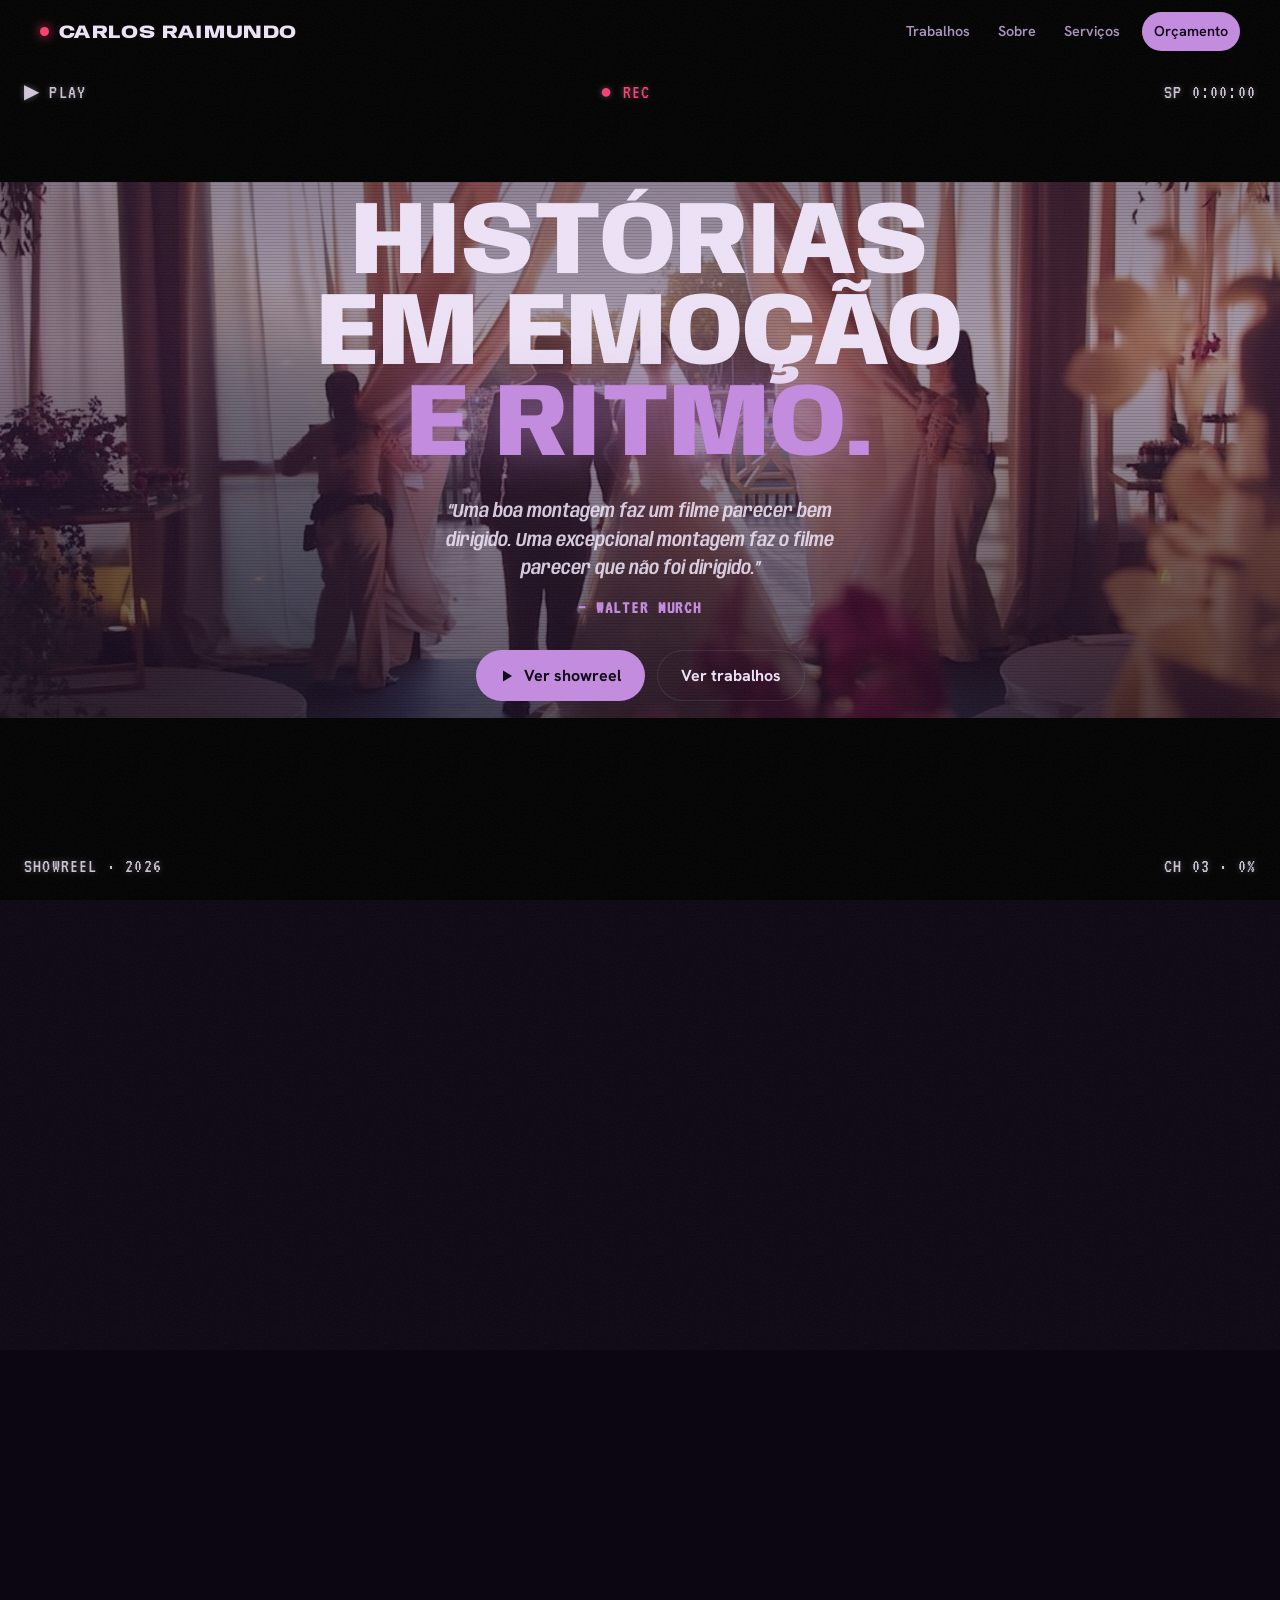
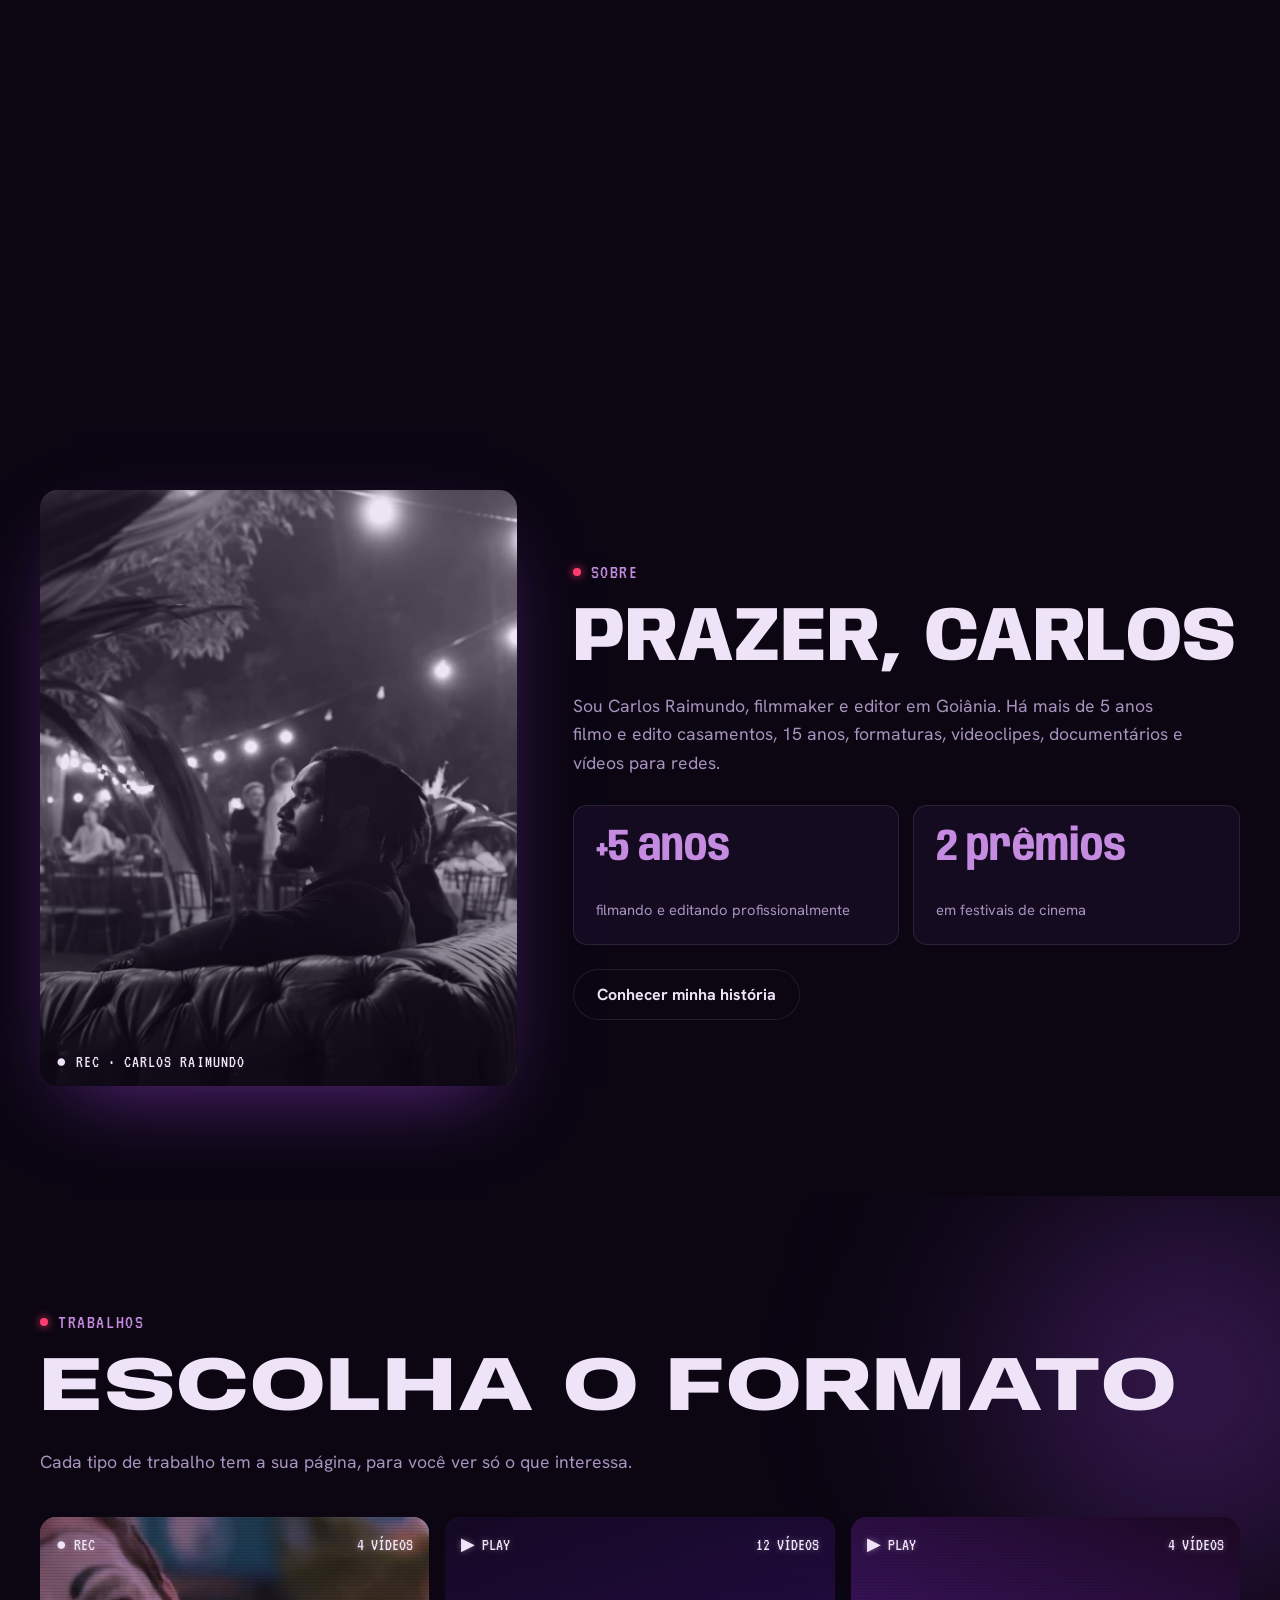
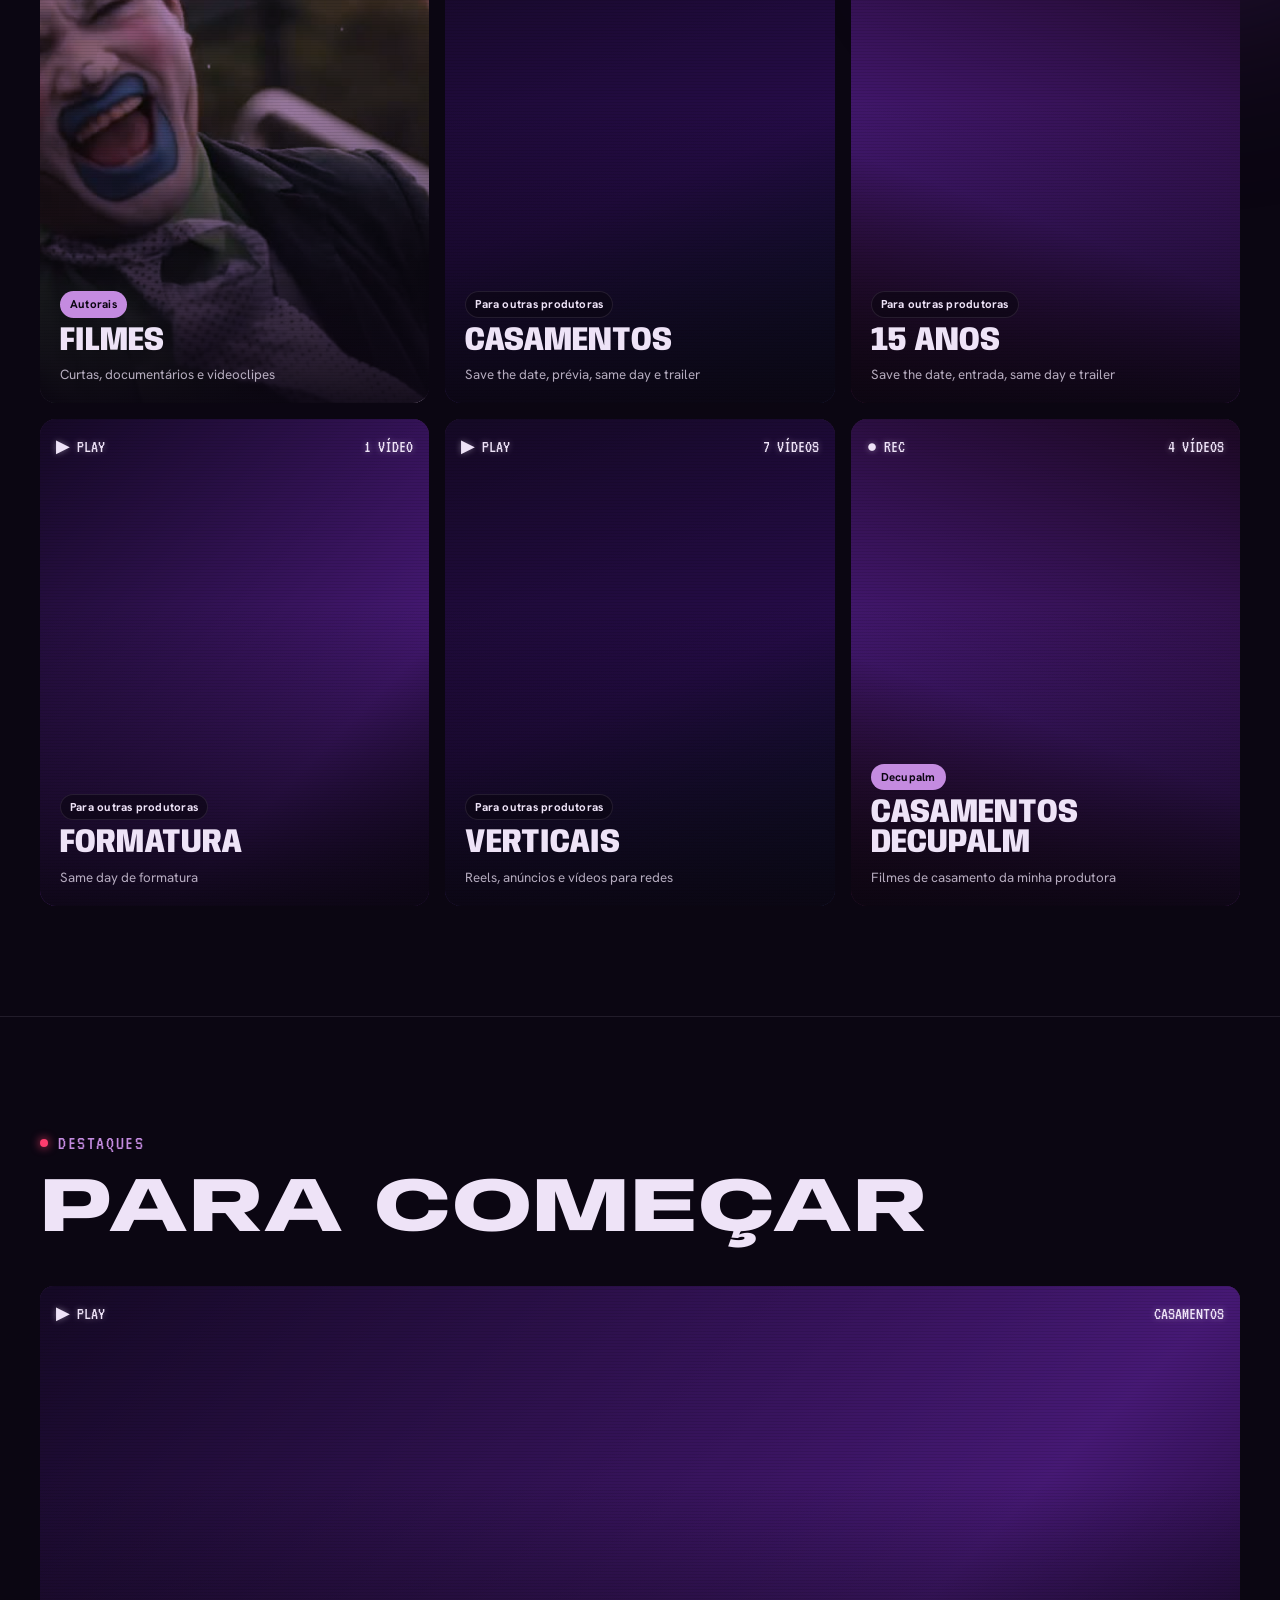
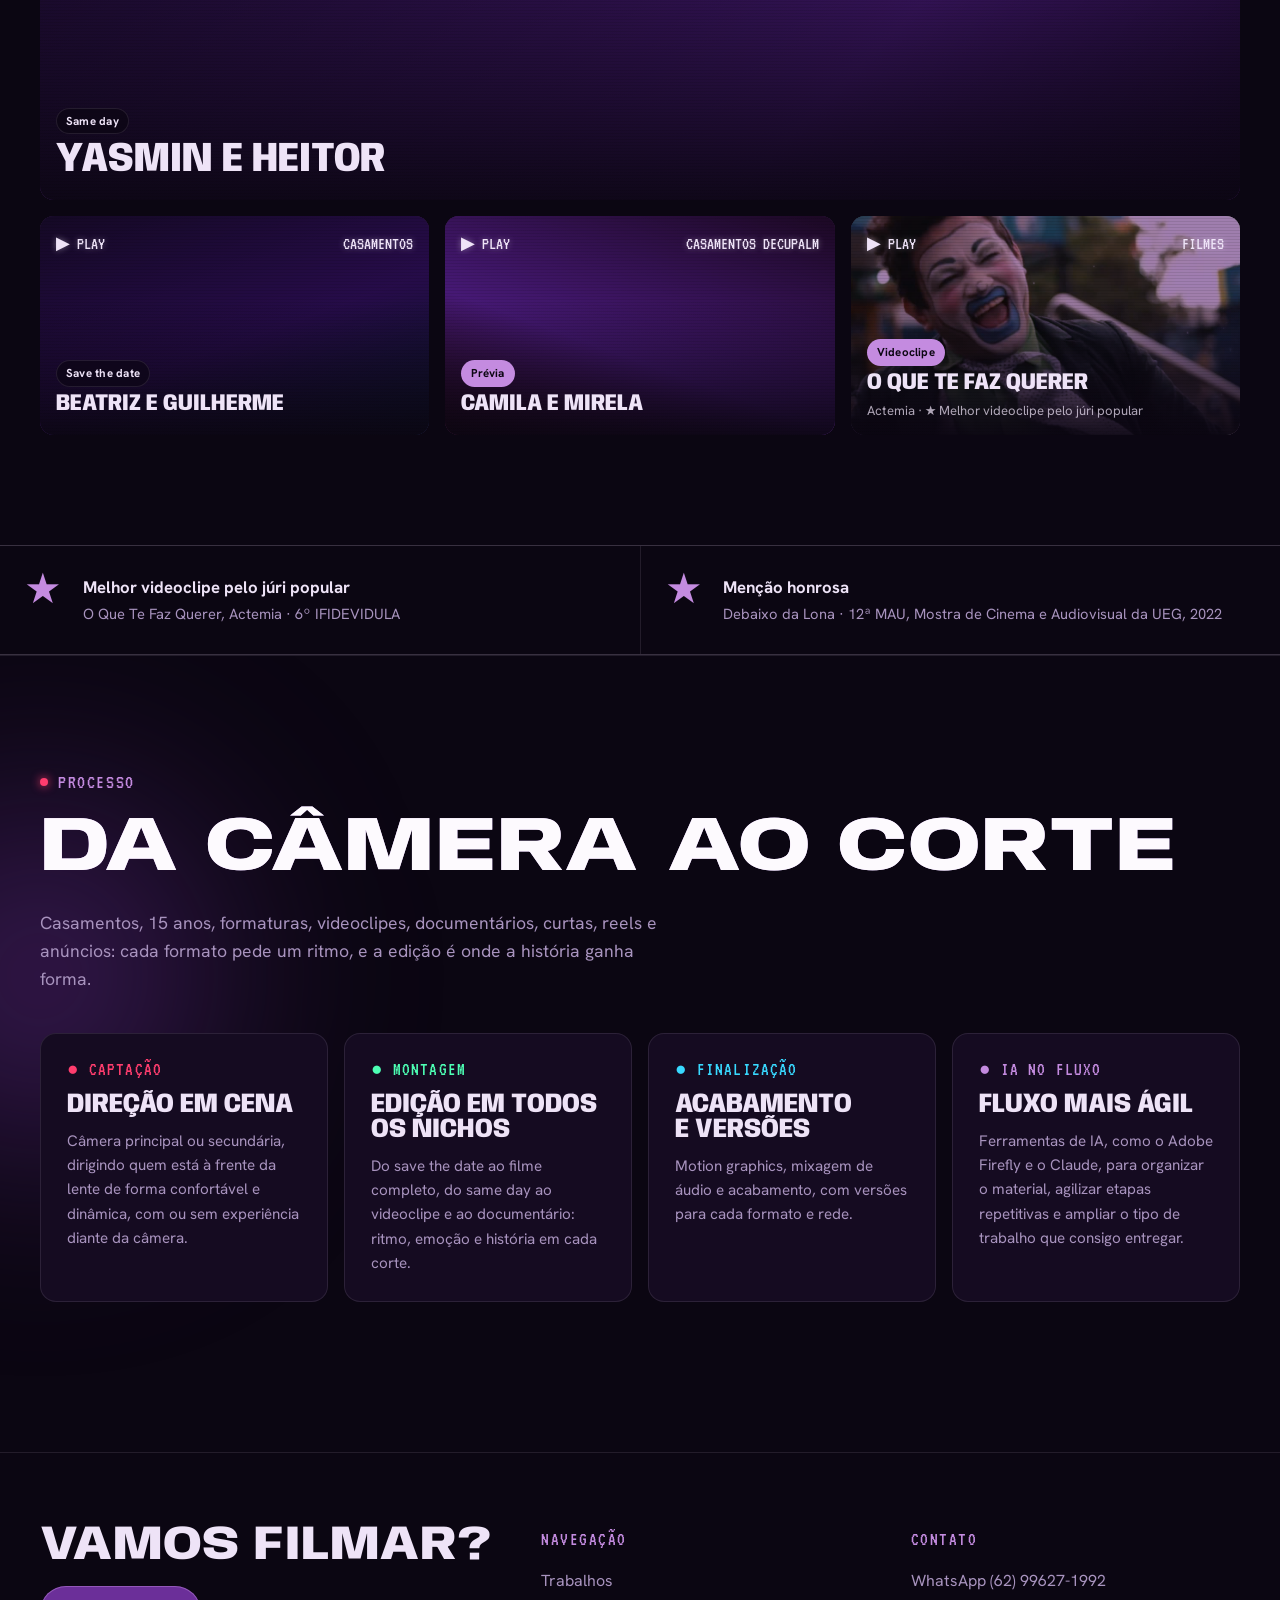
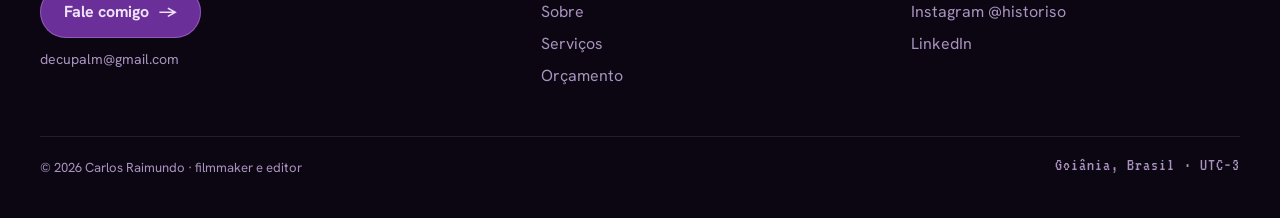
<file: index.html>
<!DOCTYPE html>
<html lang="pt-BR">
<head>
<meta charset="utf-8">
<meta name="viewport" content="width=device-width, initial-scale=1">
<title>Carlos Raimundo · Filmmaker e Editor de Vídeo em Goiânia</title>
<meta name="description" content="Filmmaker e editor de vídeo em Goiânia. Filmagem e edição de casamentos, 15 anos, formaturas, videoclipes, documentários e reels. Veja o showreel e peça seu orçamento.">
<link rel="canonical" href="https://historiso.github.io/">
<meta name="author" content="Carlos Raimundo">
<meta property="og:title" content="Carlos Raimundo · Filmmaker e Editor de Vídeo em Goiânia">
<meta property="og:description" content="Filmmaker e editor de vídeo em Goiânia. Filmagem e edição de casamentos, 15 anos, formaturas, videoclipes, documentários e reels. Veja o showreel e peça seu orçamento.">
<meta property="og:type" content="website">
<meta property="og:url" content="https://historiso.github.io/">
<meta property="og:site_name" content="Carlos Raimundo · Filmmaker e editor">
<meta property="og:locale" content="pt_BR">
<meta property="og:image" content="https://historiso.github.io/assets/img/og.jpg">
<meta property="og:image:width" content="1200">
<meta property="og:image:height" content="630">
<meta name="twitter:card" content="summary_large_image">
<meta name="theme-color" content="#0B0612">
<script type="application/ld+json">{"@context": "https://schema.org", "@graph": [{"@type": "Person", "@id": "https://historiso.github.io/#carlos", "name": "Carlos Raimundo", "alternateName": "Carlos Raimundo Macedo", "jobTitle": "Filmmaker e editor de vídeo", "url": "https://historiso.github.io/", "image": "https://historiso.github.io/assets/img/carlos.jpg", "email": "mailto:decupalm@gmail.com", "telephone": "+55-62-99627-1992", "address": {"@type": "PostalAddress", "addressLocality": "Goiânia", "addressRegion": "GO", "addressCountry": "BR"}, "alumniOf": {"@type": "CollegeOrUniversity", "name": "Universidade Estadual de Goiás (UEG)"}, "award": ["Melhor videoclipe pelo júri popular · 6º IFIDEVIDULA (O Que Te Faz Querer)", "Menção honrosa · 12ª MAU, Mostra de Cinema e Audiovisual da UEG (Debaixo da Lona)"], "knowsAbout": ["Filmagem de casamento", "Edição de vídeo", "Videoclipe", "Documentário", "Reels", "Adobe Premiere Pro"], "sameAs": ["https://www.instagram.com/historiso/", "https://www.linkedin.com/in/carlos-raimundo-b557141a5/", "https://www.youtube.com/@farpanation4559"]}, {"@type": "ProfessionalService", "@id": "https://historiso.github.io/#servico", "name": "Carlos Raimundo · Filmmaker e editor de vídeo", "url": "https://historiso.github.io/", "image": "https://historiso.github.io/assets/img/og.jpg", "telephone": "+55-62-99627-1992", "email": "decupalm@gmail.com", "founder": {"@id": "https://historiso.github.io/#carlos"}, "address": {"@type": "PostalAddress", "addressLocality": "Goiânia", "addressRegion": "GO", "addressCountry": "BR"}, "areaServed": [{"@type": "City", "name": "Goiânia"}, {"@type": "City", "name": "Aparecida de Goiânia"}, {"@type": "State", "name": "Goiás"}], "serviceType": ["Filmagem de casamento", "Filmagem de 15 anos", "Filmagem de formatura", "Videoclipe", "Documentário", "Edição de vídeo", "Reels e anúncios"], "sameAs": ["https://www.instagram.com/historiso/", "https://www.linkedin.com/in/carlos-raimundo-b557141a5/"]}, {"@type": "WebSite", "@id": "https://historiso.github.io/#site", "url": "https://historiso.github.io/", "name": "Carlos Raimundo · Filmmaker e editor", "inLanguage": "pt-BR", "publisher": {"@id": "https://historiso.github.io/#carlos"}}]}</script>
<link rel="icon" href="assets/img/favicon.png">
<link rel="preconnect" href="https://fonts.googleapis.com">
<link rel="preconnect" href="https://fonts.gstatic.com" crossorigin>
<link href="https://fonts.googleapis.com/css2?family=Anybody:wdth,wght@50..150,300..900&family=Hanken+Grotesk:wght@400;500;600;700&family=VT323&display=swap" rel="stylesheet">
<link rel="stylesheet" href="assets/css/site.css?v=5724699f">
</head>
<body>
<a class="skip" href="#conteudo">Pular para o conteúdo</a>
<header class="nav"><div class="wrap">
  <a class="brand" href="index.html" aria-label="Carlos Raimundo, início"><i aria-hidden="true"></i>Carlos Raimundo</a>
  <button class="menu-btn" aria-label="Abrir menu" aria-expanded="false"><span></span></button>
  <nav class="links" aria-label="Principal"><a href="trabalhos.html">Trabalhos</a><a href="sobre.html">Sobre</a><a href="servicos.html">Serviços</a><a class="cta" href="orcamento.html">Orçamento</a></nav>
</div></header>
<main id="conteudo">

<div class="hero-wrap">
  <section class="hero" aria-label="Apresentação">
    <div class="bg"></div><span class="scan"></span>
    <div class="bar t"></div><div class="bar b"></div>
    <div class="hud t"><span>▶ PLAY</span><span class="rec hide-sm">REC</span><span data-tc>SP 0:00:00</span></div>
    <div class="hero-copy">
      <h1><span class="sr-only">Carlos Raimundo, filmmaker e editor de vídeo em Goiânia: </span><span class="line glitch" data-text="Histórias">Histórias</span> <span class="line glitch" data-text="em emoção">em emoção</span> <span class="line acc glitch" data-text="e ritmo.">e ritmo.</span></h1>
      <blockquote class="hero-quote">“Uma boa montagem faz um filme parecer bem dirigido. Uma excepcional montagem faz o filme parecer que não foi dirigido.”<footer>— WALTER MURCH</footer></blockquote>
      <div class="actions"><button class="btn" type="button" data-reel-open><svg viewBox="0 0 14 14" width="14" height="14" aria-hidden="true"><path d="M3 1.5v11l9-5.5z" fill="currentColor"/></svg>Ver showreel</button><a class="btn ghost" href="trabalhos.html">Ver trabalhos</a></div>
    </div>
    <div class="hud b"><span class="hide-sm">SHOWREEL · 2026</span><span data-pct>CH 03 · 0%</span></div>
  </section>
</div>

<section class="sec bio-sec" aria-label="Sobre mim">
  <div class="wrap bio" data-reveal>
    <figure class="bio-photo"><img src="assets/img/carlos.jpg" alt="Carlos Raimundo, sentado num sofá de couro durante uma festa à noite, em preto e branco" loading="lazy" decoding="async" width="1000" height="1268"><figcaption class="osd">● REC · CARLOS RAIMUNDO</figcaption></figure>
    <div class="bio-text">
      <p class="eyebrow">Sobre</p>
      <h2 data-stretch><span class="glitch" data-text="Prazer, Carlos">Prazer, Carlos</span></h2>
      <p class="lede">Sou Carlos Raimundo, filmmaker e editor em Goiânia. Há mais de 5 anos filmo e edito casamentos, 15 anos, formaturas, videoclipes, documentários e vídeos para redes.</p>
      <div class="stats" data-reveal>
        <div class="stat"><b>+5 anos</b><span>filmando e editando profissionalmente</span></div>
        <div class="stat"><b>2 prêmios</b><span>em festivais de cinema</span></div>
      </div>
      <p style="margin-top:24px"><a class="btn ghost" href="sobre.html">Conhecer minha história</a></p>
    </div>
  </div>
</section>

<section class="sec">
  <div class="glow" style="width:620px;height:620px;right:-220px;top:-120px"></div>
  <div class="wrap" style="position:relative">
    <div class="head"><div><p class="eyebrow">Trabalhos</p><h2 data-stretch><span class="glitch" data-text="Escolha o formato">Escolha o formato</span></h2></div>
      <p class="lede" style="margin:0">Cada tipo de trabalho tem a sua página, para você ver só o que interessa.</p></div>
    <div class="cats" data-cats="" data-reveal></div>
  </div>
</section>

<section class="sec line">
  <div class="wrap">
    <div class="head"><div><p class="eyebrow">Destaques</p><h2 data-stretch><span class="glitch" data-text="Para começar">Para começar</span></h2></div></div>
    <div class="feature" data-featured data-reveal></div>
  </div>
</section>

<section class="awards" aria-label="Prêmios" data-reveal>
  <div class="award"><span class="osd">★</span><div><b>Melhor videoclipe pelo júri popular</b><span>O Que Te Faz Querer, Actemia · 6º IFIDEVIDULA</span></div></div>
  <div class="award"><span class="osd">★</span><div><b>Menção honrosa</b><span>Debaixo da Lona · 12ª MAU, Mostra de Cinema e Audiovisual da UEG, 2022</span></div></div>
</section>

<section class="sec line" id="processo">
  <div class="glow" style="width:560px;height:560px;left:-240px;top:40px"></div>
  <div class="wrap" style="position:relative">
    <div class="head"><div><p class="eyebrow">Processo</p><h2 data-stretch><span class="glitch" data-text="Da câmera ao corte">Da câmera ao corte</span></h2></div>
      <p class="lede" style="margin:0">Casamentos, 15 anos, formaturas, videoclipes, documentários, curtas, reels e anúncios: cada formato pede um ritmo, e a edição é onde a história ganha forma.</p></div>
    <div class="ai-grid four" data-reveal>
      <article class="ai"><span class="osd r">● CAPTAÇÃO</span><h3>Direção em cena</h3><p>Câmera principal ou secundária, dirigindo quem está à frente da lente de forma confortável e dinâmica, com ou sem experiência diante da câmera.</p></article>
      <article class="ai"><span class="osd g">● MONTAGEM</span><h3>Edição em todos os nichos</h3><p>Do save the date ao filme completo, do same day ao videoclipe e ao documentário: ritmo, emoção e história em cada corte.</p></article>
      <article class="ai"><span class="osd b">● FINALIZAÇÃO</span><h3>Acabamento e versões</h3><p>Motion graphics, mixagem de áudio e acabamento, com versões para cada formato e rede.</p></article>
      <article class="ai"><span class="osd o">● IA NO FLUXO</span><h3>Fluxo mais ágil</h3><p>Ferramentas de IA, como o Adobe Firefly e o Claude, para organizar o material, agilizar etapas repetitivas e ampliar o tipo de trabalho que consigo entregar.</p></article>
    </div>
  </div>
</section>

</main>
<footer class="site"><div class="wrap">
  <div class="foot">
    <div><p class="big">Vamos filmar?</p><p style="margin-top:18px"><a class="btn foot-cta" href="mailto:decupalm@gmail.com">Fale comigo <span aria-hidden="true">→</span></a></p><p class="foot-mail">decupalm@gmail.com</p></div>
    <div><h4>NAVEGAÇÃO</h4><ul><li><a href="trabalhos.html">Trabalhos</a></li><li><a href="sobre.html">Sobre</a></li><li><a href="servicos.html">Serviços</a></li><li><a href="orcamento.html">Orçamento</a></li></ul></div>
    <div><h4>CONTATO</h4><ul>
      <li><a href="https://wa.me/5562996271992" target="_blank" rel="noopener">WhatsApp (62) 99627-1992</a></li>
      <li><a href="https://www.instagram.com/historiso/" target="_blank" rel="noopener">Instagram @historiso</a></li>
      <li><a href="https://www.linkedin.com/in/carlos-raimundo-b557141a5/" target="_blank" rel="noopener">LinkedIn</a></li>
    </ul></div>
  </div>
  <div class="foot-bottom"><span>© 2026 Carlos Raimundo · filmmaker e editor</span><span class="osd" style="font-size:1.1rem">Goiânia, Brasil · UTC−3</span></div>
</div></footer>
<div class="reel" id="reel" role="dialog" aria-modal="true" aria-label="Showreel" hidden>
  <video muted playsinline loop preload="none"></video>
  <button class="reel-close" type="button" aria-label="Fechar">×</button>
</div>
<div class="modal" id="player" role="dialog" aria-modal="true" aria-label="Player">
  <button class="close" aria-label="Fechar">×</button>
  <div class="modal-box"><div class="player"></div><div class="modal-body"></div></div>
</div>
<script src="assets/js/data.js?v=7777b1a3"></script>
<script src="assets/js/site.js?v=b3adea27"></script>
</body>
</html>
</file>
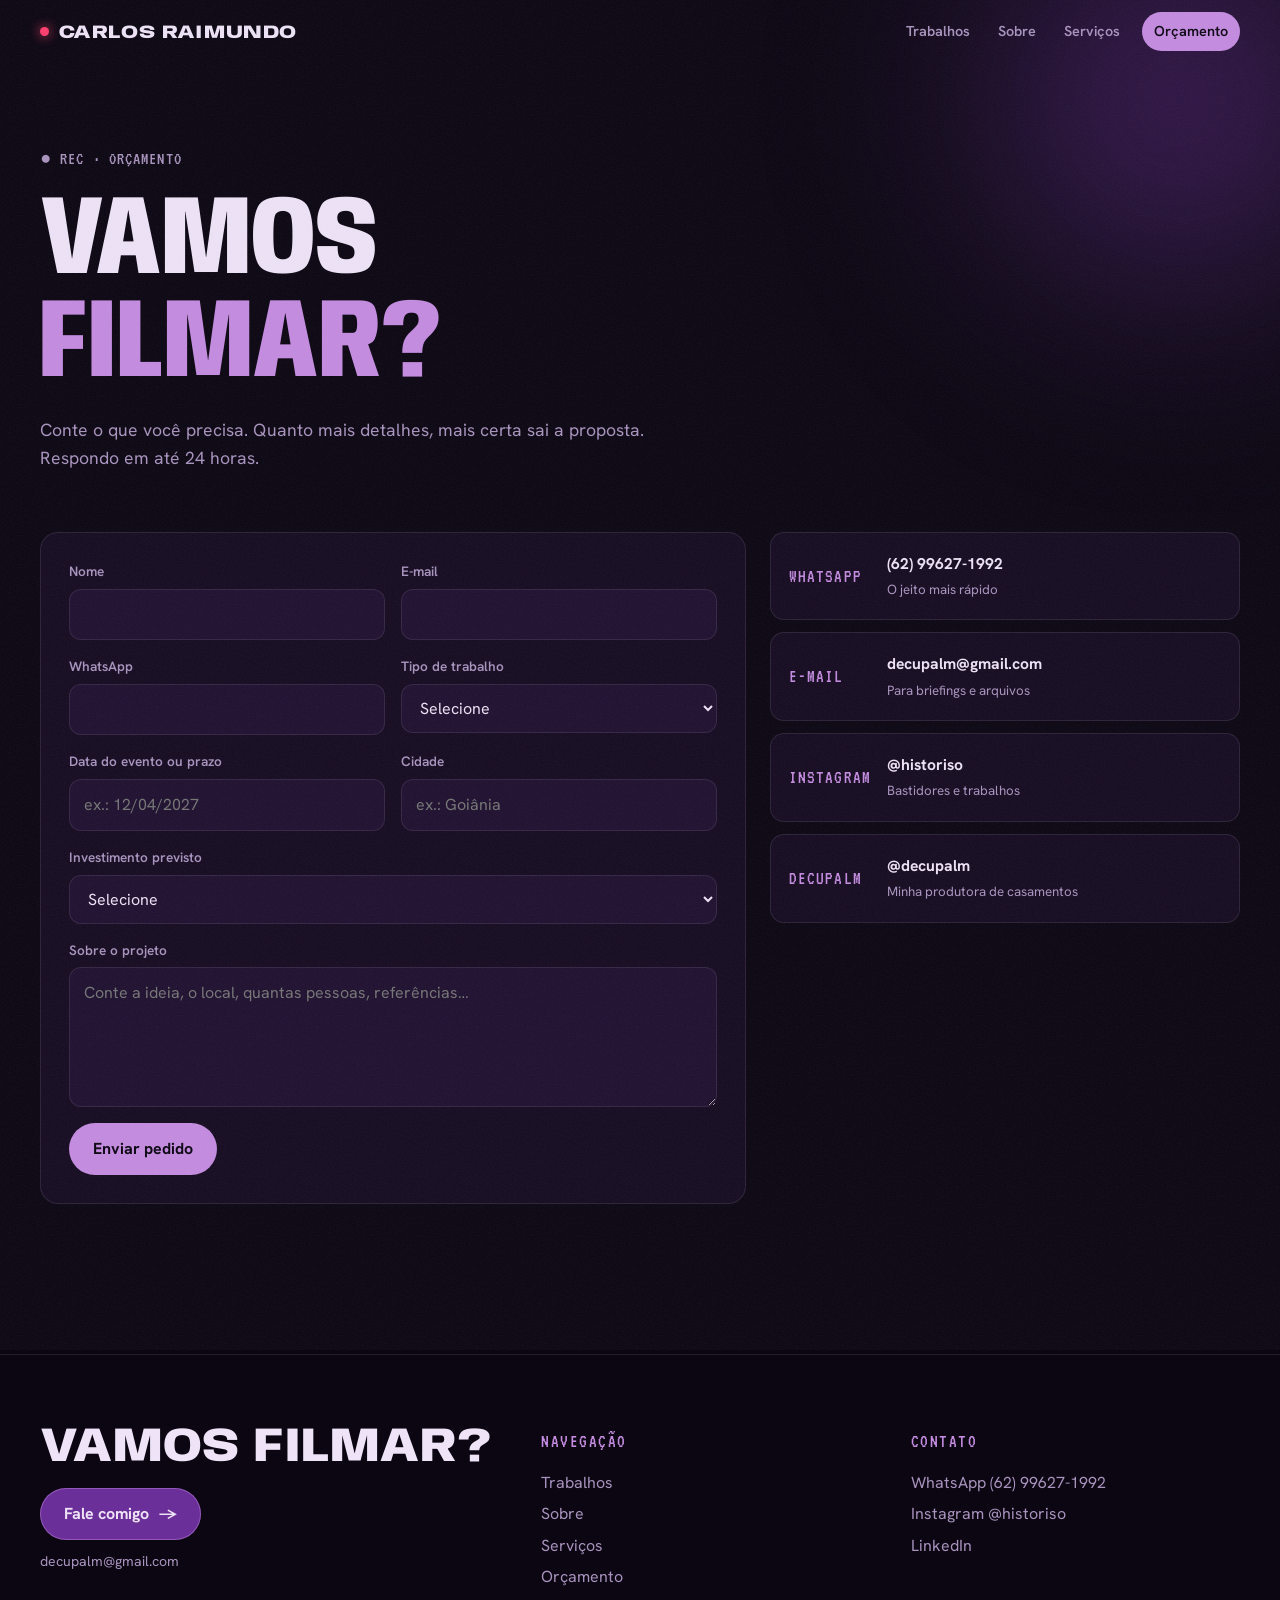
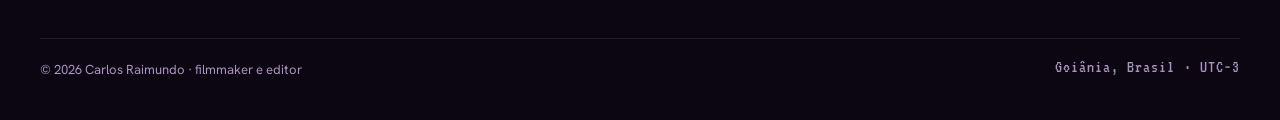
<file: orcamento.html>
<!DOCTYPE html>
<html lang="pt-BR">
<head>
<meta charset="utf-8">
<meta name="viewport" content="width=device-width, initial-scale=1">
<title>Orçamento de Filmagem e Edição · Carlos Raimundo</title>
<meta name="description" content="Peça um orçamento de filmagem ou edição de vídeo em Goiânia: casamento, 15 anos, formatura, videoclipe, documentário ou reels. Resposta em até 24 horas.">
<link rel="canonical" href="https://historiso.github.io/orcamento.html">
<meta name="author" content="Carlos Raimundo">
<meta property="og:title" content="Orçamento de Filmagem e Edição · Carlos Raimundo">
<meta property="og:description" content="Peça um orçamento de filmagem ou edição de vídeo em Goiânia: casamento, 15 anos, formatura, videoclipe, documentário ou reels. Resposta em até 24 horas.">
<meta property="og:type" content="website">
<meta property="og:url" content="https://historiso.github.io/orcamento.html">
<meta property="og:site_name" content="Carlos Raimundo · Filmmaker e editor">
<meta property="og:locale" content="pt_BR">
<meta property="og:image" content="https://historiso.github.io/assets/img/og.jpg">
<meta property="og:image:width" content="1200">
<meta property="og:image:height" content="630">
<meta name="twitter:card" content="summary_large_image">
<meta name="theme-color" content="#0B0612">
<link rel="icon" href="assets/img/favicon.png">
<link rel="preconnect" href="https://fonts.googleapis.com">
<link rel="preconnect" href="https://fonts.gstatic.com" crossorigin>
<link href="https://fonts.googleapis.com/css2?family=Anybody:wdth,wght@50..150,300..900&family=Hanken+Grotesk:wght@400;500;600;700&family=VT323&display=swap" rel="stylesheet">
<link rel="stylesheet" href="assets/css/site.css?v=5724699f">
</head>
<body>
<a class="skip" href="#conteudo">Pular para o conteúdo</a>
<header class="nav"><div class="wrap">
  <a class="brand" href="index.html" aria-label="Carlos Raimundo, início"><i aria-hidden="true"></i>Carlos Raimundo</a>
  <button class="menu-btn" aria-label="Abrir menu" aria-expanded="false"><span></span></button>
  <nav class="links" aria-label="Principal"><a href="trabalhos.html">Trabalhos</a><a href="sobre.html">Sobre</a><a href="servicos.html">Serviços</a><a class="cta" href="orcamento.html" aria-current="page">Orçamento</a></nav>
</div></header>
<main id="conteudo">

<section class="page-top">
  <div class="glow" style="width:600px;height:600px;right:-200px;top:-200px"></div>
  <div class="wrap" style="position:relative">
    <p class="crumbs">● REC · ORÇAMENTO</p>
    <h1><span class="glitch" data-text="Vamos">Vamos</span> <br><span class="acc"><span class="glitch" data-text="filmar?">filmar?</span></span></h1>
    <p class="lede">Conte o que você precisa. Quanto mais detalhes, mais certa sai a proposta. Respondo em até 24 horas.</p>
  </div>
</section>
<section class="sec" style="padding-top:20px">
  <div class="wrap quote-grid">
    <form class="form" id="quote-form" novalidate>
      <div class="field"><label for="f-nome">Nome</label><input id="f-nome" name="nome" required autocomplete="name"></div>
      <div class="field"><label for="f-email">E-mail</label><input id="f-email" name="email" type="email" required autocomplete="email"></div>
      <div class="field"><label for="f-whats">WhatsApp</label><input id="f-whats" name="whatsapp" type="tel" autocomplete="tel"></div>
      <div class="field"><label for="f-tipo">Tipo de trabalho</label><select id="f-tipo" name="tipo" required>
        <option value="">Selecione</option><option>Casamento</option><option>Pré-wedding</option><option>15 anos</option><option>Formatura</option><option>Videoclipe</option><option>Documentário ou curta</option><option>Reels e anúncios</option><option>Só edição</option><option>Outro</option></select></div>
      <div class="field"><label for="f-data">Data do evento ou prazo</label><input id="f-data" name="data" placeholder="ex.: 12/04/2027"></div>
      <div class="field"><label for="f-cidade">Cidade</label><input id="f-cidade" name="cidade" placeholder="ex.: Goiânia"></div>
      <div class="field full"><label for="f-inv">Investimento previsto</label><select id="f-inv" name="investimento">
        <option value="">Selecione</option><option>Até R$ 1.500</option><option>R$ 1.500 a R$ 3.000</option><option>R$ 3.000 a R$ 6.000</option><option>Acima de R$ 6.000</option><option>Ainda não sei</option></select></div>
      <div class="field full"><label for="f-msg">Sobre o projeto</label><textarea id="f-msg" name="mensagem" required placeholder="Conte a ideia, o local, quantas pessoas, referências…"></textarea></div>
      <input type="text" name="_honey" tabindex="-1" autocomplete="off" style="display:none" aria-hidden="true">
      <div class="full" style="display:flex;gap:16px;align-items:center;flex-wrap:wrap"><button class="btn" type="submit">Enviar pedido</button><p class="form-status" role="status"></p></div>
    </form>
    <div class="contacts">
      <a class="contact" href="https://wa.me/5562996271992" target="_blank" rel="noopener"><span class="osd">WHATSAPP</span><div><b>(62) 99627-1992</b><small>O jeito mais rápido</small></div></a>
      <a class="contact" href="mailto:decupalm@gmail.com"><span class="osd">E-MAIL</span><div><b>decupalm@gmail.com</b><small>Para briefings e arquivos</small></div></a>
      <a class="contact" href="https://www.instagram.com/historiso/" target="_blank" rel="noopener"><span class="osd">INSTAGRAM</span><div><b>@historiso</b><small>Bastidores e trabalhos</small></div></a>
      <a class="contact" href="https://www.instagram.com/decupalm/" target="_blank" rel="noopener"><span class="osd">DECUPALM</span><div><b>@decupalm</b><small>Minha produtora de casamentos</small></div></a>
    </div>
  </div>
</section>
</main>
<footer class="site"><div class="wrap">
  <div class="foot">
    <div><p class="big">Vamos filmar?</p><p style="margin-top:18px"><a class="btn foot-cta" href="mailto:decupalm@gmail.com">Fale comigo <span aria-hidden="true">→</span></a></p><p class="foot-mail">decupalm@gmail.com</p></div>
    <div><h4>NAVEGAÇÃO</h4><ul><li><a href="trabalhos.html">Trabalhos</a></li><li><a href="sobre.html">Sobre</a></li><li><a href="servicos.html">Serviços</a></li><li><a href="orcamento.html">Orçamento</a></li></ul></div>
    <div><h4>CONTATO</h4><ul>
      <li><a href="https://wa.me/5562996271992" target="_blank" rel="noopener">WhatsApp (62) 99627-1992</a></li>
      <li><a href="https://www.instagram.com/historiso/" target="_blank" rel="noopener">Instagram @historiso</a></li>
      <li><a href="https://www.linkedin.com/in/carlos-raimundo-b557141a5/" target="_blank" rel="noopener">LinkedIn</a></li>
    </ul></div>
  </div>
  <div class="foot-bottom"><span>© 2026 Carlos Raimundo · filmmaker e editor</span><span class="osd" style="font-size:1.1rem">Goiânia, Brasil · UTC−3</span></div>
</div></footer>
<div class="reel" id="reel" role="dialog" aria-modal="true" aria-label="Showreel" hidden>
  <video muted playsinline loop preload="none"></video>
  <button class="reel-close" type="button" aria-label="Fechar">×</button>
</div>
<div class="modal" id="player" role="dialog" aria-modal="true" aria-label="Player">
  <button class="close" aria-label="Fechar">×</button>
  <div class="modal-box"><div class="player"></div><div class="modal-body"></div></div>
</div>
<script src="assets/js/data.js?v=7777b1a3"></script>
<script src="assets/js/site.js?v=b3adea27"></script>
</body>
</html>
</file>
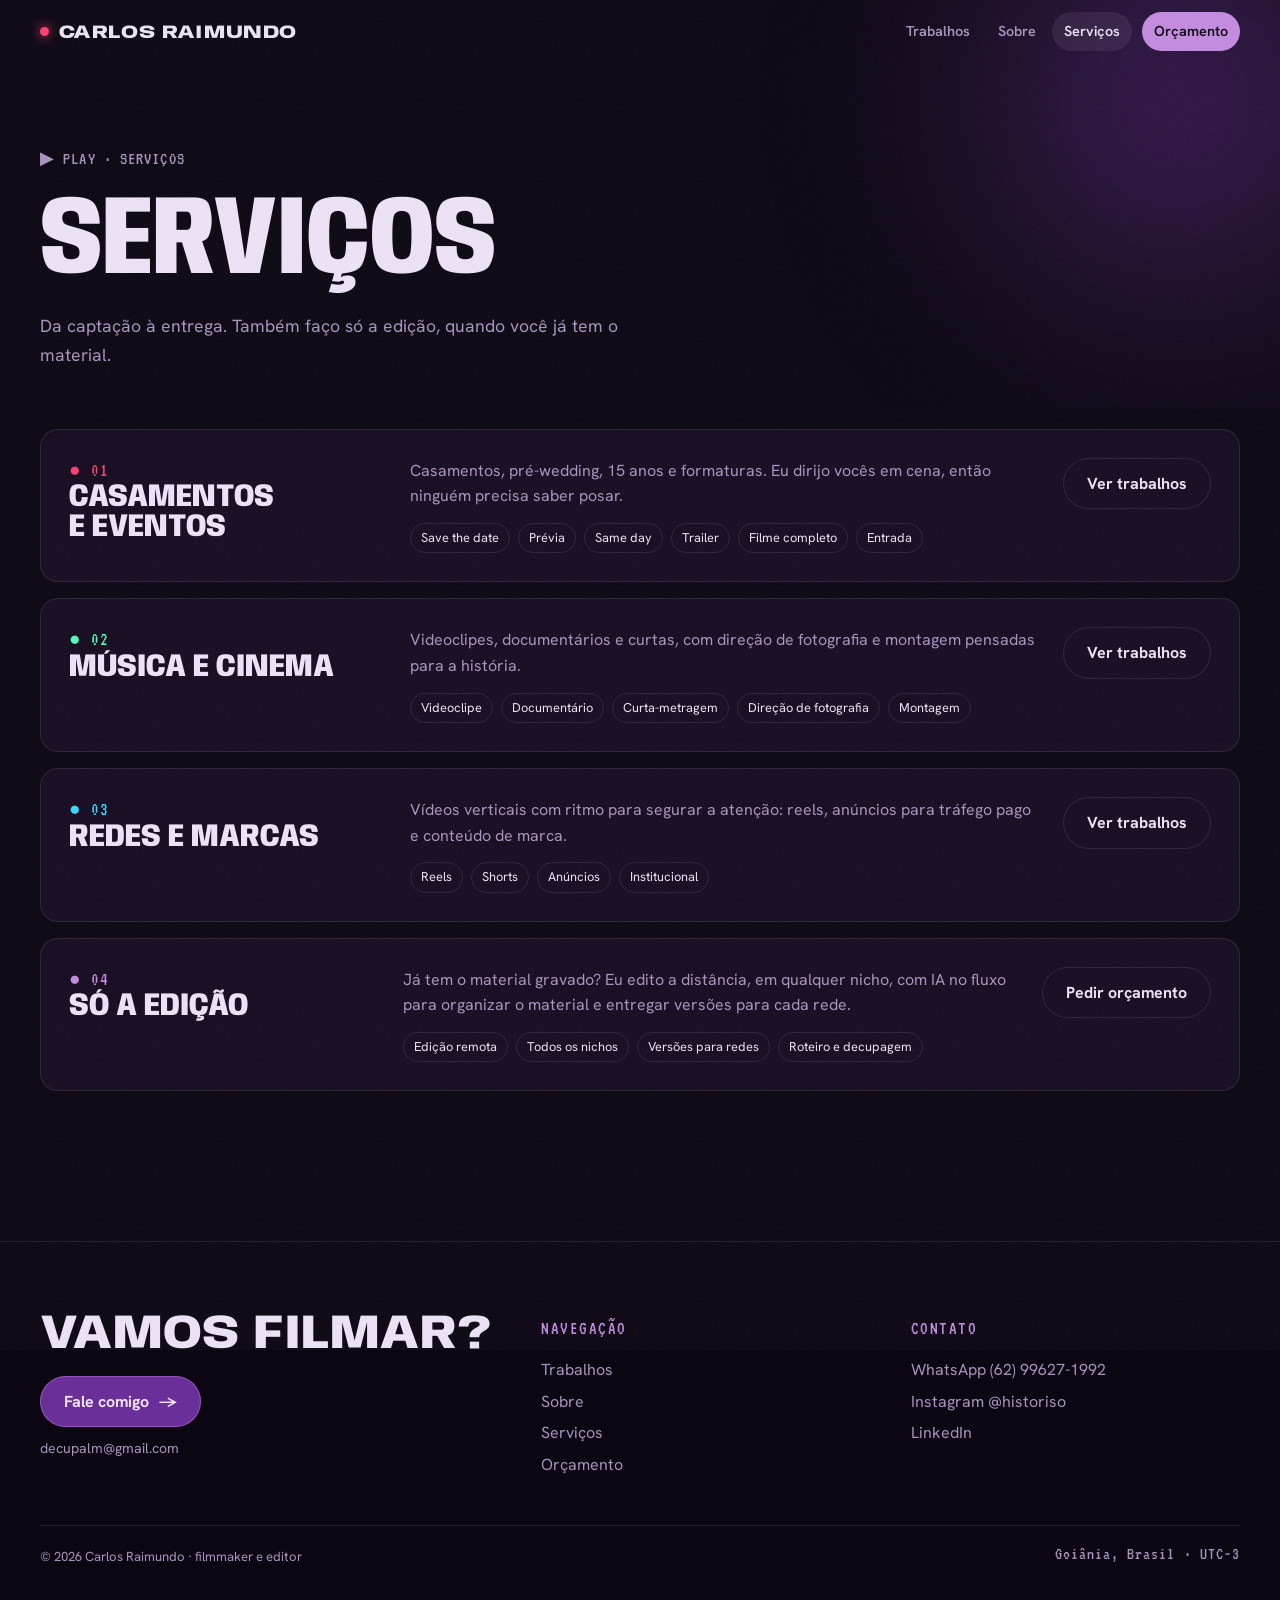
<file: servicos.html>
<!DOCTYPE html>
<html lang="pt-BR">
<head>
<meta charset="utf-8">
<meta name="viewport" content="width=device-width, initial-scale=1">
<title>Filmagem e Edição de Vídeo em Goiânia · Carlos Raimundo</title>
<meta name="description" content="Filmagem e edição de casamentos e eventos, videoclipes, documentários, reels e anúncios em Goiânia. Também faço só a edição, a distância.">
<link rel="canonical" href="https://historiso.github.io/servicos.html">
<meta name="author" content="Carlos Raimundo">
<meta property="og:title" content="Filmagem e Edição de Vídeo em Goiânia · Carlos Raimundo">
<meta property="og:description" content="Filmagem e edição de casamentos e eventos, videoclipes, documentários, reels e anúncios em Goiânia. Também faço só a edição, a distância.">
<meta property="og:type" content="website">
<meta property="og:url" content="https://historiso.github.io/servicos.html">
<meta property="og:site_name" content="Carlos Raimundo · Filmmaker e editor">
<meta property="og:locale" content="pt_BR">
<meta property="og:image" content="https://historiso.github.io/assets/img/og.jpg">
<meta property="og:image:width" content="1200">
<meta property="og:image:height" content="630">
<meta name="twitter:card" content="summary_large_image">
<meta name="theme-color" content="#0B0612">
<link rel="icon" href="assets/img/favicon.png">
<link rel="preconnect" href="https://fonts.googleapis.com">
<link rel="preconnect" href="https://fonts.gstatic.com" crossorigin>
<link href="https://fonts.googleapis.com/css2?family=Anybody:wdth,wght@50..150,300..900&family=Hanken+Grotesk:wght@400;500;600;700&family=VT323&display=swap" rel="stylesheet">
<link rel="stylesheet" href="assets/css/site.css?v=5724699f">
</head>
<body>
<a class="skip" href="#conteudo">Pular para o conteúdo</a>
<header class="nav"><div class="wrap">
  <a class="brand" href="index.html" aria-label="Carlos Raimundo, início"><i aria-hidden="true"></i>Carlos Raimundo</a>
  <button class="menu-btn" aria-label="Abrir menu" aria-expanded="false"><span></span></button>
  <nav class="links" aria-label="Principal"><a href="trabalhos.html">Trabalhos</a><a href="sobre.html">Sobre</a><a href="servicos.html" aria-current="page">Serviços</a><a class="cta" href="orcamento.html">Orçamento</a></nav>
</div></header>
<main id="conteudo">

<section class="page-top">
  <div class="glow" style="width:600px;height:600px;right:-200px;top:-200px"></div>
  <div class="wrap" style="position:relative">
    <p class="crumbs">▶ PLAY · SERVIÇOS</p>
    <h1><span class="glitch" data-text="Serviços">Serviços</span></h1>
    <p class="lede">Da captação à entrega. Também faço só a edição, quando você já tem o material.</p>
  </div>
</section>
<section class="sec" style="padding-top:20px">
  <div class="wrap services" data-reveal>
    <article class="service"><div><span class="osd" style="color:var(--ch-r);font-size:1.2rem">● 01</span><h3>Casamentos e eventos</h3></div>
      <div><p>Casamentos, pré-wedding, 15 anos e formaturas. Eu dirijo vocês em cena, então ninguém precisa saber posar.</p><div class="tags"><span>Save the date</span><span>Prévia</span><span>Same day</span><span>Trailer</span><span>Filme completo</span><span>Entrada</span></div></div>
      <a class="btn ghost" href="trabalhos-casamentos.html">Ver trabalhos</a></article>
    <article class="service"><div><span class="osd" style="color:var(--ch-g);font-size:1.2rem">● 02</span><h3>Música e cinema</h3></div>
      <div><p>Videoclipes, documentários e curtas, com direção de fotografia e montagem pensadas para a história.</p><div class="tags"><span>Videoclipe</span><span>Documentário</span><span>Curta-metragem</span><span>Direção de fotografia</span><span>Montagem</span></div></div>
      <a class="btn ghost" href="trabalhos-filmes.html">Ver trabalhos</a></article>
    <article class="service"><div><span class="osd" style="color:var(--ch-b);font-size:1.2rem">● 03</span><h3>Redes e marcas</h3></div>
      <div><p>Vídeos verticais com ritmo para segurar a atenção: reels, anúncios para tráfego pago e conteúdo de marca.</p><div class="tags"><span>Reels</span><span>Shorts</span><span>Anúncios</span><span>Institucional</span></div></div>
      <a class="btn ghost" href="trabalhos-verticais.html">Ver trabalhos</a></article>
    <article class="service"><div><span class="osd" style="color:var(--orchid);font-size:1.2rem">● 04</span><h3>Só a edição</h3></div>
      <div><p>Já tem o material gravado? Eu edito a distância, em qualquer nicho, com IA no fluxo para organizar o material e entregar versões para cada rede.</p><div class="tags"><span>Edição remota</span><span>Todos os nichos</span><span>Versões para redes</span><span>Roteiro e decupagem</span></div></div>
      <a class="btn ghost" href="orcamento.html">Pedir orçamento</a></article>
  </div>
</section>
</main>
<footer class="site"><div class="wrap">
  <div class="foot">
    <div><p class="big">Vamos filmar?</p><p style="margin-top:18px"><a class="btn foot-cta" href="mailto:decupalm@gmail.com">Fale comigo <span aria-hidden="true">→</span></a></p><p class="foot-mail">decupalm@gmail.com</p></div>
    <div><h4>NAVEGAÇÃO</h4><ul><li><a href="trabalhos.html">Trabalhos</a></li><li><a href="sobre.html">Sobre</a></li><li><a href="servicos.html">Serviços</a></li><li><a href="orcamento.html">Orçamento</a></li></ul></div>
    <div><h4>CONTATO</h4><ul>
      <li><a href="https://wa.me/5562996271992" target="_blank" rel="noopener">WhatsApp (62) 99627-1992</a></li>
      <li><a href="https://www.instagram.com/historiso/" target="_blank" rel="noopener">Instagram @historiso</a></li>
      <li><a href="https://www.linkedin.com/in/carlos-raimundo-b557141a5/" target="_blank" rel="noopener">LinkedIn</a></li>
    </ul></div>
  </div>
  <div class="foot-bottom"><span>© 2026 Carlos Raimundo · filmmaker e editor</span><span class="osd" style="font-size:1.1rem">Goiânia, Brasil · UTC−3</span></div>
</div></footer>
<div class="reel" id="reel" role="dialog" aria-modal="true" aria-label="Showreel" hidden>
  <video muted playsinline loop preload="none"></video>
  <button class="reel-close" type="button" aria-label="Fechar">×</button>
</div>
<div class="modal" id="player" role="dialog" aria-modal="true" aria-label="Player">
  <button class="close" aria-label="Fechar">×</button>
  <div class="modal-box"><div class="player"></div><div class="modal-body"></div></div>
</div>
<script src="assets/js/data.js?v=7777b1a3"></script>
<script src="assets/js/site.js?v=b3adea27"></script>
</body>
</html>
</file>
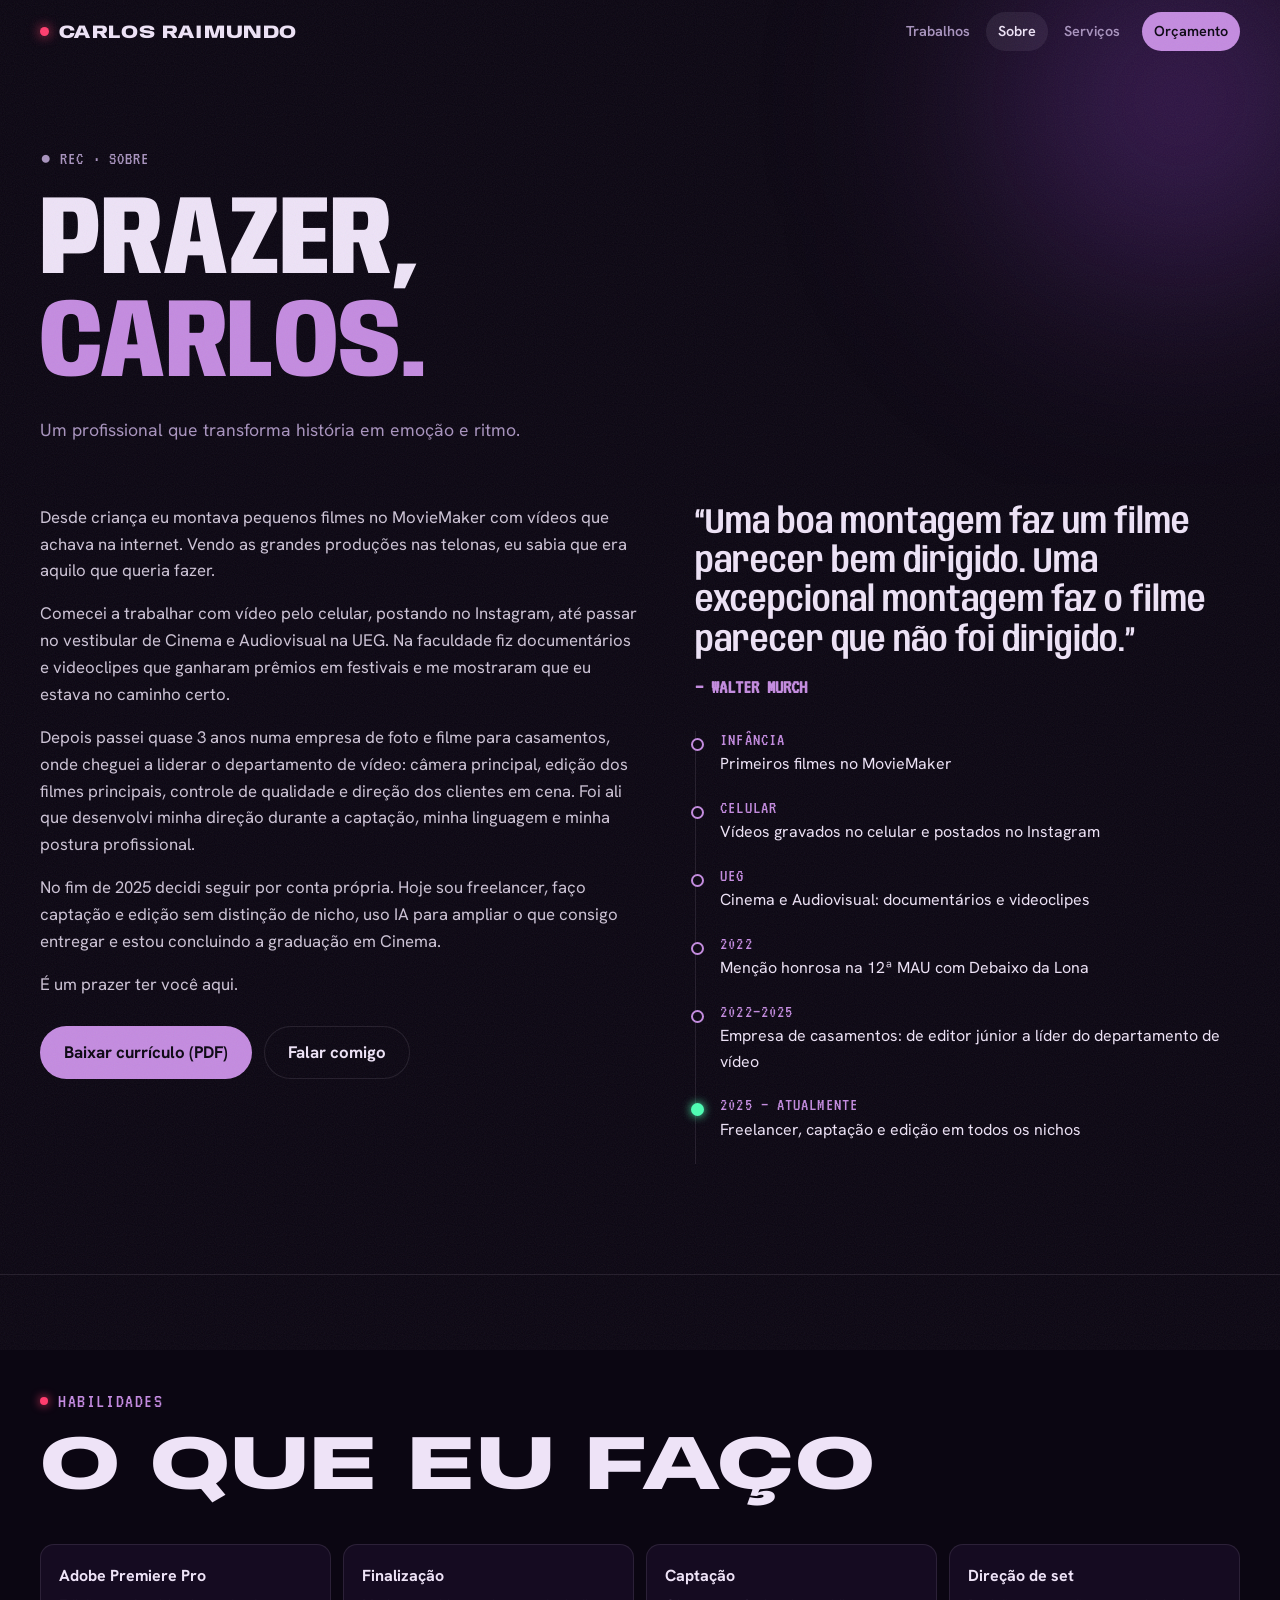
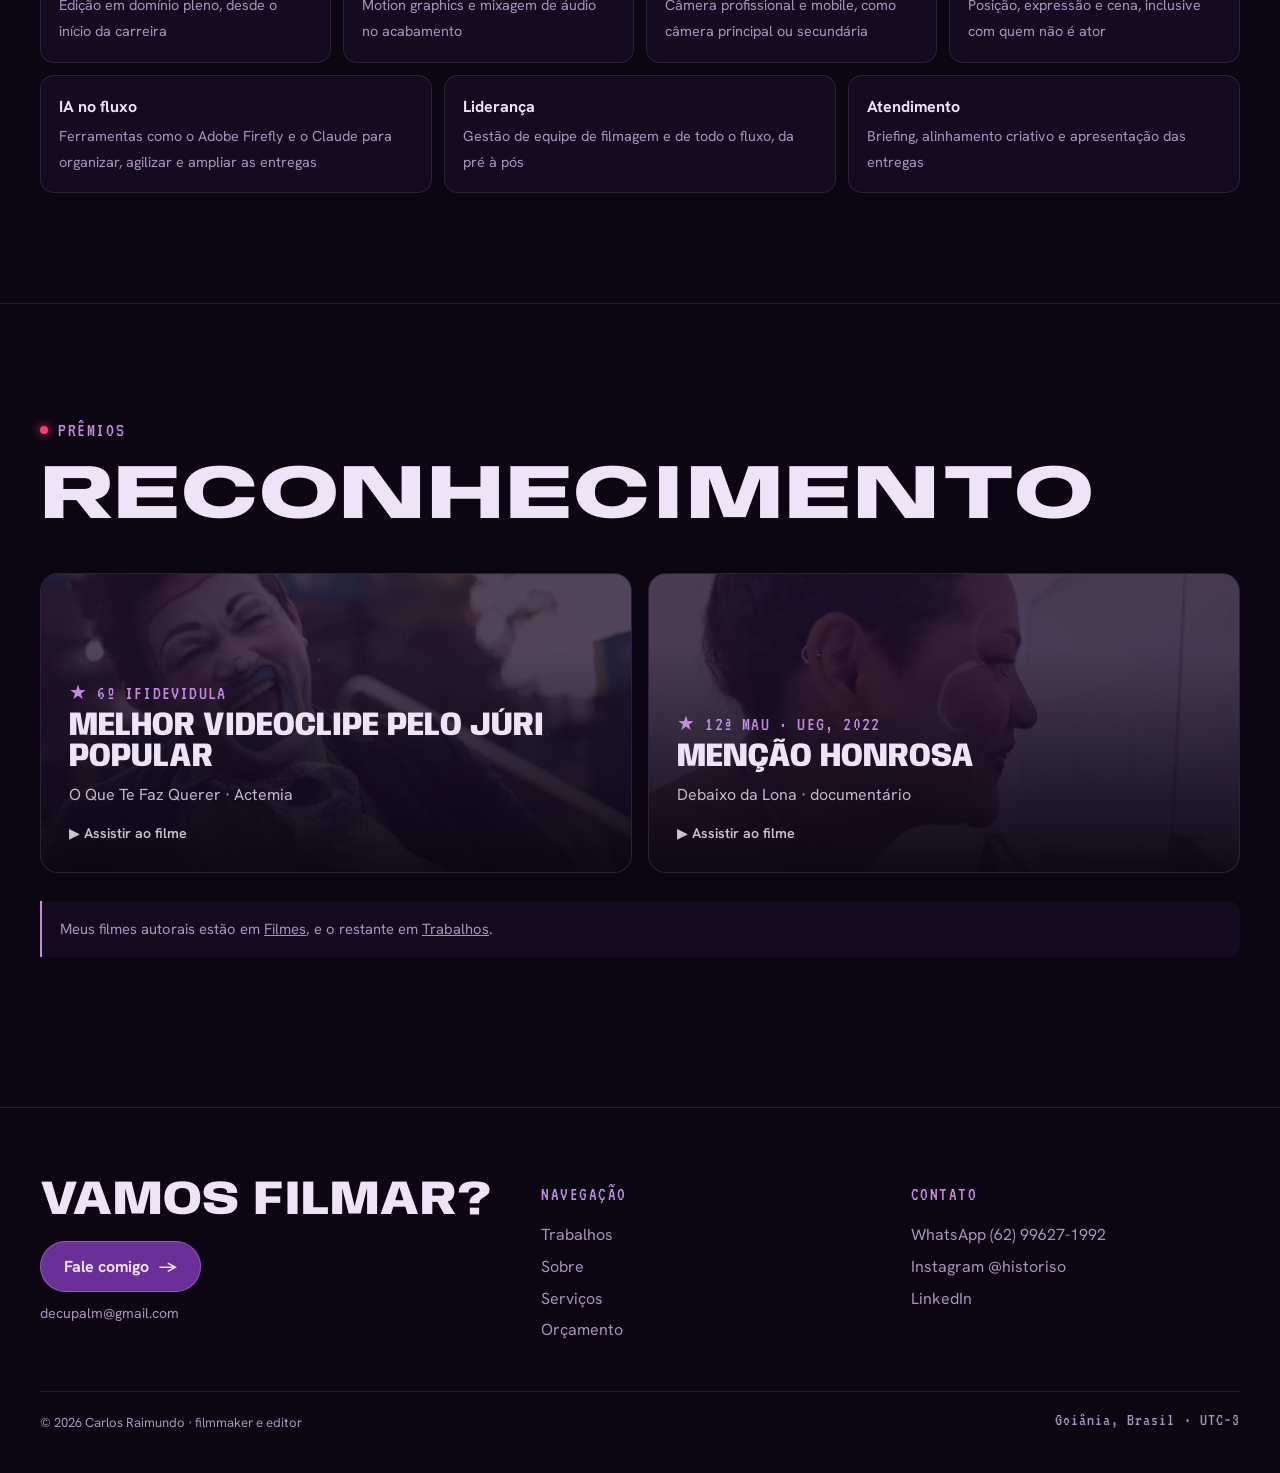
<file: sobre.html>
<!DOCTYPE html>
<html lang="pt-BR">
<head>
<meta charset="utf-8">
<meta name="viewport" content="width=device-width, initial-scale=1">
<title>Sobre Carlos Raimundo · Filmmaker e Editor em Goiânia</title>
<meta name="description" content="Carlos Raimundo, filmmaker e editor de vídeo em Goiânia. Cinema e Audiovisual na UEG, mais de 5 anos de mercado e dois prêmios em festivais.">
<link rel="canonical" href="https://historiso.github.io/sobre.html">
<meta name="author" content="Carlos Raimundo">
<meta property="og:title" content="Sobre Carlos Raimundo · Filmmaker e Editor em Goiânia">
<meta property="og:description" content="Carlos Raimundo, filmmaker e editor de vídeo em Goiânia. Cinema e Audiovisual na UEG, mais de 5 anos de mercado e dois prêmios em festivais.">
<meta property="og:type" content="website">
<meta property="og:url" content="https://historiso.github.io/sobre.html">
<meta property="og:site_name" content="Carlos Raimundo · Filmmaker e editor">
<meta property="og:locale" content="pt_BR">
<meta property="og:image" content="https://historiso.github.io/assets/img/og.jpg">
<meta property="og:image:width" content="1200">
<meta property="og:image:height" content="630">
<meta name="twitter:card" content="summary_large_image">
<meta name="theme-color" content="#0B0612">
<link rel="icon" href="assets/img/favicon.png">
<link rel="preconnect" href="https://fonts.googleapis.com">
<link rel="preconnect" href="https://fonts.gstatic.com" crossorigin>
<link href="https://fonts.googleapis.com/css2?family=Anybody:wdth,wght@50..150,300..900&family=Hanken+Grotesk:wght@400;500;600;700&family=VT323&display=swap" rel="stylesheet">
<link rel="stylesheet" href="assets/css/site.css?v=5724699f">
</head>
<body>
<a class="skip" href="#conteudo">Pular para o conteúdo</a>
<header class="nav"><div class="wrap">
  <a class="brand" href="index.html" aria-label="Carlos Raimundo, início"><i aria-hidden="true"></i>Carlos Raimundo</a>
  <button class="menu-btn" aria-label="Abrir menu" aria-expanded="false"><span></span></button>
  <nav class="links" aria-label="Principal"><a href="trabalhos.html">Trabalhos</a><a href="sobre.html" aria-current="page">Sobre</a><a href="servicos.html">Serviços</a><a class="cta" href="orcamento.html">Orçamento</a></nav>
</div></header>
<main id="conteudo">

<section class="page-top">
  <div class="glow" style="width:600px;height:600px;right:-200px;top:-200px"></div>
  <div class="wrap" style="position:relative">
    <p class="crumbs">● REC · SOBRE</p>
    <h1><span class="glitch" data-text="Prazer,">Prazer,</span> <br><span class="acc"><span class="glitch" data-text="Carlos.">Carlos.</span></span></h1>
    <p class="lede">Um profissional que transforma história em emoção e ritmo.</p>
  </div>
</section>
<section class="sec" style="padding-top:20px">
  <div class="wrap about">
    <div class="story">
      <p>Desde criança eu montava pequenos filmes no MovieMaker com vídeos que achava na internet. Vendo as grandes produções nas telonas, eu sabia que era aquilo que queria fazer.</p>
      <p>Comecei a trabalhar com vídeo pelo celular, postando no Instagram, até passar no vestibular de Cinema e Audiovisual na UEG. Na faculdade fiz documentários e videoclipes que ganharam prêmios em festivais e me mostraram que eu estava no caminho certo.</p>
      <p>Depois passei quase 3 anos numa empresa de foto e filme para casamentos, onde cheguei a liderar o departamento de vídeo: câmera principal, edição dos filmes principais, controle de qualidade e direção dos clientes em cena. Foi ali que desenvolvi minha direção durante a captação, minha linguagem e minha postura profissional.</p>
      <p>No fim de 2025 decidi seguir por conta própria. Hoje sou freelancer, faço captação e edição sem distinção de nicho, uso IA para ampliar o que consigo entregar e estou concluindo a graduação em Cinema.</p>
      <p>É um prazer ter você aqui.</p>
      <p style="margin-top:28px;display:flex;gap:12px;flex-wrap:wrap"><a class="btn" href="carlos-raimundo-curriculo.pdf" target="_blank" rel="noopener">Baixar currículo (PDF)</a><a class="btn ghost" href="orcamento.html">Falar comigo</a></p>
    </div>
    <div>
      <blockquote>“Uma boa montagem faz um filme parecer bem dirigido. Uma excepcional montagem faz o filme parecer que não foi dirigido.”<footer>— WALTER MURCH</footer></blockquote>
      <ol class="timeline" data-reveal>
        <li><span class="osd">INFÂNCIA</span>Primeiros filmes no MovieMaker</li>
        <li><span class="osd">CELULAR</span>Vídeos gravados no celular e postados no Instagram</li>
        <li><span class="osd">UEG</span>Cinema e Audiovisual: documentários e videoclipes</li>
        <li><span class="osd">2022</span>Menção honrosa na 12ª MAU com Debaixo da Lona</li>
        <li><span class="osd">2022–2025</span>Empresa de casamentos: de editor júnior a líder do departamento de vídeo</li>
        <li><span class="osd">2025 – ATUALMENTE</span>Freelancer, captação e edição em todos os nichos</li>
      </ol>
    </div>
  </div>
</section>
<section class="sec line">
  <div class="wrap">
    <div class="head"><div><p class="eyebrow">Habilidades</p><h2 data-stretch><span class="glitch" data-text="O que eu faço">O que eu faço</span></h2></div></div>
    <div class="skills" data-balance="230" data-reveal>
      <div class="skill"><b>Adobe Premiere Pro</b><span>Edição em domínio pleno, desde o início da carreira</span></div>
      <div class="skill"><b>Finalização</b><span>Motion graphics e mixagem de áudio no acabamento</span></div>
      <div class="skill"><b>Captação</b><span>Câmera profissional e mobile, como câmera principal ou secundária</span></div>
      <div class="skill"><b>Direção de set</b><span>Posição, expressão e cena, inclusive com quem não é ator</span></div>
      <div class="skill"><b>IA no fluxo</b><span>Ferramentas como o Adobe Firefly e o Claude para organizar, agilizar e ampliar as entregas</span></div>
      <div class="skill"><b>Liderança</b><span>Gestão de equipe de filmagem e de todo o fluxo, da pré à pós</span></div>
      <div class="skill"><b>Atendimento</b><span>Briefing, alinhamento criativo e apresentação das entregas</span></div>
    </div>
  </div>
</section>
<section class="sec line">
  <div class="wrap">
    <div class="head"><div><p class="eyebrow">Prêmios</p><h2 data-stretch><span class="glitch" data-text="Reconhecimento">Reconhecimento</span></h2></div></div>
    <div class="award-cards" data-reveal>
      <button class="award-card" type="button" data-play="tiFgOgUHBwo" aria-label="Assistir O Que Te Faz Querer, melhor videoclipe pelo júri popular">
        <img src="assets/img/premio-o-que-te-faz-querer.jpg" alt="" loading="lazy" decoding="async">
        <span class="award-body"><span class="osd">★ 6º IFIDEVIDULA</span><b>Melhor videoclipe pelo júri popular</b><span class="award-film">O Que Te Faz Querer · Actemia</span><span class="award-cta">▶ Assistir ao filme</span></span>
      </button>
      <button class="award-card" type="button" data-play="65ni2V6kw5w" aria-label="Assistir Debaixo da Lona, menção honrosa na 12ª MAU">
        <img src="assets/img/premio-debaixo-da-lona.jpg" alt="" loading="lazy" decoding="async">
        <span class="award-body"><span class="osd">★ 12ª MAU · UEG, 2022</span><b>Menção honrosa</b><span class="award-film">Debaixo da Lona · documentário</span><span class="award-cta">▶ Assistir ao filme</span></span>
      </button>
    </div>
  </div>
  <div class="wrap"><p class="note-box">Meus filmes autorais estão em <a href="trabalhos-filmes.html">Filmes</a>, e o restante em <a href="trabalhos.html">Trabalhos</a>.</p></div>
</section>
</main>
<footer class="site"><div class="wrap">
  <div class="foot">
    <div><p class="big">Vamos filmar?</p><p style="margin-top:18px"><a class="btn foot-cta" href="mailto:decupalm@gmail.com">Fale comigo <span aria-hidden="true">→</span></a></p><p class="foot-mail">decupalm@gmail.com</p></div>
    <div><h4>NAVEGAÇÃO</h4><ul><li><a href="trabalhos.html">Trabalhos</a></li><li><a href="sobre.html">Sobre</a></li><li><a href="servicos.html">Serviços</a></li><li><a href="orcamento.html">Orçamento</a></li></ul></div>
    <div><h4>CONTATO</h4><ul>
      <li><a href="https://wa.me/5562996271992" target="_blank" rel="noopener">WhatsApp (62) 99627-1992</a></li>
      <li><a href="https://www.instagram.com/historiso/" target="_blank" rel="noopener">Instagram @historiso</a></li>
      <li><a href="https://www.linkedin.com/in/carlos-raimundo-b557141a5/" target="_blank" rel="noopener">LinkedIn</a></li>
    </ul></div>
  </div>
  <div class="foot-bottom"><span>© 2026 Carlos Raimundo · filmmaker e editor</span><span class="osd" style="font-size:1.1rem">Goiânia, Brasil · UTC−3</span></div>
</div></footer>
<div class="reel" id="reel" role="dialog" aria-modal="true" aria-label="Showreel" hidden>
  <video muted playsinline loop preload="none"></video>
  <button class="reel-close" type="button" aria-label="Fechar">×</button>
</div>
<div class="modal" id="player" role="dialog" aria-modal="true" aria-label="Player">
  <button class="close" aria-label="Fechar">×</button>
  <div class="modal-box"><div class="player"></div><div class="modal-body"></div></div>
</div>
<script src="assets/js/data.js?v=7777b1a3"></script>
<script src="assets/js/site.js?v=b3adea27"></script>
</body>
</html>
</file>
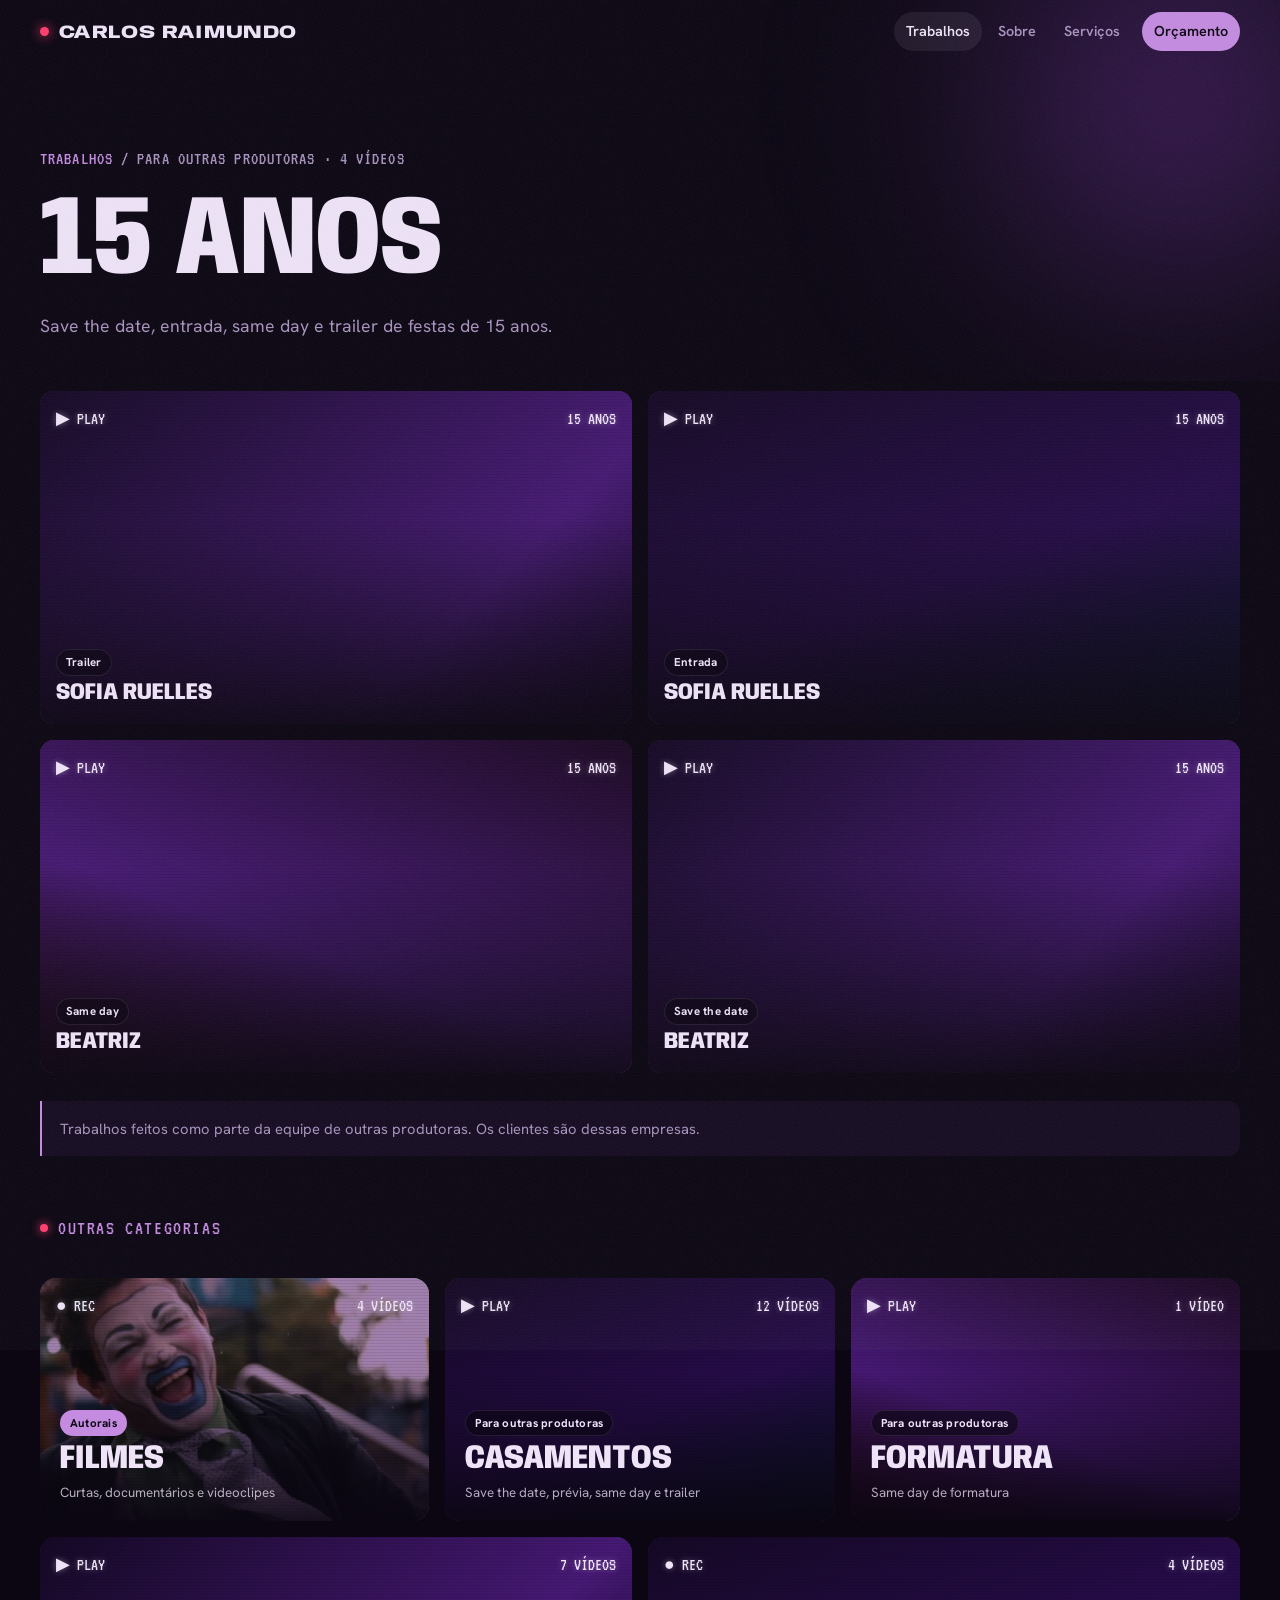
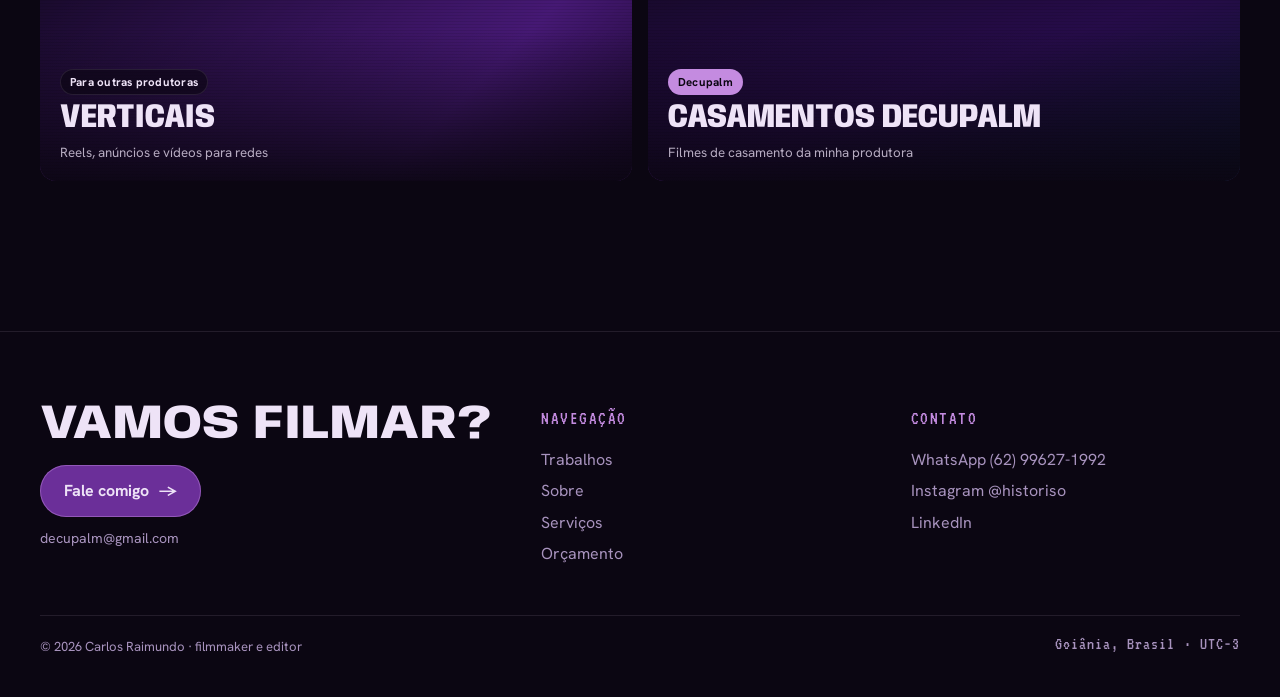
<file: trabalhos-15-anos.html>
<!DOCTYPE html>
<html lang="pt-BR">
<head>
<meta charset="utf-8">
<meta name="viewport" content="width=device-width, initial-scale=1">
<title>Filmes de 15 Anos em Goiânia · Carlos Raimundo</title>
<meta name="description" content="Save the date, entrada, same day e trailer de festas de 15 anos filmados e editados por Carlos Raimundo em Goiânia.">
<link rel="canonical" href="https://historiso.github.io/trabalhos-15-anos.html">
<meta name="author" content="Carlos Raimundo">
<meta property="og:title" content="Filmes de 15 Anos em Goiânia · Carlos Raimundo">
<meta property="og:description" content="Save the date, entrada, same day e trailer de festas de 15 anos filmados e editados por Carlos Raimundo em Goiânia.">
<meta property="og:type" content="website">
<meta property="og:url" content="https://historiso.github.io/trabalhos-15-anos.html">
<meta property="og:site_name" content="Carlos Raimundo · Filmmaker e editor">
<meta property="og:locale" content="pt_BR">
<meta property="og:image" content="https://historiso.github.io/assets/img/og.jpg">
<meta property="og:image:width" content="1200">
<meta property="og:image:height" content="630">
<meta name="twitter:card" content="summary_large_image">
<meta name="theme-color" content="#0B0612">
<link rel="icon" href="assets/img/favicon.png">
<link rel="preconnect" href="https://fonts.googleapis.com">
<link rel="preconnect" href="https://fonts.gstatic.com" crossorigin>
<link href="https://fonts.googleapis.com/css2?family=Anybody:wdth,wght@50..150,300..900&family=Hanken+Grotesk:wght@400;500;600;700&family=VT323&display=swap" rel="stylesheet">
<link rel="stylesheet" href="assets/css/site.css?v=5724699f">
</head>
<body>
<a class="skip" href="#conteudo">Pular para o conteúdo</a>
<header class="nav"><div class="wrap">
  <a class="brand" href="index.html" aria-label="Carlos Raimundo, início"><i aria-hidden="true"></i>Carlos Raimundo</a>
  <button class="menu-btn" aria-label="Abrir menu" aria-expanded="false"><span></span></button>
  <nav class="links" aria-label="Principal"><a href="trabalhos.html" aria-current="page">Trabalhos</a><a href="sobre.html">Sobre</a><a href="servicos.html">Serviços</a><a class="cta" href="orcamento.html">Orçamento</a></nav>
</div></header>
<main id="conteudo">

<section class="page-top">
  <div class="glow" style="width:600px;height:600px;right:-200px;top:-200px"></div>
  <div class="wrap" style="position:relative">
    <p class="crumbs"><a href="trabalhos.html">TRABALHOS</a> / PARA OUTRAS PRODUTORAS · <span data-count></span></p>
    
    <h1><span class="glitch" data-text="15 anos">15 anos</span></h1>
    <p class="lede">Save the date, entrada, same day e trailer de festas de 15 anos.</p>
  </div>
</section>
<section class="sec" style="padding-top:10px">
  <div class="wrap">
    <div class="grid" data-grid="quinze" data-reveal></div>
    <p class="note-box">Trabalhos feitos como parte da equipe de outras produtoras. Os clientes são dessas empresas.</p>
    <div class="head" style="margin:56px 0 18px"><div><p class="eyebrow">Outras categorias</p></div></div>
    <div class="cats" data-cats="" data-exclude="quinze" data-wide></div>
  </div>
</section>
</main>
<footer class="site"><div class="wrap">
  <div class="foot">
    <div><p class="big">Vamos filmar?</p><p style="margin-top:18px"><a class="btn foot-cta" href="mailto:decupalm@gmail.com">Fale comigo <span aria-hidden="true">→</span></a></p><p class="foot-mail">decupalm@gmail.com</p></div>
    <div><h4>NAVEGAÇÃO</h4><ul><li><a href="trabalhos.html">Trabalhos</a></li><li><a href="sobre.html">Sobre</a></li><li><a href="servicos.html">Serviços</a></li><li><a href="orcamento.html">Orçamento</a></li></ul></div>
    <div><h4>CONTATO</h4><ul>
      <li><a href="https://wa.me/5562996271992" target="_blank" rel="noopener">WhatsApp (62) 99627-1992</a></li>
      <li><a href="https://www.instagram.com/historiso/" target="_blank" rel="noopener">Instagram @historiso</a></li>
      <li><a href="https://www.linkedin.com/in/carlos-raimundo-b557141a5/" target="_blank" rel="noopener">LinkedIn</a></li>
    </ul></div>
  </div>
  <div class="foot-bottom"><span>© 2026 Carlos Raimundo · filmmaker e editor</span><span class="osd" style="font-size:1.1rem">Goiânia, Brasil · UTC−3</span></div>
</div></footer>
<div class="reel" id="reel" role="dialog" aria-modal="true" aria-label="Showreel" hidden>
  <video muted playsinline loop preload="none"></video>
  <button class="reel-close" type="button" aria-label="Fechar">×</button>
</div>
<div class="modal" id="player" role="dialog" aria-modal="true" aria-label="Player">
  <button class="close" aria-label="Fechar">×</button>
  <div class="modal-box"><div class="player"></div><div class="modal-body"></div></div>
</div>
<script src="assets/js/data.js?v=7777b1a3"></script>
<script src="assets/js/site.js?v=b3adea27"></script>
</body>
</html>
</file>
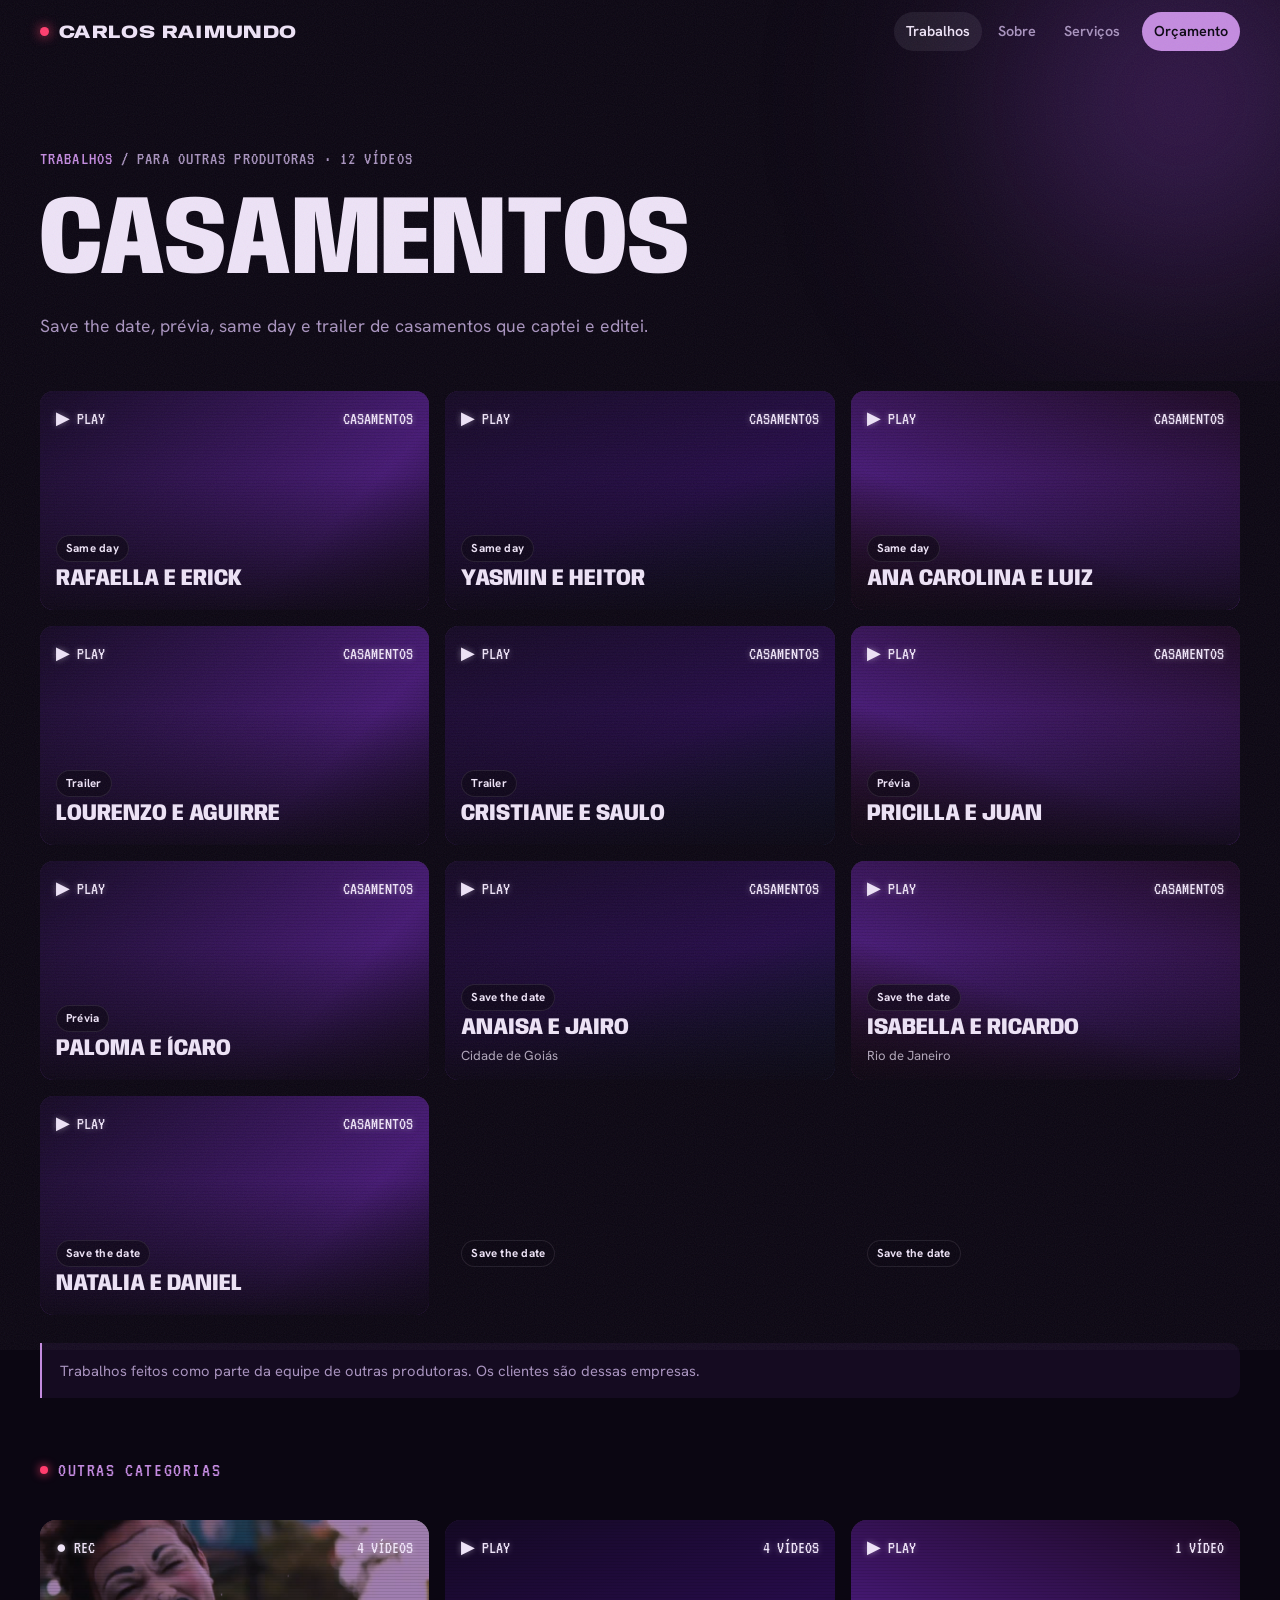
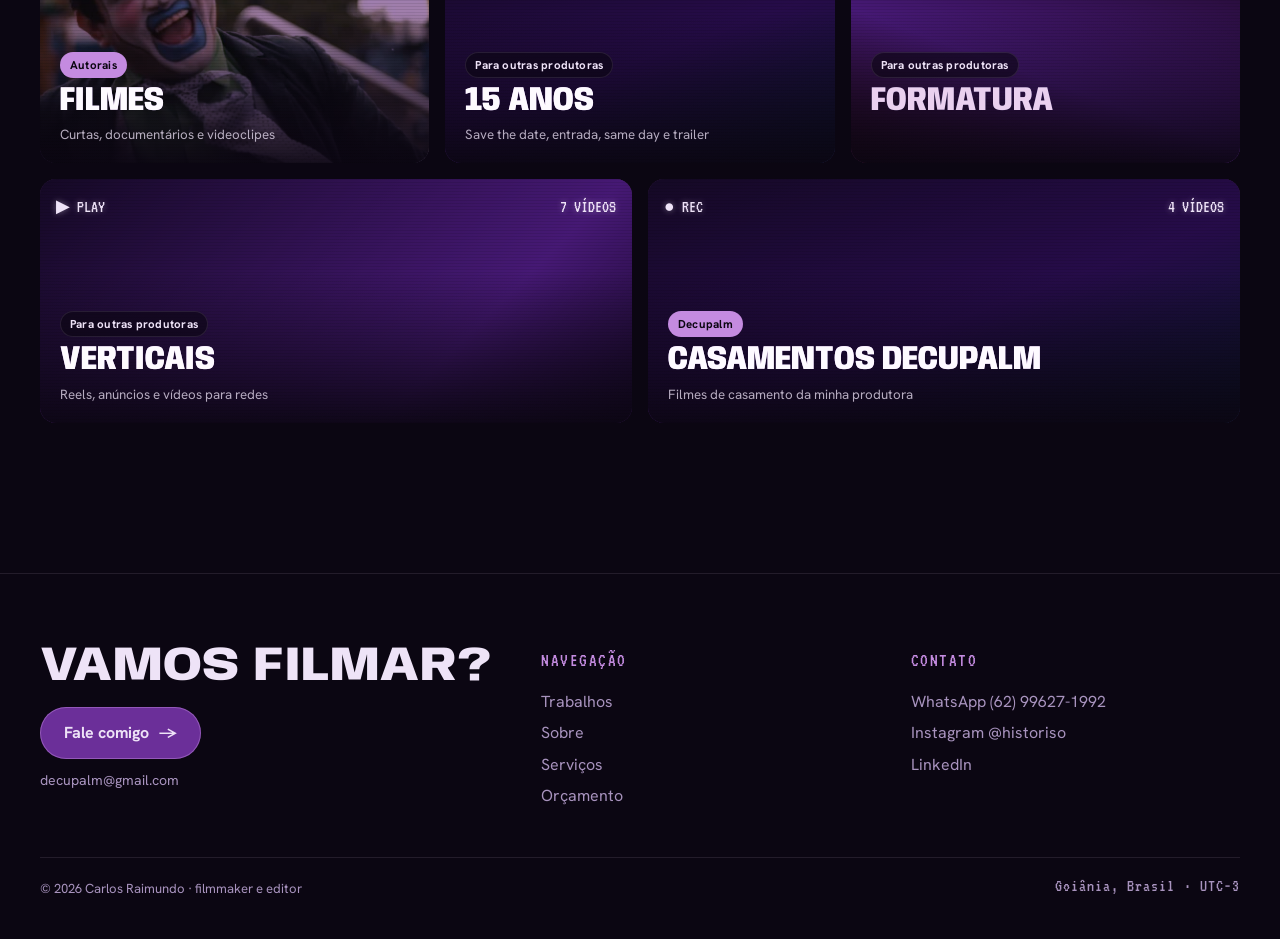
<file: trabalhos-casamentos.html>
<!DOCTYPE html>
<html lang="pt-BR">
<head>
<meta charset="utf-8">
<meta name="viewport" content="width=device-width, initial-scale=1">
<title>Filmes de Casamento em Goiânia · Carlos Raimundo</title>
<meta name="description" content="Save the date, prévia, same day e trailer de casamentos filmados e editados por Carlos Raimundo, filmmaker em Goiânia.">
<link rel="canonical" href="https://historiso.github.io/trabalhos-casamentos.html">
<meta name="author" content="Carlos Raimundo">
<meta property="og:title" content="Filmes de Casamento em Goiânia · Carlos Raimundo">
<meta property="og:description" content="Save the date, prévia, same day e trailer de casamentos filmados e editados por Carlos Raimundo, filmmaker em Goiânia.">
<meta property="og:type" content="website">
<meta property="og:url" content="https://historiso.github.io/trabalhos-casamentos.html">
<meta property="og:site_name" content="Carlos Raimundo · Filmmaker e editor">
<meta property="og:locale" content="pt_BR">
<meta property="og:image" content="https://historiso.github.io/assets/img/og.jpg">
<meta property="og:image:width" content="1200">
<meta property="og:image:height" content="630">
<meta name="twitter:card" content="summary_large_image">
<meta name="theme-color" content="#0B0612">
<link rel="icon" href="assets/img/favicon.png">
<link rel="preconnect" href="https://fonts.googleapis.com">
<link rel="preconnect" href="https://fonts.gstatic.com" crossorigin>
<link href="https://fonts.googleapis.com/css2?family=Anybody:wdth,wght@50..150,300..900&family=Hanken+Grotesk:wght@400;500;600;700&family=VT323&display=swap" rel="stylesheet">
<link rel="stylesheet" href="assets/css/site.css?v=5724699f">
</head>
<body>
<a class="skip" href="#conteudo">Pular para o conteúdo</a>
<header class="nav"><div class="wrap">
  <a class="brand" href="index.html" aria-label="Carlos Raimundo, início"><i aria-hidden="true"></i>Carlos Raimundo</a>
  <button class="menu-btn" aria-label="Abrir menu" aria-expanded="false"><span></span></button>
  <nav class="links" aria-label="Principal"><a href="trabalhos.html" aria-current="page">Trabalhos</a><a href="sobre.html">Sobre</a><a href="servicos.html">Serviços</a><a class="cta" href="orcamento.html">Orçamento</a></nav>
</div></header>
<main id="conteudo">

<section class="page-top">
  <div class="glow" style="width:600px;height:600px;right:-200px;top:-200px"></div>
  <div class="wrap" style="position:relative">
    <p class="crumbs"><a href="trabalhos.html">TRABALHOS</a> / PARA OUTRAS PRODUTORAS · <span data-count></span></p>
    
    <h1><span class="glitch" data-text="Casamentos">Casamentos</span></h1>
    <p class="lede">Save the date, prévia, same day e trailer de casamentos que captei e editei.</p>
  </div>
</section>
<section class="sec" style="padding-top:10px">
  <div class="wrap">
    <div class="grid" data-grid="casamentos" data-reveal></div>
    <p class="note-box">Trabalhos feitos como parte da equipe de outras produtoras. Os clientes são dessas empresas.</p>
    <div class="head" style="margin:56px 0 18px"><div><p class="eyebrow">Outras categorias</p></div></div>
    <div class="cats" data-cats="" data-exclude="casamentos" data-wide></div>
  </div>
</section>
</main>
<footer class="site"><div class="wrap">
  <div class="foot">
    <div><p class="big">Vamos filmar?</p><p style="margin-top:18px"><a class="btn foot-cta" href="mailto:decupalm@gmail.com">Fale comigo <span aria-hidden="true">→</span></a></p><p class="foot-mail">decupalm@gmail.com</p></div>
    <div><h4>NAVEGAÇÃO</h4><ul><li><a href="trabalhos.html">Trabalhos</a></li><li><a href="sobre.html">Sobre</a></li><li><a href="servicos.html">Serviços</a></li><li><a href="orcamento.html">Orçamento</a></li></ul></div>
    <div><h4>CONTATO</h4><ul>
      <li><a href="https://wa.me/5562996271992" target="_blank" rel="noopener">WhatsApp (62) 99627-1992</a></li>
      <li><a href="https://www.instagram.com/historiso/" target="_blank" rel="noopener">Instagram @historiso</a></li>
      <li><a href="https://www.linkedin.com/in/carlos-raimundo-b557141a5/" target="_blank" rel="noopener">LinkedIn</a></li>
    </ul></div>
  </div>
  <div class="foot-bottom"><span>© 2026 Carlos Raimundo · filmmaker e editor</span><span class="osd" style="font-size:1.1rem">Goiânia, Brasil · UTC−3</span></div>
</div></footer>
<div class="reel" id="reel" role="dialog" aria-modal="true" aria-label="Showreel" hidden>
  <video muted playsinline loop preload="none"></video>
  <button class="reel-close" type="button" aria-label="Fechar">×</button>
</div>
<div class="modal" id="player" role="dialog" aria-modal="true" aria-label="Player">
  <button class="close" aria-label="Fechar">×</button>
  <div class="modal-box"><div class="player"></div><div class="modal-body"></div></div>
</div>
<script src="assets/js/data.js?v=7777b1a3"></script>
<script src="assets/js/site.js?v=b3adea27"></script>
</body>
</html>
</file>
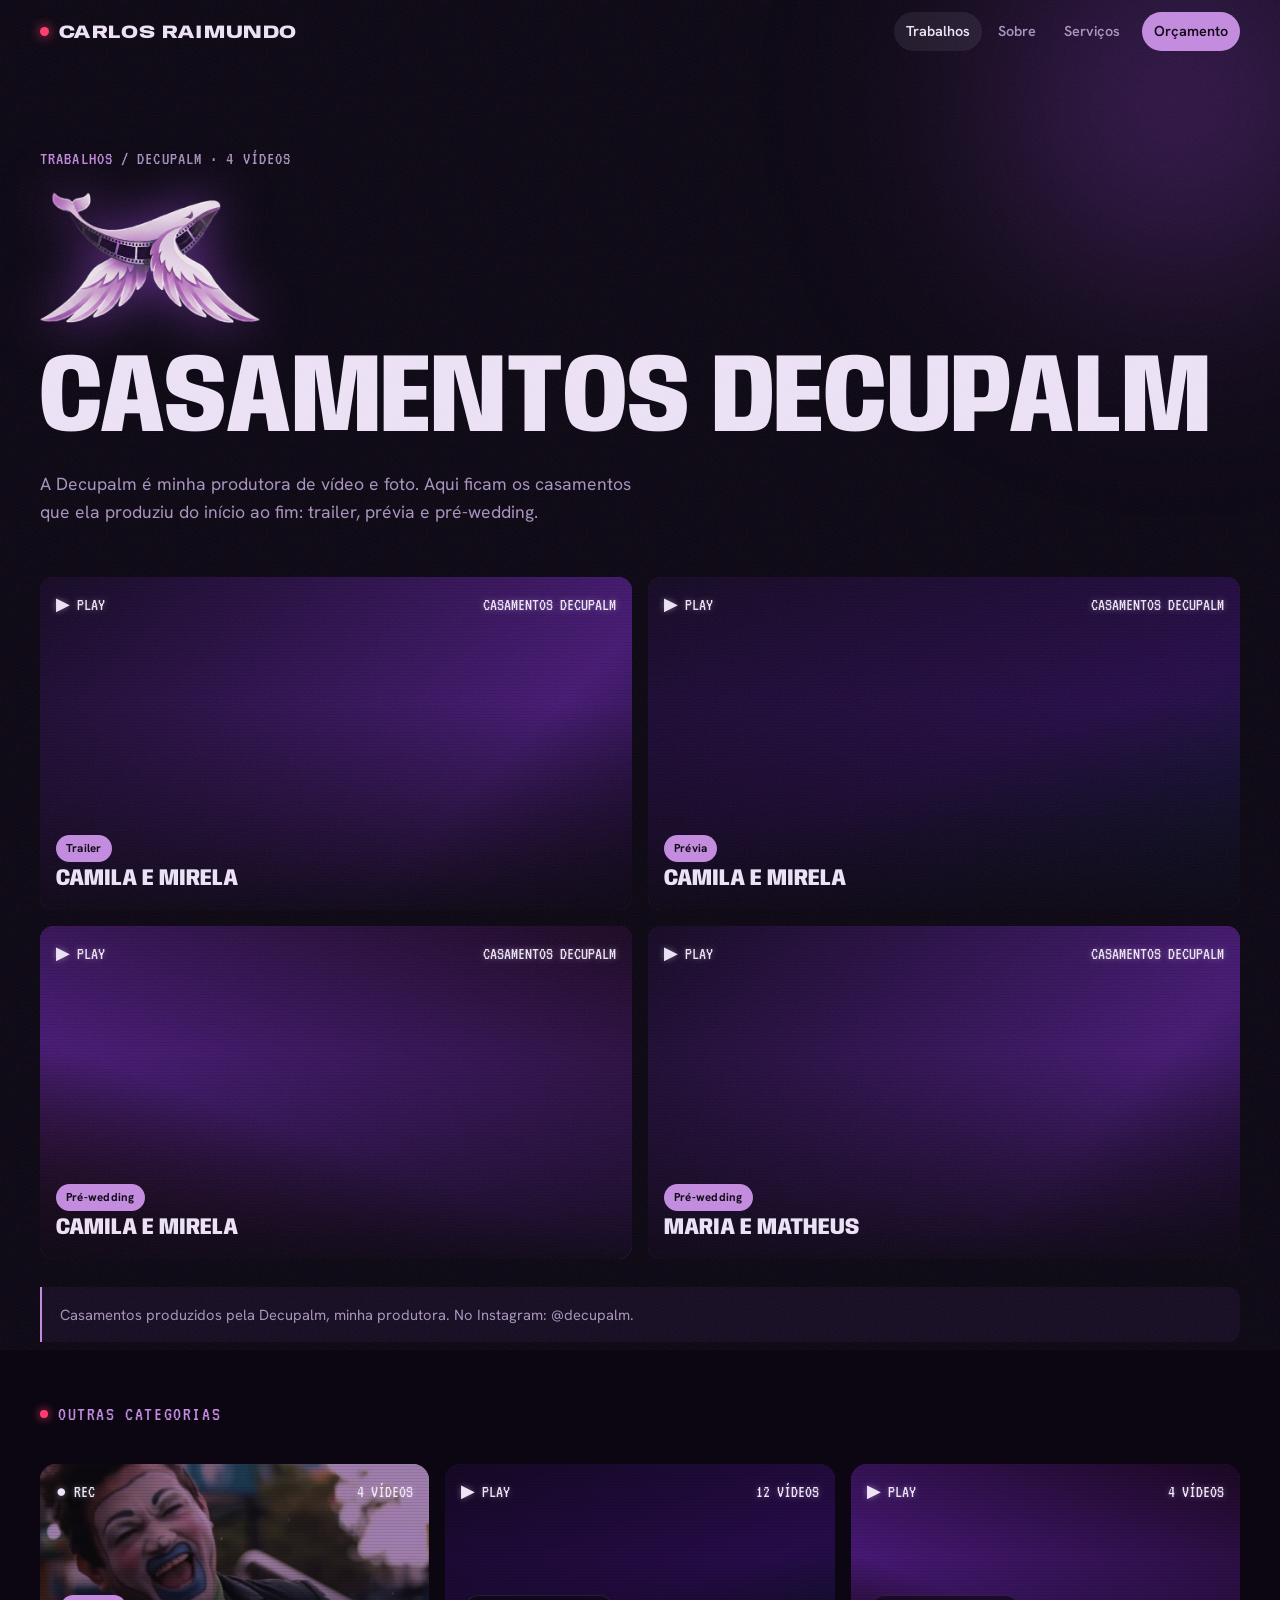
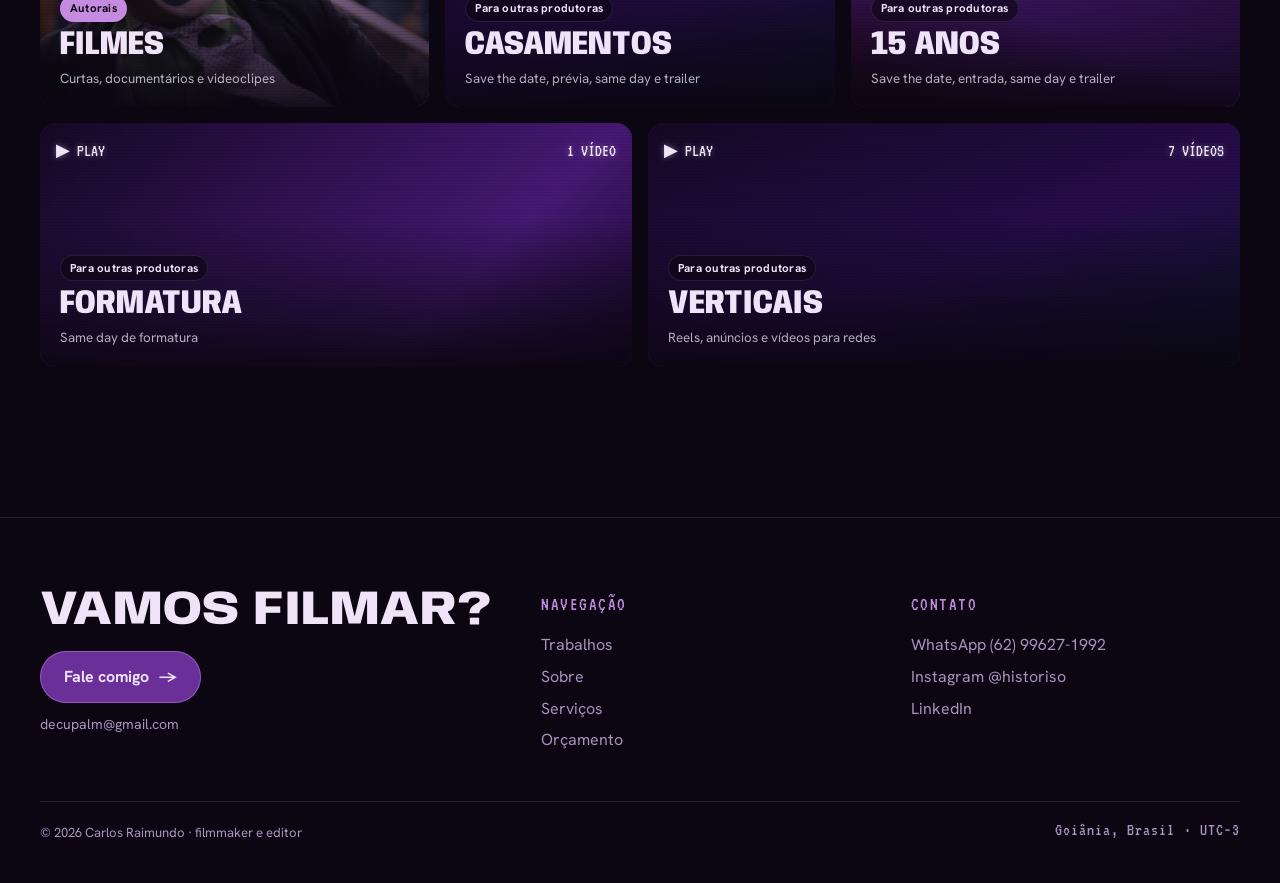
<file: trabalhos-decupalm.html>
<!DOCTYPE html>
<html lang="pt-BR">
<head>
<meta charset="utf-8">
<meta name="viewport" content="width=device-width, initial-scale=1">
<title>Casamentos Decupalm · Carlos Raimundo</title>
<meta name="description" content="A Decupalm é minha produtora de vídeo e foto. Aqui ficam os casamentos que ela produziu do início ao fim: trailer, prévia e pré-wedding.">
<link rel="canonical" href="https://historiso.github.io/trabalhos-decupalm.html">
<meta name="author" content="Carlos Raimundo">
<meta property="og:title" content="Casamentos Decupalm · Carlos Raimundo">
<meta property="og:description" content="A Decupalm é minha produtora de vídeo e foto. Aqui ficam os casamentos que ela produziu do início ao fim: trailer, prévia e pré-wedding.">
<meta property="og:type" content="website">
<meta property="og:url" content="https://historiso.github.io/trabalhos-decupalm.html">
<meta property="og:site_name" content="Carlos Raimundo · Filmmaker e editor">
<meta property="og:locale" content="pt_BR">
<meta property="og:image" content="https://historiso.github.io/assets/img/og.jpg">
<meta property="og:image:width" content="1200">
<meta property="og:image:height" content="630">
<meta name="twitter:card" content="summary_large_image">
<meta name="theme-color" content="#0B0612">
<link rel="icon" href="assets/img/favicon.png">
<link rel="preconnect" href="https://fonts.googleapis.com">
<link rel="preconnect" href="https://fonts.gstatic.com" crossorigin>
<link href="https://fonts.googleapis.com/css2?family=Anybody:wdth,wght@50..150,300..900&family=Hanken+Grotesk:wght@400;500;600;700&family=VT323&display=swap" rel="stylesheet">
<link rel="stylesheet" href="assets/css/site.css?v=5724699f">
</head>
<body>
<a class="skip" href="#conteudo">Pular para o conteúdo</a>
<header class="nav"><div class="wrap">
  <a class="brand" href="index.html" aria-label="Carlos Raimundo, início"><i aria-hidden="true"></i>Carlos Raimundo</a>
  <button class="menu-btn" aria-label="Abrir menu" aria-expanded="false"><span></span></button>
  <nav class="links" aria-label="Principal"><a href="trabalhos.html" aria-current="page">Trabalhos</a><a href="sobre.html">Sobre</a><a href="servicos.html">Serviços</a><a class="cta" href="orcamento.html">Orçamento</a></nav>
</div></header>
<main id="conteudo">

<section class="page-top">
  <div class="glow" style="width:600px;height:600px;right:-200px;top:-200px"></div>
  <div class="wrap" style="position:relative">
    <p class="crumbs"><a href="trabalhos.html">TRABALHOS</a> / DECUPALM · <span data-count></span></p>
    <img src="assets/img/decupalm.png" alt="Decupalm" style="width:min(220px,50vw);margin-bottom:22px;filter:drop-shadow(0 0 26px rgba(107,47,153,.85))">
    <h1><span class="glitch" data-text="Casamentos Decupalm">Casamentos Decupalm</span></h1>
    <p class="lede">A Decupalm é minha produtora de vídeo e foto. Aqui ficam os casamentos que ela produziu do início ao fim: trailer, prévia e pré-wedding.</p>
  </div>
</section>
<section class="sec" style="padding-top:10px">
  <div class="wrap">
    <div class="grid" data-grid="decupalm" data-reveal></div>
    <p class="note-box">Casamentos produzidos pela Decupalm, minha produtora. No Instagram: @decupalm.</p>
    <div class="head" style="margin:56px 0 18px"><div><p class="eyebrow">Outras categorias</p></div></div>
    <div class="cats" data-cats="" data-exclude="decupalm" data-wide></div>
  </div>
</section>
</main>
<footer class="site"><div class="wrap">
  <div class="foot">
    <div><p class="big">Vamos filmar?</p><p style="margin-top:18px"><a class="btn foot-cta" href="mailto:decupalm@gmail.com">Fale comigo <span aria-hidden="true">→</span></a></p><p class="foot-mail">decupalm@gmail.com</p></div>
    <div><h4>NAVEGAÇÃO</h4><ul><li><a href="trabalhos.html">Trabalhos</a></li><li><a href="sobre.html">Sobre</a></li><li><a href="servicos.html">Serviços</a></li><li><a href="orcamento.html">Orçamento</a></li></ul></div>
    <div><h4>CONTATO</h4><ul>
      <li><a href="https://wa.me/5562996271992" target="_blank" rel="noopener">WhatsApp (62) 99627-1992</a></li>
      <li><a href="https://www.instagram.com/historiso/" target="_blank" rel="noopener">Instagram @historiso</a></li>
      <li><a href="https://www.linkedin.com/in/carlos-raimundo-b557141a5/" target="_blank" rel="noopener">LinkedIn</a></li>
    </ul></div>
  </div>
  <div class="foot-bottom"><span>© 2026 Carlos Raimundo · filmmaker e editor</span><span class="osd" style="font-size:1.1rem">Goiânia, Brasil · UTC−3</span></div>
</div></footer>
<div class="reel" id="reel" role="dialog" aria-modal="true" aria-label="Showreel" hidden>
  <video muted playsinline loop preload="none"></video>
  <button class="reel-close" type="button" aria-label="Fechar">×</button>
</div>
<div class="modal" id="player" role="dialog" aria-modal="true" aria-label="Player">
  <button class="close" aria-label="Fechar">×</button>
  <div class="modal-box"><div class="player"></div><div class="modal-body"></div></div>
</div>
<script src="assets/js/data.js?v=7777b1a3"></script>
<script src="assets/js/site.js?v=b3adea27"></script>
</body>
</html>
</file>
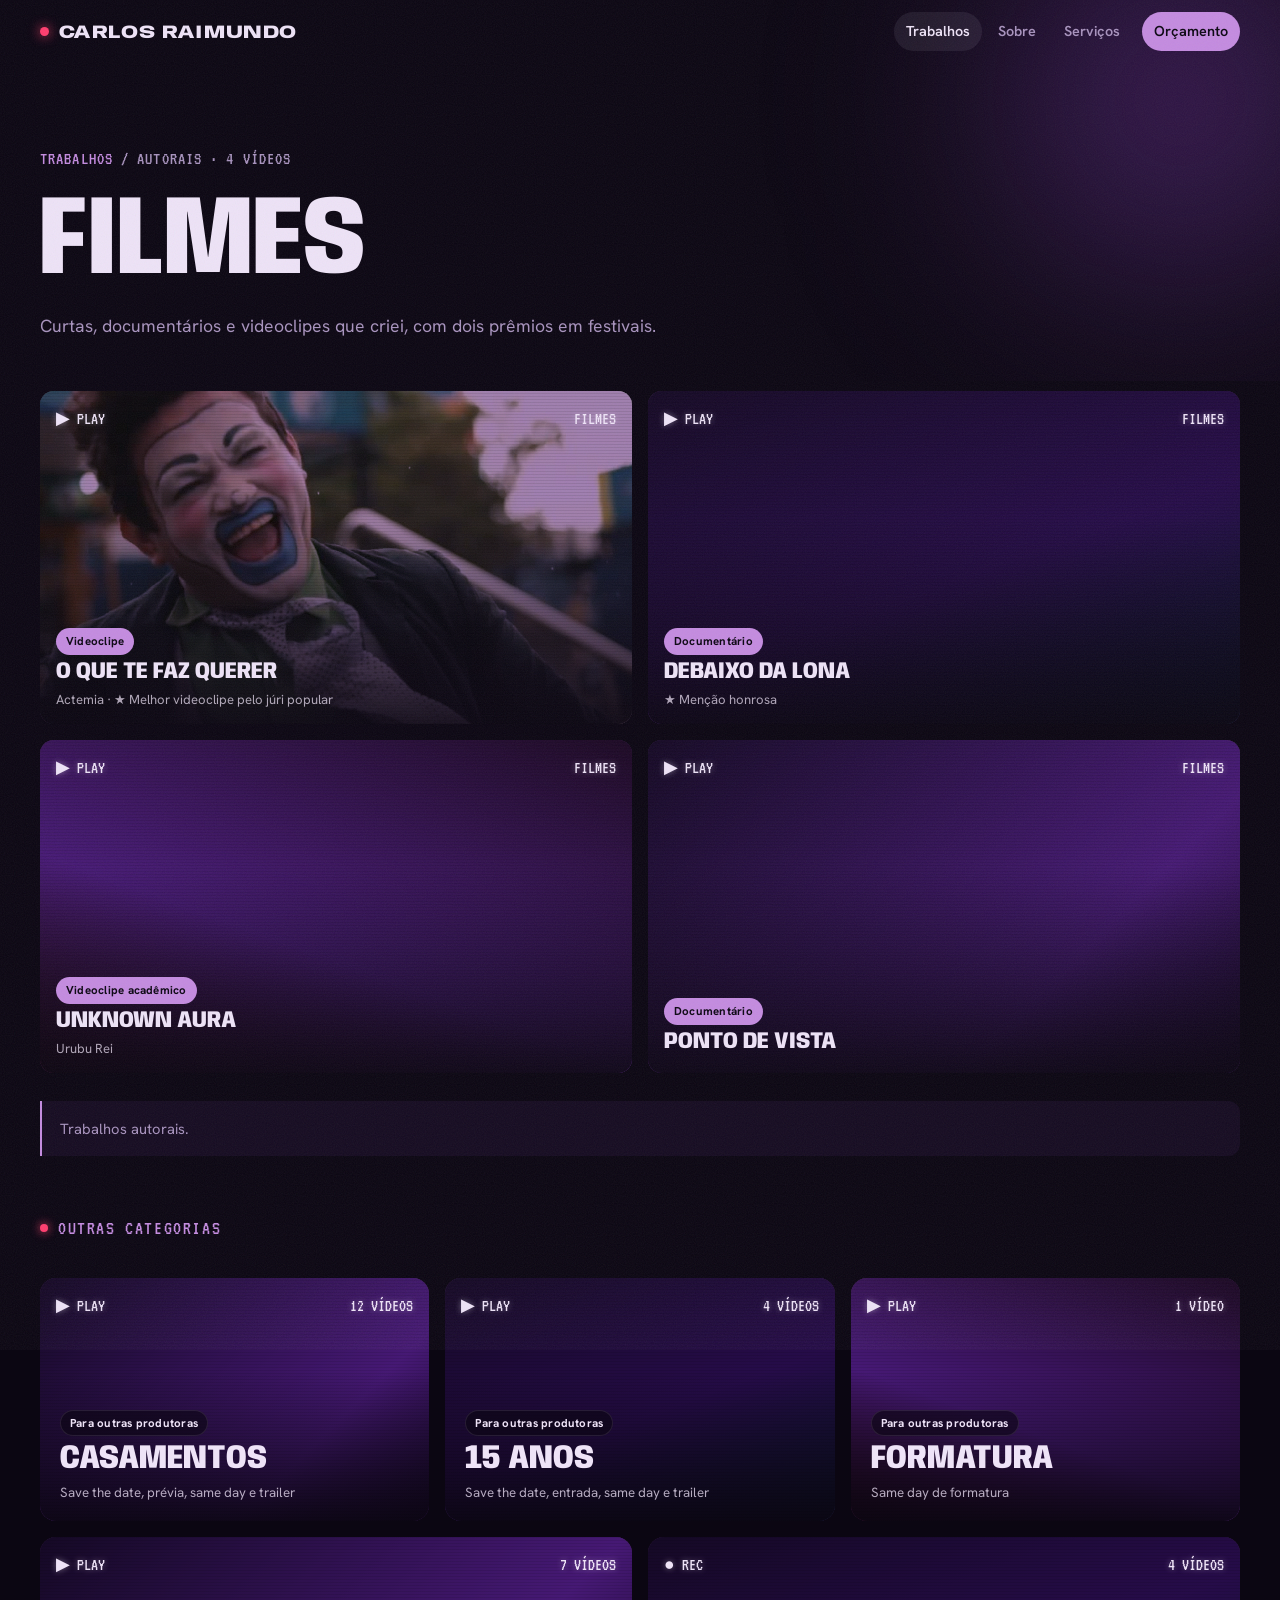
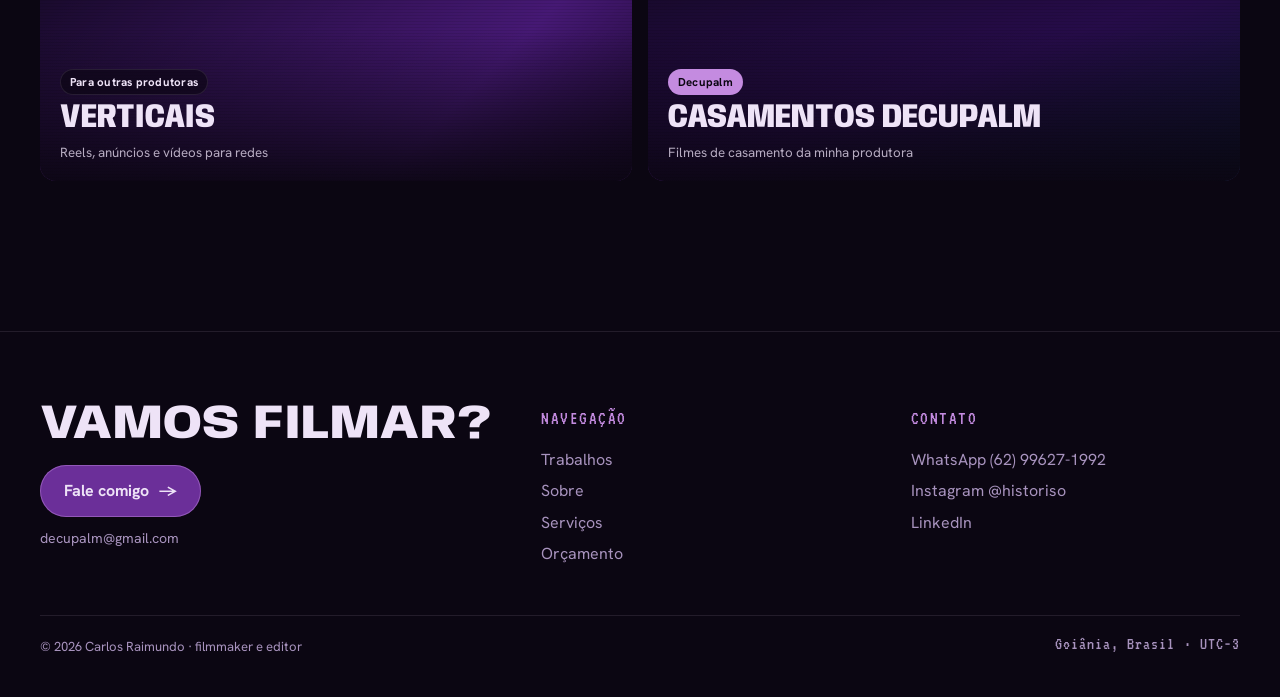
<file: trabalhos-filmes.html>
<!DOCTYPE html>
<html lang="pt-BR">
<head>
<meta charset="utf-8">
<meta name="viewport" content="width=device-width, initial-scale=1">
<title>Videoclipes e Documentários · Carlos Raimundo</title>
<meta name="description" content="Curtas, documentários e videoclipes de Carlos Raimundo, filmmaker em Goiânia, com dois prêmios em festivais de cinema.">
<link rel="canonical" href="https://historiso.github.io/trabalhos-filmes.html">
<meta name="author" content="Carlos Raimundo">
<meta property="og:title" content="Videoclipes e Documentários · Carlos Raimundo">
<meta property="og:description" content="Curtas, documentários e videoclipes de Carlos Raimundo, filmmaker em Goiânia, com dois prêmios em festivais de cinema.">
<meta property="og:type" content="website">
<meta property="og:url" content="https://historiso.github.io/trabalhos-filmes.html">
<meta property="og:site_name" content="Carlos Raimundo · Filmmaker e editor">
<meta property="og:locale" content="pt_BR">
<meta property="og:image" content="https://historiso.github.io/assets/img/og.jpg">
<meta property="og:image:width" content="1200">
<meta property="og:image:height" content="630">
<meta name="twitter:card" content="summary_large_image">
<meta name="theme-color" content="#0B0612">
<link rel="icon" href="assets/img/favicon.png">
<link rel="preconnect" href="https://fonts.googleapis.com">
<link rel="preconnect" href="https://fonts.gstatic.com" crossorigin>
<link href="https://fonts.googleapis.com/css2?family=Anybody:wdth,wght@50..150,300..900&family=Hanken+Grotesk:wght@400;500;600;700&family=VT323&display=swap" rel="stylesheet">
<link rel="stylesheet" href="assets/css/site.css?v=5724699f">
</head>
<body>
<a class="skip" href="#conteudo">Pular para o conteúdo</a>
<header class="nav"><div class="wrap">
  <a class="brand" href="index.html" aria-label="Carlos Raimundo, início"><i aria-hidden="true"></i>Carlos Raimundo</a>
  <button class="menu-btn" aria-label="Abrir menu" aria-expanded="false"><span></span></button>
  <nav class="links" aria-label="Principal"><a href="trabalhos.html" aria-current="page">Trabalhos</a><a href="sobre.html">Sobre</a><a href="servicos.html">Serviços</a><a class="cta" href="orcamento.html">Orçamento</a></nav>
</div></header>
<main id="conteudo">

<section class="page-top">
  <div class="glow" style="width:600px;height:600px;right:-200px;top:-200px"></div>
  <div class="wrap" style="position:relative">
    <p class="crumbs"><a href="trabalhos.html">TRABALHOS</a> / AUTORAIS · <span data-count></span></p>
    
    <h1><span class="glitch" data-text="Filmes">Filmes</span></h1>
    <p class="lede">Curtas, documentários e videoclipes que criei, com dois prêmios em festivais.</p>
  </div>
</section>
<section class="sec" style="padding-top:10px">
  <div class="wrap">
    <div class="grid" data-grid="filmes" data-reveal></div>
    <p class="note-box">Trabalhos autorais.</p>
    <div class="head" style="margin:56px 0 18px"><div><p class="eyebrow">Outras categorias</p></div></div>
    <div class="cats" data-cats="" data-exclude="filmes" data-wide></div>
  </div>
</section>
</main>
<footer class="site"><div class="wrap">
  <div class="foot">
    <div><p class="big">Vamos filmar?</p><p style="margin-top:18px"><a class="btn foot-cta" href="mailto:decupalm@gmail.com">Fale comigo <span aria-hidden="true">→</span></a></p><p class="foot-mail">decupalm@gmail.com</p></div>
    <div><h4>NAVEGAÇÃO</h4><ul><li><a href="trabalhos.html">Trabalhos</a></li><li><a href="sobre.html">Sobre</a></li><li><a href="servicos.html">Serviços</a></li><li><a href="orcamento.html">Orçamento</a></li></ul></div>
    <div><h4>CONTATO</h4><ul>
      <li><a href="https://wa.me/5562996271992" target="_blank" rel="noopener">WhatsApp (62) 99627-1992</a></li>
      <li><a href="https://www.instagram.com/historiso/" target="_blank" rel="noopener">Instagram @historiso</a></li>
      <li><a href="https://www.linkedin.com/in/carlos-raimundo-b557141a5/" target="_blank" rel="noopener">LinkedIn</a></li>
    </ul></div>
  </div>
  <div class="foot-bottom"><span>© 2026 Carlos Raimundo · filmmaker e editor</span><span class="osd" style="font-size:1.1rem">Goiânia, Brasil · UTC−3</span></div>
</div></footer>
<div class="reel" id="reel" role="dialog" aria-modal="true" aria-label="Showreel" hidden>
  <video muted playsinline loop preload="none"></video>
  <button class="reel-close" type="button" aria-label="Fechar">×</button>
</div>
<div class="modal" id="player" role="dialog" aria-modal="true" aria-label="Player">
  <button class="close" aria-label="Fechar">×</button>
  <div class="modal-box"><div class="player"></div><div class="modal-body"></div></div>
</div>
<script src="assets/js/data.js?v=7777b1a3"></script>
<script src="assets/js/site.js?v=b3adea27"></script>
</body>
</html>
</file>
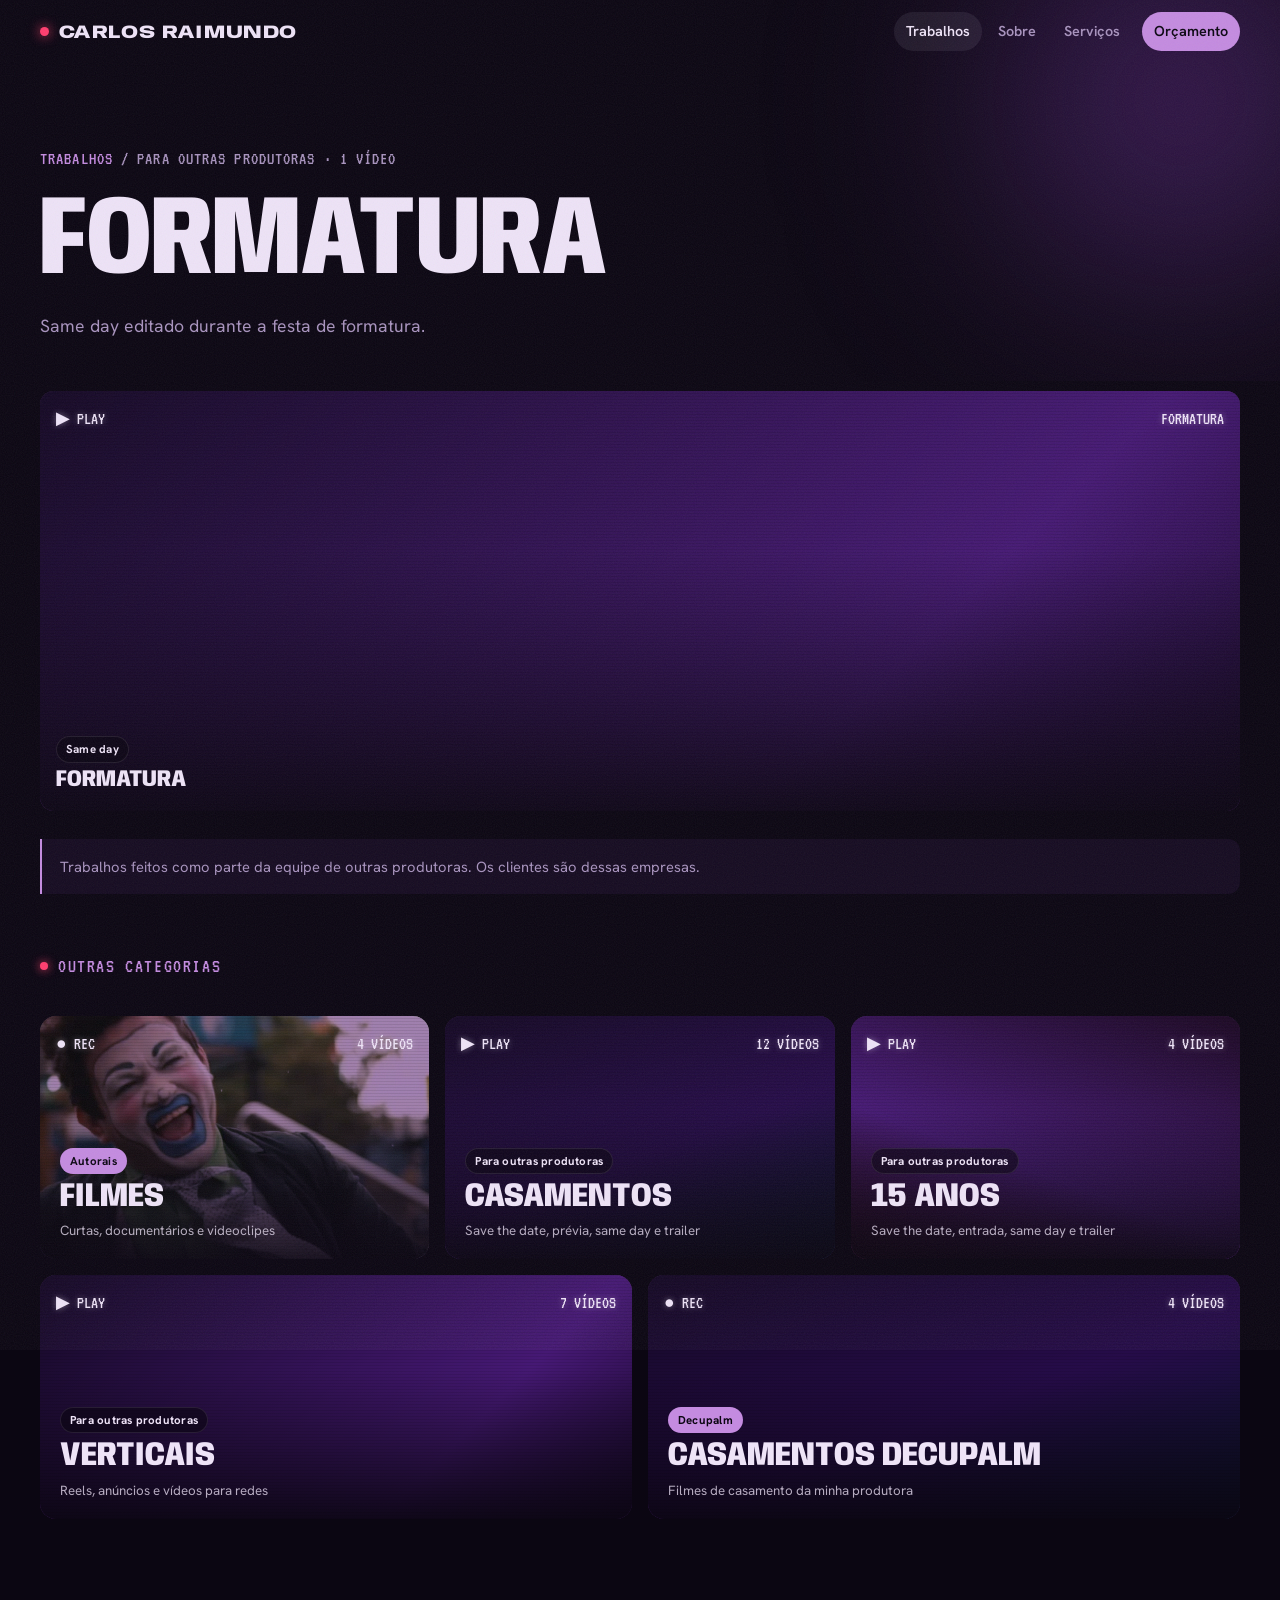
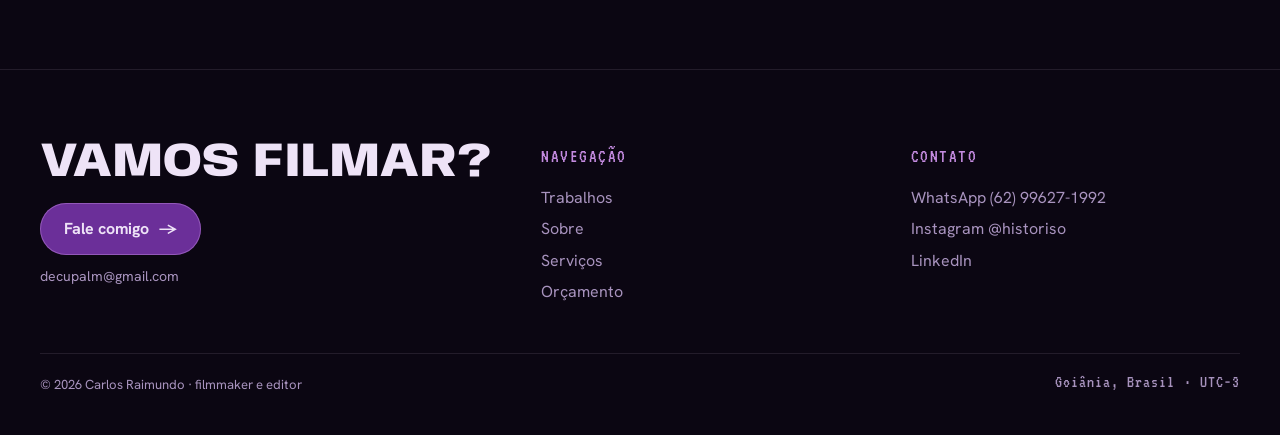
<file: trabalhos-formatura.html>
<!DOCTYPE html>
<html lang="pt-BR">
<head>
<meta charset="utf-8">
<meta name="viewport" content="width=device-width, initial-scale=1">
<title>Filme de Formatura · Carlos Raimundo, Filmmaker em Goiânia</title>
<meta name="description" content="Same day de formatura editado durante a festa por Carlos Raimundo, filmmaker e editor de vídeo em Goiânia.">
<link rel="canonical" href="https://historiso.github.io/trabalhos-formatura.html">
<meta name="author" content="Carlos Raimundo">
<meta property="og:title" content="Filme de Formatura · Carlos Raimundo, Filmmaker em Goiânia">
<meta property="og:description" content="Same day de formatura editado durante a festa por Carlos Raimundo, filmmaker e editor de vídeo em Goiânia.">
<meta property="og:type" content="website">
<meta property="og:url" content="https://historiso.github.io/trabalhos-formatura.html">
<meta property="og:site_name" content="Carlos Raimundo · Filmmaker e editor">
<meta property="og:locale" content="pt_BR">
<meta property="og:image" content="https://historiso.github.io/assets/img/og.jpg">
<meta property="og:image:width" content="1200">
<meta property="og:image:height" content="630">
<meta name="twitter:card" content="summary_large_image">
<meta name="theme-color" content="#0B0612">
<link rel="icon" href="assets/img/favicon.png">
<link rel="preconnect" href="https://fonts.googleapis.com">
<link rel="preconnect" href="https://fonts.gstatic.com" crossorigin>
<link href="https://fonts.googleapis.com/css2?family=Anybody:wdth,wght@50..150,300..900&family=Hanken+Grotesk:wght@400;500;600;700&family=VT323&display=swap" rel="stylesheet">
<link rel="stylesheet" href="assets/css/site.css?v=5724699f">
</head>
<body>
<a class="skip" href="#conteudo">Pular para o conteúdo</a>
<header class="nav"><div class="wrap">
  <a class="brand" href="index.html" aria-label="Carlos Raimundo, início"><i aria-hidden="true"></i>Carlos Raimundo</a>
  <button class="menu-btn" aria-label="Abrir menu" aria-expanded="false"><span></span></button>
  <nav class="links" aria-label="Principal"><a href="trabalhos.html" aria-current="page">Trabalhos</a><a href="sobre.html">Sobre</a><a href="servicos.html">Serviços</a><a class="cta" href="orcamento.html">Orçamento</a></nav>
</div></header>
<main id="conteudo">

<section class="page-top">
  <div class="glow" style="width:600px;height:600px;right:-200px;top:-200px"></div>
  <div class="wrap" style="position:relative">
    <p class="crumbs"><a href="trabalhos.html">TRABALHOS</a> / PARA OUTRAS PRODUTORAS · <span data-count></span></p>
    
    <h1><span class="glitch" data-text="Formatura">Formatura</span></h1>
    <p class="lede">Same day editado durante a festa de formatura.</p>
  </div>
</section>
<section class="sec" style="padding-top:10px">
  <div class="wrap">
    <div class="grid" data-grid="formatura" data-reveal></div>
    <p class="note-box">Trabalhos feitos como parte da equipe de outras produtoras. Os clientes são dessas empresas.</p>
    <div class="head" style="margin:56px 0 18px"><div><p class="eyebrow">Outras categorias</p></div></div>
    <div class="cats" data-cats="" data-exclude="formatura" data-wide></div>
  </div>
</section>
</main>
<footer class="site"><div class="wrap">
  <div class="foot">
    <div><p class="big">Vamos filmar?</p><p style="margin-top:18px"><a class="btn foot-cta" href="mailto:decupalm@gmail.com">Fale comigo <span aria-hidden="true">→</span></a></p><p class="foot-mail">decupalm@gmail.com</p></div>
    <div><h4>NAVEGAÇÃO</h4><ul><li><a href="trabalhos.html">Trabalhos</a></li><li><a href="sobre.html">Sobre</a></li><li><a href="servicos.html">Serviços</a></li><li><a href="orcamento.html">Orçamento</a></li></ul></div>
    <div><h4>CONTATO</h4><ul>
      <li><a href="https://wa.me/5562996271992" target="_blank" rel="noopener">WhatsApp (62) 99627-1992</a></li>
      <li><a href="https://www.instagram.com/historiso/" target="_blank" rel="noopener">Instagram @historiso</a></li>
      <li><a href="https://www.linkedin.com/in/carlos-raimundo-b557141a5/" target="_blank" rel="noopener">LinkedIn</a></li>
    </ul></div>
  </div>
  <div class="foot-bottom"><span>© 2026 Carlos Raimundo · filmmaker e editor</span><span class="osd" style="font-size:1.1rem">Goiânia, Brasil · UTC−3</span></div>
</div></footer>
<div class="reel" id="reel" role="dialog" aria-modal="true" aria-label="Showreel" hidden>
  <video muted playsinline loop preload="none"></video>
  <button class="reel-close" type="button" aria-label="Fechar">×</button>
</div>
<div class="modal" id="player" role="dialog" aria-modal="true" aria-label="Player">
  <button class="close" aria-label="Fechar">×</button>
  <div class="modal-box"><div class="player"></div><div class="modal-body"></div></div>
</div>
<script src="assets/js/data.js?v=7777b1a3"></script>
<script src="assets/js/site.js?v=b3adea27"></script>
</body>
</html>
</file>
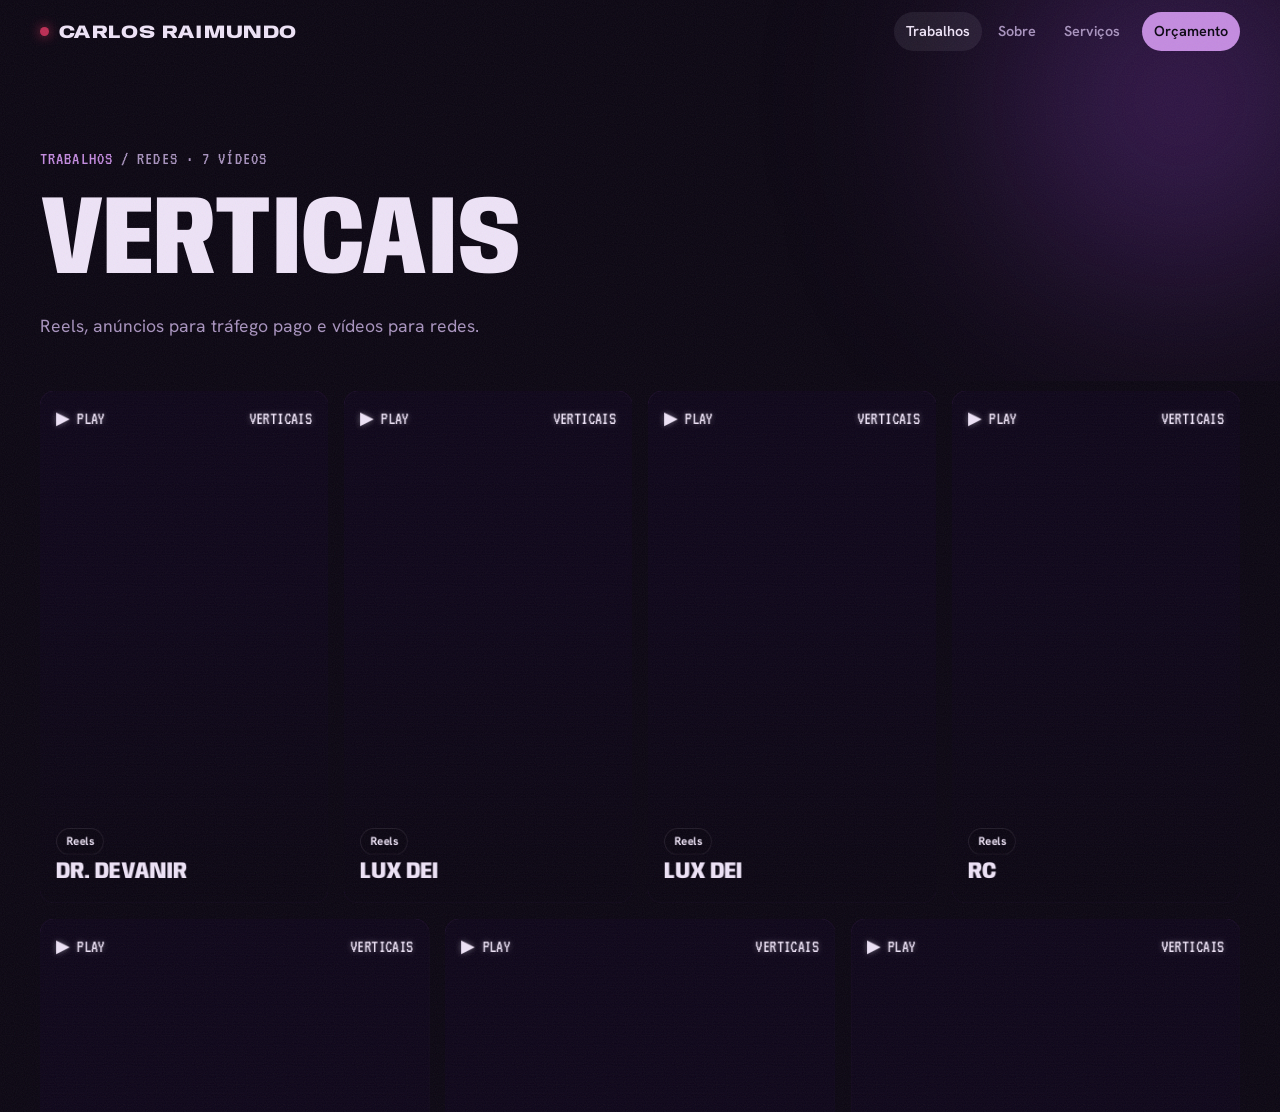
<file: trabalhos-short-form.html>
<!DOCTYPE html>
<html lang="pt-BR"><head><meta charset="utf-8"><title>Verticais · Carlos Raimundo</title>
<meta http-equiv="refresh" content="0; url=trabalhos-verticais.html"><link rel="canonical" href="trabalhos-verticais.html"><meta name="robots" content="noindex"></head>
<body style="background:#0B0612;color:#EEE3F7;font-family:sans-serif"><p>Esta página mudou: <a href="trabalhos-verticais.html" style="color:#C48BE0">Verticais</a>.</p></body></html>
</file>
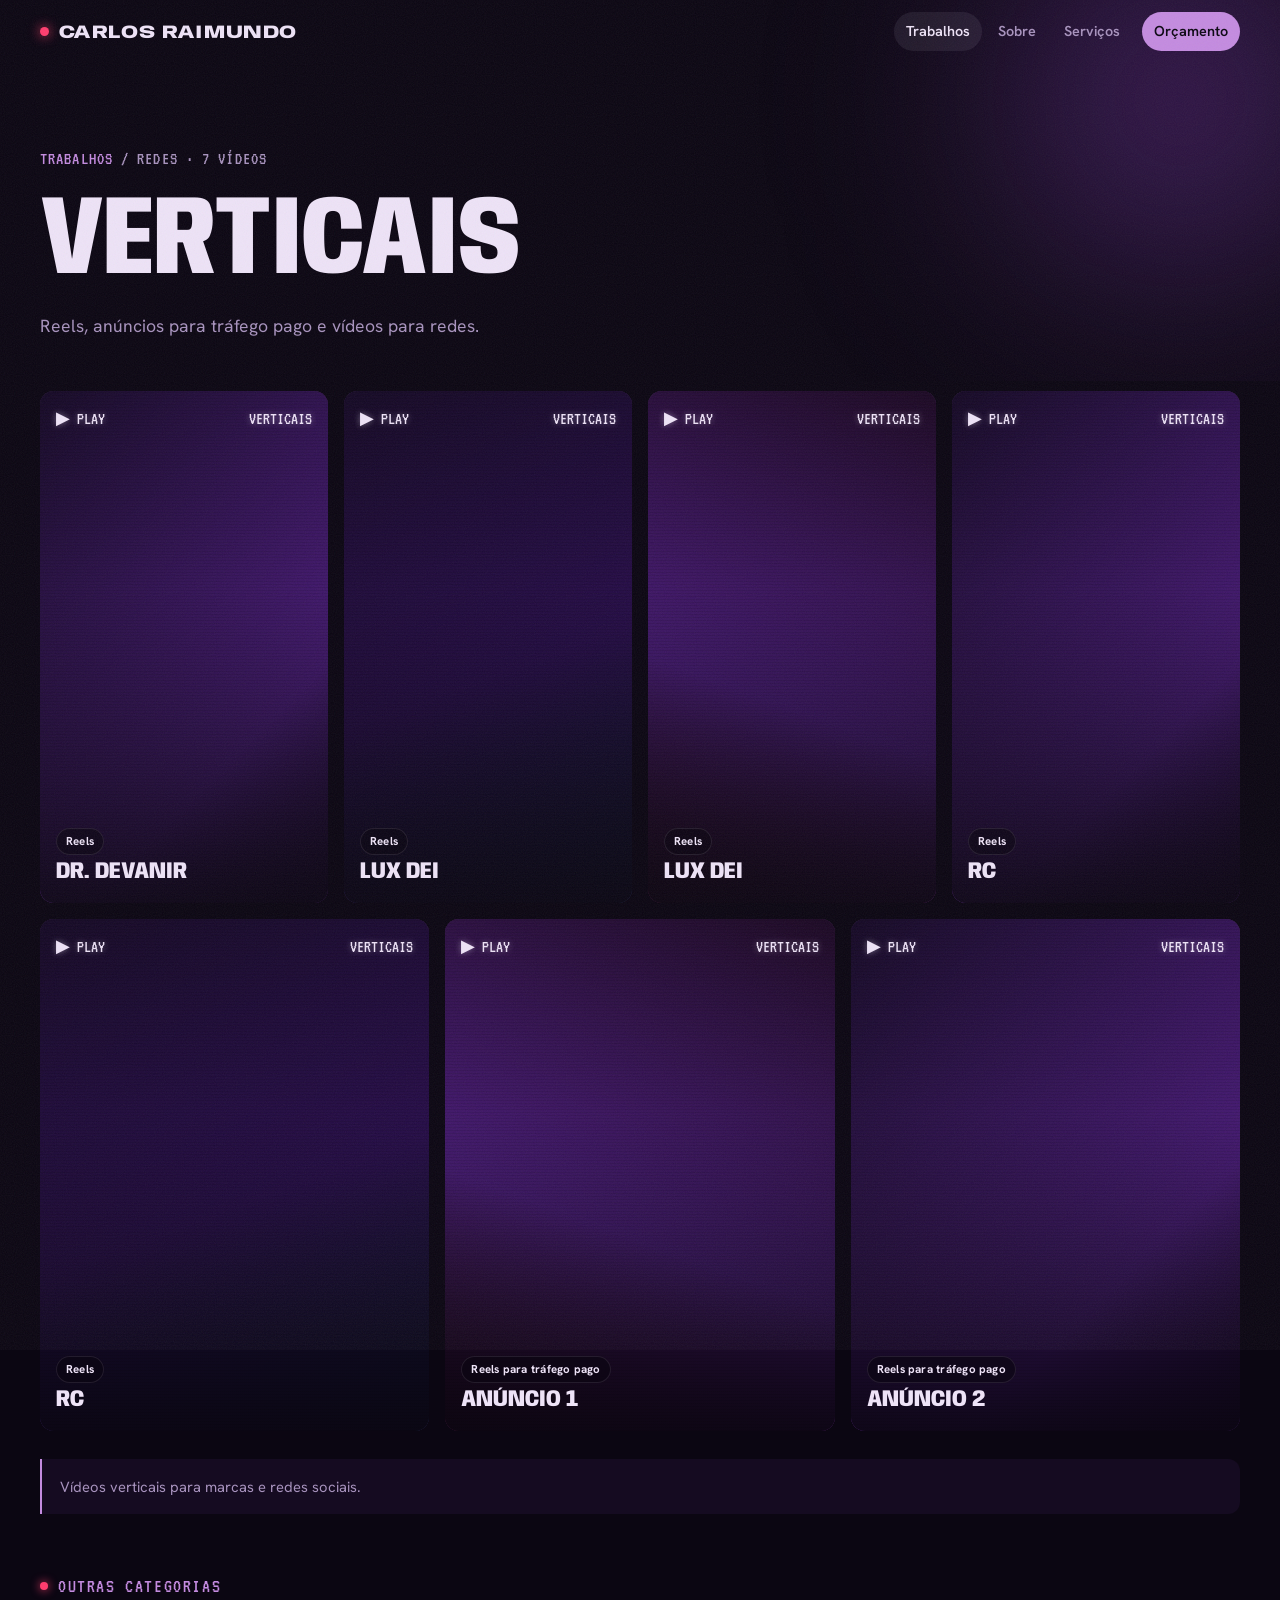
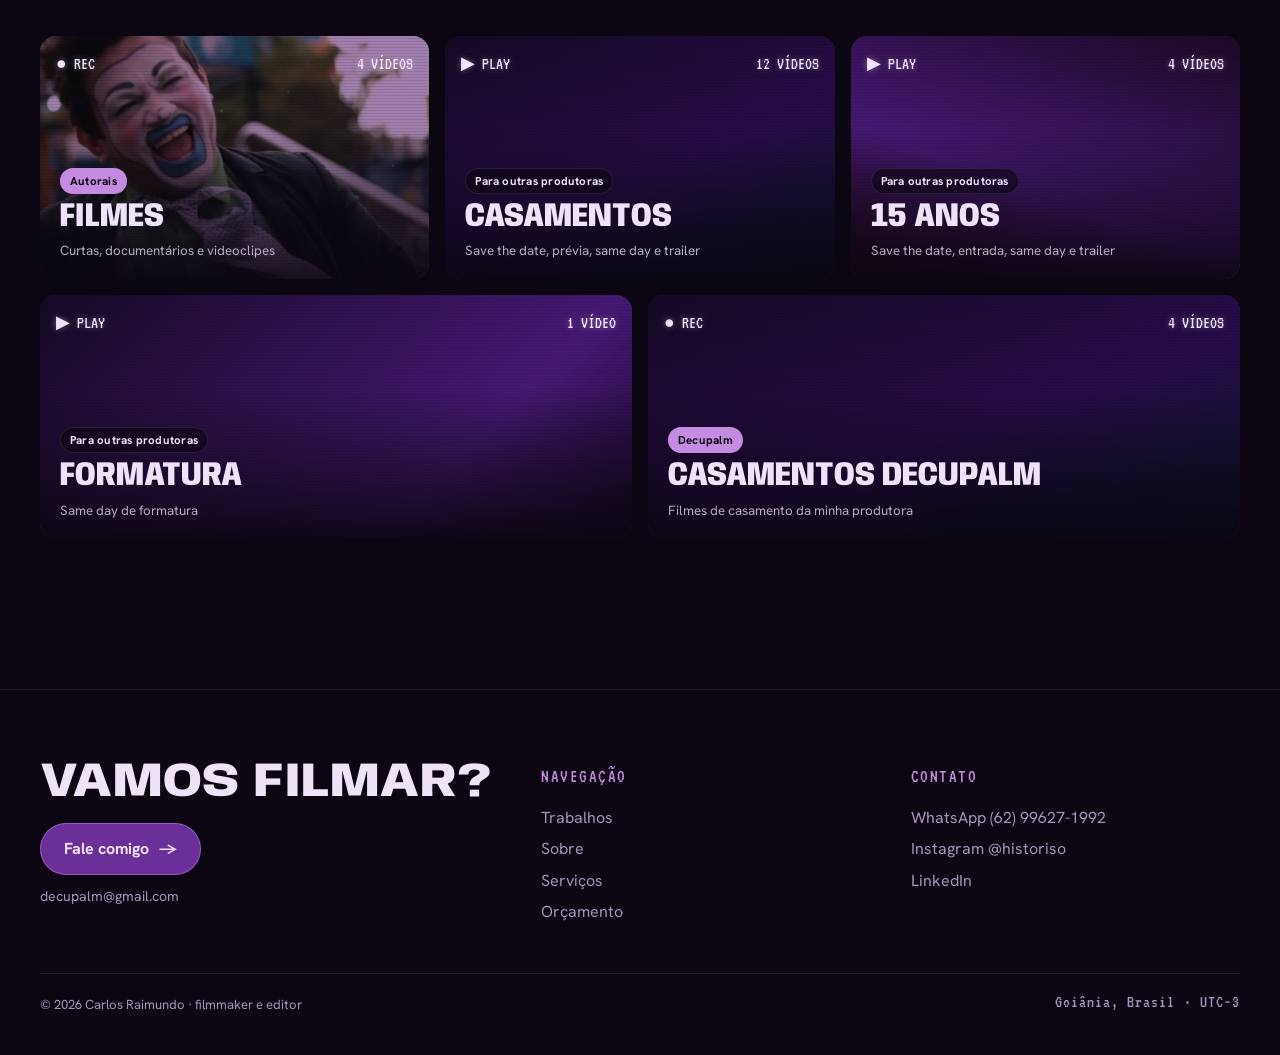
<file: trabalhos-verticais.html>
<!DOCTYPE html>
<html lang="pt-BR">
<head>
<meta charset="utf-8">
<meta name="viewport" content="width=device-width, initial-scale=1">
<title>Reels e Vídeos Verticais · Carlos Raimundo</title>
<meta name="description" content="Reels, anúncios para tráfego pago e vídeos verticais para marcas e redes sociais, editados por Carlos Raimundo em Goiânia.">
<link rel="canonical" href="https://historiso.github.io/trabalhos-verticais.html">
<meta name="author" content="Carlos Raimundo">
<meta property="og:title" content="Reels e Vídeos Verticais · Carlos Raimundo">
<meta property="og:description" content="Reels, anúncios para tráfego pago e vídeos verticais para marcas e redes sociais, editados por Carlos Raimundo em Goiânia.">
<meta property="og:type" content="website">
<meta property="og:url" content="https://historiso.github.io/trabalhos-verticais.html">
<meta property="og:site_name" content="Carlos Raimundo · Filmmaker e editor">
<meta property="og:locale" content="pt_BR">
<meta property="og:image" content="https://historiso.github.io/assets/img/og.jpg">
<meta property="og:image:width" content="1200">
<meta property="og:image:height" content="630">
<meta name="twitter:card" content="summary_large_image">
<meta name="theme-color" content="#0B0612">
<link rel="icon" href="assets/img/favicon.png">
<link rel="preconnect" href="https://fonts.googleapis.com">
<link rel="preconnect" href="https://fonts.gstatic.com" crossorigin>
<link href="https://fonts.googleapis.com/css2?family=Anybody:wdth,wght@50..150,300..900&family=Hanken+Grotesk:wght@400;500;600;700&family=VT323&display=swap" rel="stylesheet">
<link rel="stylesheet" href="assets/css/site.css?v=5724699f">
</head>
<body>
<a class="skip" href="#conteudo">Pular para o conteúdo</a>
<header class="nav"><div class="wrap">
  <a class="brand" href="index.html" aria-label="Carlos Raimundo, início"><i aria-hidden="true"></i>Carlos Raimundo</a>
  <button class="menu-btn" aria-label="Abrir menu" aria-expanded="false"><span></span></button>
  <nav class="links" aria-label="Principal"><a href="trabalhos.html" aria-current="page">Trabalhos</a><a href="sobre.html">Sobre</a><a href="servicos.html">Serviços</a><a class="cta" href="orcamento.html">Orçamento</a></nav>
</div></header>
<main id="conteudo">

<section class="page-top">
  <div class="glow" style="width:600px;height:600px;right:-200px;top:-200px"></div>
  <div class="wrap" style="position:relative">
    <p class="crumbs"><a href="trabalhos.html">TRABALHOS</a> / REDES · <span data-count></span></p>
    
    <h1><span class="glitch" data-text="Verticais">Verticais</span></h1>
    <p class="lede">Reels, anúncios para tráfego pago e vídeos para redes.</p>
  </div>
</section>
<section class="sec" style="padding-top:10px">
  <div class="wrap">
    <div class="grid" data-grid="shortform" data-reveal></div>
    <p class="note-box">Vídeos verticais para marcas e redes sociais.</p>
    <div class="head" style="margin:56px 0 18px"><div><p class="eyebrow">Outras categorias</p></div></div>
    <div class="cats" data-cats="" data-exclude="shortform" data-wide></div>
  </div>
</section>
</main>
<footer class="site"><div class="wrap">
  <div class="foot">
    <div><p class="big">Vamos filmar?</p><p style="margin-top:18px"><a class="btn foot-cta" href="mailto:decupalm@gmail.com">Fale comigo <span aria-hidden="true">→</span></a></p><p class="foot-mail">decupalm@gmail.com</p></div>
    <div><h4>NAVEGAÇÃO</h4><ul><li><a href="trabalhos.html">Trabalhos</a></li><li><a href="sobre.html">Sobre</a></li><li><a href="servicos.html">Serviços</a></li><li><a href="orcamento.html">Orçamento</a></li></ul></div>
    <div><h4>CONTATO</h4><ul>
      <li><a href="https://wa.me/5562996271992" target="_blank" rel="noopener">WhatsApp (62) 99627-1992</a></li>
      <li><a href="https://www.instagram.com/historiso/" target="_blank" rel="noopener">Instagram @historiso</a></li>
      <li><a href="https://www.linkedin.com/in/carlos-raimundo-b557141a5/" target="_blank" rel="noopener">LinkedIn</a></li>
    </ul></div>
  </div>
  <div class="foot-bottom"><span>© 2026 Carlos Raimundo · filmmaker e editor</span><span class="osd" style="font-size:1.1rem">Goiânia, Brasil · UTC−3</span></div>
</div></footer>
<div class="reel" id="reel" role="dialog" aria-modal="true" aria-label="Showreel" hidden>
  <video muted playsinline loop preload="none"></video>
  <button class="reel-close" type="button" aria-label="Fechar">×</button>
</div>
<div class="modal" id="player" role="dialog" aria-modal="true" aria-label="Player">
  <button class="close" aria-label="Fechar">×</button>
  <div class="modal-box"><div class="player"></div><div class="modal-body"></div></div>
</div>
<script src="assets/js/data.js?v=7777b1a3"></script>
<script src="assets/js/site.js?v=b3adea27"></script>
</body>
</html>
</file>
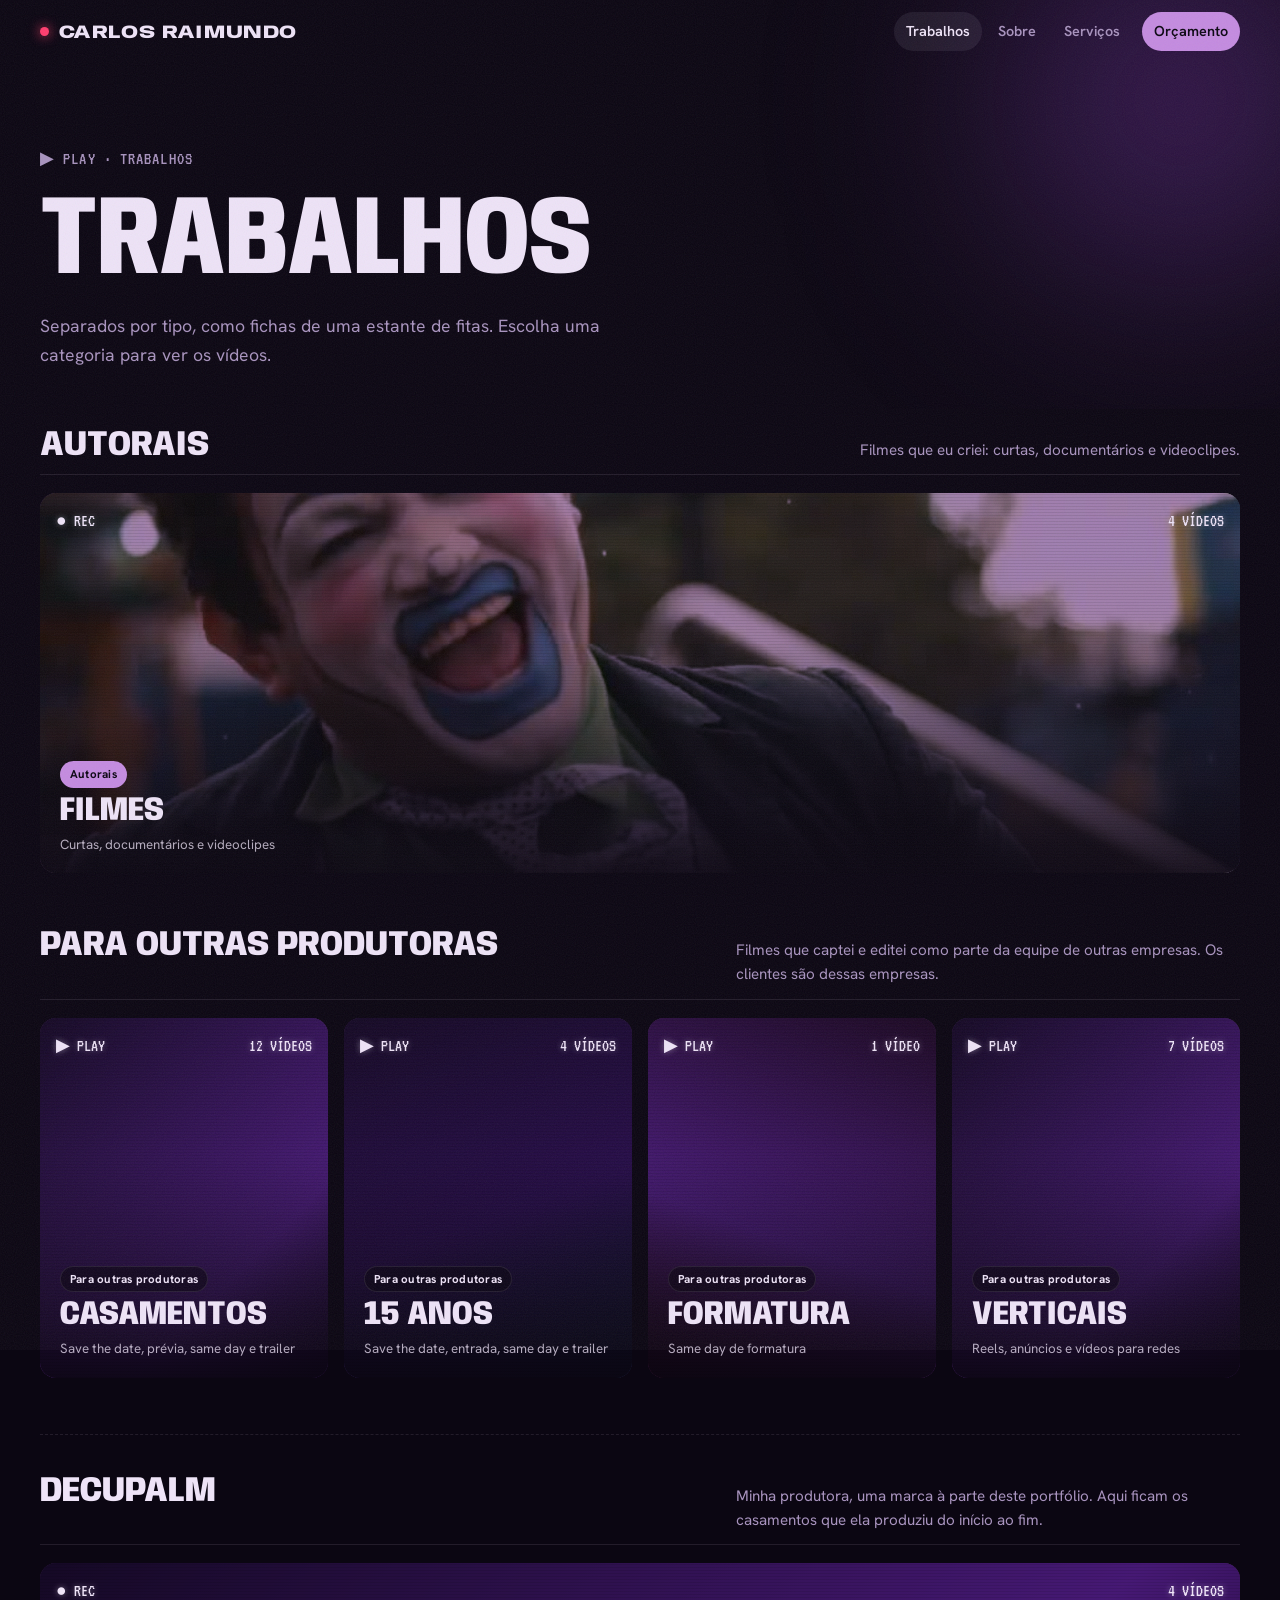
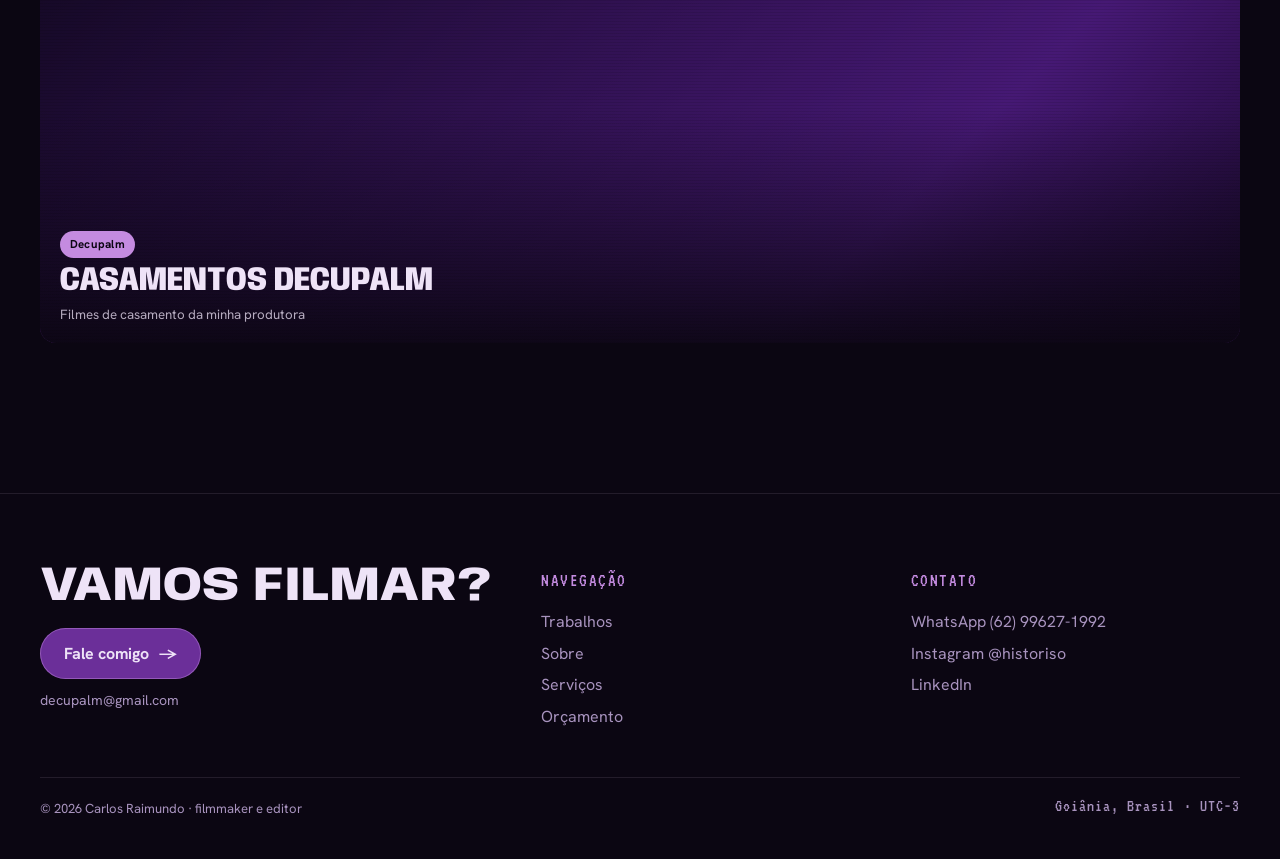
<file: trabalhos.html>
<!DOCTYPE html>
<html lang="pt-BR">
<head>
<meta charset="utf-8">
<meta name="viewport" content="width=device-width, initial-scale=1">
<title>Portfólio de Vídeos · Carlos Raimundo, Filmmaker em Goiânia</title>
<meta name="description" content="Portfólio de Carlos Raimundo: filmes de casamento, 15 anos, formatura, videoclipes, documentários e reels, separados por tipo de trabalho.">
<link rel="canonical" href="https://historiso.github.io/trabalhos.html">
<meta name="author" content="Carlos Raimundo">
<meta property="og:title" content="Portfólio de Vídeos · Carlos Raimundo, Filmmaker em Goiânia">
<meta property="og:description" content="Portfólio de Carlos Raimundo: filmes de casamento, 15 anos, formatura, videoclipes, documentários e reels, separados por tipo de trabalho.">
<meta property="og:type" content="website">
<meta property="og:url" content="https://historiso.github.io/trabalhos.html">
<meta property="og:site_name" content="Carlos Raimundo · Filmmaker e editor">
<meta property="og:locale" content="pt_BR">
<meta property="og:image" content="https://historiso.github.io/assets/img/og.jpg">
<meta property="og:image:width" content="1200">
<meta property="og:image:height" content="630">
<meta name="twitter:card" content="summary_large_image">
<meta name="theme-color" content="#0B0612">
<link rel="icon" href="assets/img/favicon.png">
<link rel="preconnect" href="https://fonts.googleapis.com">
<link rel="preconnect" href="https://fonts.gstatic.com" crossorigin>
<link href="https://fonts.googleapis.com/css2?family=Anybody:wdth,wght@50..150,300..900&family=Hanken+Grotesk:wght@400;500;600;700&family=VT323&display=swap" rel="stylesheet">
<link rel="stylesheet" href="assets/css/site.css?v=5724699f">
</head>
<body>
<a class="skip" href="#conteudo">Pular para o conteúdo</a>
<header class="nav"><div class="wrap">
  <a class="brand" href="index.html" aria-label="Carlos Raimundo, início"><i aria-hidden="true"></i>Carlos Raimundo</a>
  <button class="menu-btn" aria-label="Abrir menu" aria-expanded="false"><span></span></button>
  <nav class="links" aria-label="Principal"><a href="trabalhos.html" aria-current="page">Trabalhos</a><a href="sobre.html">Sobre</a><a href="servicos.html">Serviços</a><a class="cta" href="orcamento.html">Orçamento</a></nav>
</div></header>
<main id="conteudo">

<section class="page-top">
  <div class="glow" style="width:600px;height:600px;right:-200px;top:-200px"></div>
  <div class="wrap" style="position:relative">
    <p class="crumbs">▶ PLAY · TRABALHOS</p>
    <h1><span class="glitch" data-text="Trabalhos">Trabalhos</span></h1>
    <p class="lede">Separados por tipo, como fichas de uma estante de fitas. Escolha uma categoria para ver os vídeos.</p>
  </div>
</section>
<section class="sec" style="padding-top:20px">
  <div class="wrap groups">
    <div><div class="group-head"><h3>Autorais</h3><p>Filmes que eu criei: curtas, documentários e videoclipes.</p></div><div class="cats" data-cats="autoral" data-wide data-reveal></div></div>
    <div><div class="group-head"><h3>Para outras produtoras</h3><p>Filmes que captei e editei como parte da equipe de outras empresas. Os clientes são dessas empresas.</p></div><div class="cats" data-cats="parceiras" data-reveal></div></div>
    <div class="group-sep"><div class="group-head"><h3>Decupalm</h3><p>Minha produtora, uma marca à parte deste portfólio. Aqui ficam os casamentos que ela produziu do início ao fim.</p></div><div class="cats" data-cats="decupalm" data-wide data-reveal></div></div>
  </div>
</section>
</main>
<footer class="site"><div class="wrap">
  <div class="foot">
    <div><p class="big">Vamos filmar?</p><p style="margin-top:18px"><a class="btn foot-cta" href="mailto:decupalm@gmail.com">Fale comigo <span aria-hidden="true">→</span></a></p><p class="foot-mail">decupalm@gmail.com</p></div>
    <div><h4>NAVEGAÇÃO</h4><ul><li><a href="trabalhos.html">Trabalhos</a></li><li><a href="sobre.html">Sobre</a></li><li><a href="servicos.html">Serviços</a></li><li><a href="orcamento.html">Orçamento</a></li></ul></div>
    <div><h4>CONTATO</h4><ul>
      <li><a href="https://wa.me/5562996271992" target="_blank" rel="noopener">WhatsApp (62) 99627-1992</a></li>
      <li><a href="https://www.instagram.com/historiso/" target="_blank" rel="noopener">Instagram @historiso</a></li>
      <li><a href="https://www.linkedin.com/in/carlos-raimundo-b557141a5/" target="_blank" rel="noopener">LinkedIn</a></li>
    </ul></div>
  </div>
  <div class="foot-bottom"><span>© 2026 Carlos Raimundo · filmmaker e editor</span><span class="osd" style="font-size:1.1rem">Goiânia, Brasil · UTC−3</span></div>
</div></footer>
<div class="reel" id="reel" role="dialog" aria-modal="true" aria-label="Showreel" hidden>
  <video muted playsinline loop preload="none"></video>
  <button class="reel-close" type="button" aria-label="Fechar">×</button>
</div>
<div class="modal" id="player" role="dialog" aria-modal="true" aria-label="Player">
  <button class="close" aria-label="Fechar">×</button>
  <div class="modal-box"><div class="player"></div><div class="modal-body"></div></div>
</div>
<script src="assets/js/data.js?v=7777b1a3"></script>
<script src="assets/js/site.js?v=b3adea27"></script>
</body>
</html>
</file>
<file: assets/css/site.css>
/* Carlos Raimundo · portfólio v1
   Paleta pessoal: noite roxa; Orquídea comanda; canais R, G e B só em detalhes e glitches. */
:root{
  --void:#0B0612; --night:#150B21; --plum:#1F1030;
  --lav:#EEE3F7; --mist:#A893BE;
  --orchid:#C48BE0; --violet:#6B2F99;
  --ch-r:#FF3D6E; --ch-g:#4DFFB4; --ch-b:#38D9FF;
  --line:rgba(238,227,247,.10);
  --f-display:"Anybody","Arial Narrow",sans-serif;
  --f-body:"Hanken Grotesk","Segoe UI",system-ui,sans-serif;
  --f-osd:"VT323",ui-monospace,monospace;
  --ease:cubic-bezier(.33,1,.68,1);
  --nav-h:64px;
  color-scheme:dark;
}
*{box-sizing:border-box}
html{scroll-behavior:smooth;scroll-padding-top:calc(var(--nav-h) + 16px)}
body{margin:0;background:var(--void);color:var(--lav);font-family:var(--f-body);font-size:16px;line-height:1.6;-webkit-font-smoothing:antialiased}
img{max-width:100%;display:block}
a{color:inherit}
button{font:inherit;color:inherit}
p{margin:0}
h1,h2,h3{font-family:var(--f-display);font-weight:800;line-height:.92;margin:0;text-transform:uppercase;text-wrap:balance}
h2{font-size:clamp(2.4rem,6vw,4.8rem)}
:focus-visible{outline:2px solid var(--ch-b);outline-offset:3px;border-radius:6px}
::selection{background:var(--orchid);color:var(--void)}
::-webkit-scrollbar{width:10px}
::-webkit-scrollbar-track{background:var(--void)}
::-webkit-scrollbar-thumb{background:var(--violet);border-radius:5px}
.wrap{width:min(1200px,100% - 40px);margin-inline:auto}
.osd{font-family:var(--f-osd);letter-spacing:.06em;line-height:1}
.muted{color:var(--mist)}
.skip{position:absolute;left:-999px;top:8px;background:var(--orchid);color:var(--void);padding:8px 14px;border-radius:8px;z-index:999}
.skip:focus{left:8px}

/* textura global: grão */
body::before{content:"";position:fixed;inset:-50%;pointer-events:none;z-index:300;opacity:.07;
  background-image:url("data:image/svg+xml,%3Csvg xmlns='http://www.w3.org/2000/svg' width='160' height='160'%3E%3Cfilter id='n'%3E%3CfeTurbulence type='fractalNoise' baseFrequency='.9' numOctaves='2' stitchTiles='stitch'/%3E%3C/filter%3E%3Crect width='100%25' height='100%25' filter='url(%23n)'/%3E%3C/svg%3E");
  animation:grain 1s steps(6) infinite}
@keyframes grain{0%{transform:translate(0,0)}20%{transform:translate(-3%,2%)}40%{transform:translate(2%,-3%)}60%{transform:translate(-2%,-1%)}80%{transform:translate(3%,3%)}100%{transform:translate(0,0)}}
.glow{position:absolute;pointer-events:none;border-radius:50%;filter:blur(90px);background:radial-gradient(circle,rgba(107,47,153,.6) 0%,transparent 65%);z-index:0}
.scan{position:absolute;inset:0;pointer-events:none;background:repeating-linear-gradient(0deg,rgba(0,0,0,.26) 0 1px,transparent 1px 3px);opacity:.5}

/* glitch RGB: o texto real fica intacto, as cópias são decorativas */
.glitch{position:relative;display:inline-block}
.glitch::before,.glitch::after{content:attr(data-text);position:absolute;inset:0;pointer-events:none;opacity:0;mix-blend-mode:screen}
.glitch::before{color:var(--ch-r)}
.glitch::after{color:var(--ch-b)}
.glitch.on{animation:glSlice .32s steps(3) 1}
.glitch.on::before{animation:glR .32s steps(2) 1;opacity:.9}
.glitch.on::after{animation:glB .32s steps(2) 1;opacity:.9}
@keyframes glR{0%{transform:translate(-4px,0);clip-path:inset(10% 0 55% 0)}33%{transform:translate(3px,1px);clip-path:inset(60% 0 8% 0)}66%{transform:translate(-2px,-1px);clip-path:inset(30% 0 40% 0)}100%{transform:none;clip-path:inset(0 0 100% 0)}}
@keyframes glB{0%{transform:translate(4px,0);clip-path:inset(50% 0 20% 0)}33%{transform:translate(-3px,-1px);clip-path:inset(5% 0 70% 0)}66%{transform:translate(2px,1px);clip-path:inset(70% 0 5% 0)}100%{transform:none;clip-path:inset(100% 0 0 0)}}
@keyframes glSlice{0%{transform:skewX(-6deg)}50%{transform:skewX(3deg) translateX(2px)}100%{transform:none}}
.track{position:absolute;left:-5%;right:-5%;height:22%;top:-25%;pointer-events:none;opacity:0;z-index:3;
  background:linear-gradient(180deg,transparent,rgba(238,227,247,.35) 30%,rgba(56,217,255,.25) 50%,rgba(255,61,110,.25) 65%,transparent);mix-blend-mode:screen;filter:blur(1px)}
.track.go{animation:track .42s linear 1}
@keyframes track{0%{top:-25%;opacity:1;transform:skewX(-8deg)}100%{top:110%;opacity:1;transform:skewX(4deg)}}

/* nav */
.nav{position:fixed;top:0;left:0;right:0;z-index:100;height:var(--nav-h);display:flex;align-items:center;transition:background .3s,border-color .3s,backdrop-filter .3s;border-bottom:1px solid transparent}
.nav.solid{background:rgba(11,6,18,.72);backdrop-filter:saturate(180%) blur(20px);-webkit-backdrop-filter:saturate(180%) blur(20px);border-color:var(--line)}
.nav .wrap{display:flex;align-items:center;justify-content:space-between;gap:20px}
.brand{display:flex;align-items:center;gap:10px;text-decoration:none;font-family:var(--f-display);font-weight:800;font-size:1.15rem;text-transform:uppercase;font-variation-settings:"wdth" 125;letter-spacing:.02em;white-space:nowrap}
.brand i{width:9px;height:9px;border-radius:50%;background:var(--ch-r);box-shadow:0 0 12px var(--ch-r);animation:blink 1.6s ease-in-out infinite}
@keyframes blink{50%{opacity:.3}}
.links{display:flex;gap:4px;align-items:center}
.links a{text-decoration:none;font-size:.9rem;font-weight:600;color:var(--mist);padding:8px 12px;border-radius:999px;transition:color .25s,background .25s}
.links a:hover{color:var(--lav)}
.links a[aria-current="page"]{color:var(--lav);background:rgba(238,227,247,.08)}
.links a.cta{background:var(--orchid);color:var(--void);margin-left:6px}
.links a.cta:hover{box-shadow:0 0 24px -4px var(--orchid)}
.menu-btn{all:unset;display:none;cursor:pointer;width:40px;height:40px;place-items:center;border-radius:10px}
.menu-btn span{display:block;width:20px;height:2px;background:var(--lav);box-shadow:0 6px 0 var(--lav),0 -6px 0 var(--lav)}
@media(max-width:860px){
  .menu-btn{display:grid}
  .links{position:fixed;top:var(--nav-h);left:0;right:0;flex-direction:column;align-items:stretch;padding:16px 20px 24px;background:rgba(11,6,18,.96);backdrop-filter:blur(20px);border-bottom:1px solid var(--line);transform:translateY(-120%);transition:transform .45s var(--ease)}
  .links.open{transform:none}
  .links a{padding:12px 14px;font-size:1.05rem}
  .links a.cta{margin:8px 0 0;text-align:center}
}

/* botões */
.btn{display:inline-flex;align-items:center;gap:10px;text-decoration:none;padding:13px 24px;border-radius:999px;background:var(--orchid);color:var(--void);font-weight:700;border:0;cursor:pointer;transition:transform .3s var(--ease),box-shadow .3s}
.btn:hover{transform:translateY(-2px);box-shadow:0 0 32px -6px var(--orchid)}
.btn.ghost{background:transparent;color:var(--lav);box-shadow:inset 0 0 0 1px var(--line)}
.btn.ghost:hover{box-shadow:inset 0 0 0 1px var(--orchid),0 0 24px -8px var(--orchid)}

/* hero com tarjas */
.hero-wrap{height:220vh;position:relative}
.hero{position:sticky;top:0;height:100vh;min-height:560px;overflow:hidden;display:grid;place-items:center}
.hero .bg{position:absolute;inset:0;transform-origin:50% 55%;background:radial-gradient(80% 70% at 70% 30%,rgba(107,47,153,.55),transparent 70%),var(--void)}
.hero .bg iframe{position:absolute;top:50%;left:50%;width:100vw;height:56.25vw;min-height:100%;min-width:177.78vh;transform:translate(-50%,-50%);border:0;pointer-events:none;opacity:0;transition:opacity 1.2s ease}
.hero .bg iframe.ready{opacity:.55}
.hero .bg.has-poster{background-size:cover;background-position:center}
.hero .bg video{position:absolute;inset:0;width:100%;height:100%;object-fit:cover;opacity:0;transition:opacity 1.2s ease}
.hero .bg video.ready{opacity:1}
.hero .bg::after{content:"";position:absolute;inset:0;background:linear-gradient(to bottom,rgba(11,6,18,.55),rgba(11,6,18,.25) 40%,rgba(11,6,18,.9)),rgba(107,47,153,.25);mix-blend-mode:normal}
.hero .scan{z-index:1}
.bar{position:absolute;left:0;right:0;background:#000;z-index:3}
.bar.t{top:0}.bar.b{bottom:0}
.hero-copy{position:relative;z-index:4;text-align:center;padding:0 20px;display:flex;flex-direction:column;align-items:center}
.hero-copy .line{display:block;font-family:var(--f-display);font-weight:800;text-transform:uppercase;font-size:clamp(2.8rem,min(8.5vw,11.5vh),7.2rem);line-height:.88;will-change:translate,transform,font-variation-settings}
.hero-copy .acc{color:var(--orchid);text-shadow:0 0 40px rgba(196,139,224,.55)}
.hero-copy p{max-width:52ch;margin:26px auto 0;color:rgba(238,227,247,.85);font-size:1.08rem}
.hero-copy .actions{display:flex;gap:12px;flex-wrap:wrap;justify-content:center;margin-top:28px}
.hud{position:absolute;z-index:5;left:24px;right:24px;display:flex;justify-content:space-between;gap:12px;font-family:var(--f-osd);font-size:1.25rem;letter-spacing:.06em;color:rgba(238,227,247,.85);text-shadow:0 0 6px rgba(238,227,247,.35)}
.hud.t{top:calc(var(--nav-h) + 12px)}.hud.b{bottom:18px}
.hud .rec{color:var(--ch-r)}
.hud .rec::before{content:"● ";animation:blink 1.2s steps(2) infinite}
@media(max-width:600px){.hud{font-size:1rem}.hud .hide-sm{display:none}.hero-wrap{height:170vh}}

/* seções */
.sec{padding:110px 0;position:relative;overflow:clip}
.sec.line{border-top:1px solid var(--line)}
.eyebrow{display:flex;gap:10px;align-items:center;color:var(--orchid);font-family:var(--f-osd);font-size:1.25rem;letter-spacing:.08em;margin-bottom:16px;text-transform:uppercase}
.eyebrow::before{content:"";width:8px;height:8px;border-radius:50%;background:var(--ch-r);box-shadow:0 0 10px var(--ch-r)}
.lede{max-width:62ch;color:var(--mist);font-size:1.1rem;margin-top:18px}
.head{display:flex;justify-content:space-between;align-items:end;gap:24px;flex-wrap:wrap;margin-bottom:40px}
.page-top{padding:calc(var(--nav-h) + 80px) 0 40px;position:relative;overflow:clip}
.page-top h1{font-size:clamp(3rem,9vw,7rem);font-variation-settings:"wdth" 80}
.page-top h1 .acc{color:var(--orchid)}
.crumbs{font-family:var(--f-osd);font-size:1.15rem;color:var(--mist);margin-bottom:18px;letter-spacing:.06em}
.crumbs a{text-decoration:none;color:var(--orchid)}

/* prêmios */
.awards{display:grid;grid-template-columns:repeat(auto-fit,minmax(300px,1fr));gap:1px;background:var(--line);border-block:1px solid var(--line)}
.award{background:var(--void);padding:28px 24px;display:flex;gap:18px;align-items:flex-start}
.award .osd{font-size:2.6rem;color:var(--orchid);line-height:.8}
.award b{display:block;font-size:1.05rem}
.award span{color:var(--mist);font-size:.92rem}

/* hub de categorias */
.groups{display:grid;gap:56px}
.group-head{display:flex;justify-content:space-between;align-items:baseline;gap:16px;flex-wrap:wrap;margin-bottom:18px;padding-bottom:12px;border-bottom:1px solid var(--line)}
.group-head h3{font-size:clamp(1.6rem,3vw,2.2rem);font-variation-settings:"wdth" 90}
.group-head p{color:var(--mist);font-size:.95rem;max-width:56ch}
.cats{display:grid;grid-template-columns:repeat(auto-fill,minmax(270px,1fr));gap:16px}
.cat{position:relative;display:block;text-decoration:none;border-radius:16px;overflow:hidden;background:var(--night);aspect-ratio:4/5;isolation:isolate}
.cat.wide{aspect-ratio:16/10}
.cat img,.card img{position:absolute;inset:0;width:100%;height:100%;object-fit:cover;transform:scale(1.06);transition:transform .9s var(--ease),filter .6s}
.cat .tint,.card .tint{position:absolute;inset:0;background:var(--violet);mix-blend-mode:multiply;opacity:.6;transition:opacity .5s var(--ease);z-index:1}
.cat .shade,.card .shade{position:absolute;inset:0;background:linear-gradient(to top,rgba(11,6,18,.92),transparent 62%);z-index:2}
.cat .scan,.card .scan{z-index:2;opacity:.35}
.cat .meta{position:absolute;left:20px;right:20px;bottom:18px;z-index:4;display:flex;flex-direction:column;gap:8px}
.cat .meta b{font-family:var(--f-display);font-weight:800;font-size:2.1rem;line-height:.9;text-transform:uppercase;font-variation-settings:"wdth" 85}
.cat .meta small{color:rgba(238,227,247,.75)}
.cat .osdc,.card .osdc{position:absolute;top:14px;left:16px;right:16px;z-index:4;display:flex;justify-content:space-between;font-family:var(--f-osd);font-size:1.1rem;color:var(--lav);text-shadow:0 0 6px rgba(238,227,247,.4)}
.cat:hover img,.card:hover img{transform:scale(1)}
.cat:hover .tint,.card:hover .tint,.card:focus-visible .tint,.cat:focus-visible .tint{opacity:.1}
.cat:hover,.card:hover{box-shadow:0 22px 60px -22px rgba(196,139,224,.65)}
.fallback{position:absolute;inset:0;background:linear-gradient(135deg,var(--plum),var(--violet) 70%,#2a1140);}
.pill{align-self:flex-start;font-size:.72rem;font-weight:700;padding:4px 10px;border-radius:999px;background:var(--orchid);color:var(--void);letter-spacing:.02em}
.pill.dark{background:rgba(11,6,18,.6);color:var(--lav);box-shadow:inset 0 0 0 1px var(--line);backdrop-filter:blur(8px)}

/* grade de vídeos */
.grid{display:grid;grid-template-columns:repeat(auto-fill,minmax(320px,1fr));gap:16px}
.grid.vertical{grid-template-columns:repeat(auto-fill,minmax(220px,1fr))}
.card{all:unset;cursor:pointer;position:relative;display:block;border-radius:14px;overflow:hidden;background:var(--night);aspect-ratio:16/9;isolation:isolate}
.card.v{aspect-ratio:9/16}
.card .meta{position:absolute;left:16px;right:16px;bottom:14px;z-index:4;display:flex;flex-direction:column;gap:6px}
.card .meta b{font-family:var(--f-display);font-weight:800;font-size:1.45rem;line-height:.95;text-transform:uppercase;font-variation-settings:"wdth" 88}
.card .meta small{color:rgba(238,227,247,.72);font-size:.82rem}
.card .play{position:absolute;z-index:4;top:50%;left:50%;width:58px;height:58px;margin:-29px 0 0 -29px;border-radius:50%;display:grid;place-items:center;background:rgba(11,6,18,.5);backdrop-filter:blur(10px);box-shadow:inset 0 0 0 1px rgba(238,227,247,.25);opacity:0;transform:scale(.85);transition:all .35s var(--ease)}
.card:hover .play,.card:focus-visible .play{opacity:1;transform:none}
.card .play svg{width:18px;height:18px;margin-left:3px}
.note-box{margin-top:28px;padding:16px 18px;border-left:2px solid var(--orchid);background:var(--night);border-radius:0 12px 12px 0;color:var(--mist);font-size:.92rem}

/* destaques */
.feature{display:grid;grid-template-columns:repeat(3,1fr);gap:16px}
.feature .card:first-child{grid-column:1 / -1;aspect-ratio:21/9}
.feature .card:first-child .meta b{font-size:2.6rem}
@media(max-width:820px){.feature{grid-template-columns:1fr}.feature .card:first-child{aspect-ratio:16/9}}

/* IA */
.ai-grid{display:grid;grid-template-columns:repeat(auto-fit,minmax(260px,1fr));gap:16px}
.ai{background:var(--night);border:1px solid var(--line);border-radius:16px;padding:26px;display:flex;flex-direction:column;gap:12px;position:relative;overflow:hidden}
.ai .osd{font-size:1.2rem}
.ai .osd.r{color:var(--ch-r)}.ai .osd.g{color:var(--ch-g)}.ai .osd.b{color:var(--ch-b)}
.ai h3{font-size:1.7rem;font-variation-settings:"wdth" 90}
.ai p{color:var(--mist);font-size:.95rem}

/* sobre */
.about{display:grid;grid-template-columns:1.1fr 1fr;gap:56px;align-items:start}
@media(max-width:860px){.about{grid-template-columns:1fr}}
.about p+p{margin-top:16px}
.about .story p{color:rgba(238,227,247,.86);font-size:1.05rem}
blockquote{margin:0;font-family:var(--f-display);font-weight:600;font-size:clamp(1.5rem,2.8vw,2.2rem);line-height:1.12;font-variation-settings:"wdth" 85}
blockquote footer{font-family:var(--f-osd);font-size:1.3rem;color:var(--orchid);margin-top:14px}
.timeline{list-style:none;margin:32px 0 0;padding:0;border-left:1px solid var(--line)}
.timeline li{position:relative;padding:0 0 22px 24px}
.timeline li::before{content:"";position:absolute;left:-5px;top:7px;width:9px;height:9px;border-radius:50%;background:var(--void);border:2px solid var(--orchid)}
.timeline li:last-child::before{background:var(--ch-g);border-color:var(--ch-g);box-shadow:0 0 10px var(--ch-g)}
.timeline .osd{color:var(--orchid);display:block;font-size:1.15rem;margin-bottom:2px}
.skills{display:grid;grid-template-columns:repeat(auto-fit,minmax(220px,1fr));gap:12px;margin-top:28px}
.skill{background:var(--night);border:1px solid var(--line);border-radius:14px;padding:18px}
.skill b{display:block;margin-bottom:4px}
.skill span{color:var(--mist);font-size:.9rem}
.stats{display:grid;grid-template-columns:repeat(auto-fit,minmax(200px,1fr));gap:14px}
.stat{background:var(--night);border:1px solid var(--line);border-radius:14px;padding:22px;min-height:140px;display:flex;flex-direction:column;justify-content:space-between;gap:12px}
.stat b{font-family:var(--f-display);font-size:2.8rem;color:var(--orchid);line-height:.9;font-variation-settings:"wdth" 80}
.stat span{color:var(--mist);font-size:.92rem}

/* decupalm */
.decu{display:grid;grid-template-columns:auto 1fr auto;gap:28px;align-items:center;padding:32px;border:1px solid var(--line);border-radius:20px;background:linear-gradient(120deg,var(--night),rgba(107,47,153,.25))}
.decu img{width:150px;filter:drop-shadow(0 0 22px rgba(107,47,153,.8))}
@media(max-width:760px){.decu{grid-template-columns:1fr;text-align:left}}

/* serviços */
.services{display:grid;gap:16px}
.service{display:grid;grid-template-columns:minmax(220px,1fr) 2fr auto;gap:28px;align-items:start;padding:28px;border:1px solid var(--line);border-radius:18px;background:var(--night);transition:border-color .3s}
.service:hover{border-color:rgba(196,139,224,.45)}
.service h3{font-size:2rem;font-variation-settings:"wdth" 88}
.service p{color:var(--mist)}
.tags{display:flex;flex-wrap:wrap;gap:8px;margin-top:14px}
.tags span{font-size:.8rem;padding:4px 10px;border-radius:999px;border:1px solid var(--line);color:var(--lav)}
@media(max-width:860px){.service{grid-template-columns:1fr}}

/* orçamento */
.quote-grid{display:grid;grid-template-columns:1.5fr 1fr;gap:24px;align-items:start}
@media(max-width:900px){.quote-grid{grid-template-columns:1fr}}
.form{background:var(--night);border:1px solid var(--line);border-radius:18px;padding:28px;display:grid;grid-template-columns:1fr 1fr;gap:16px}
.form .full{grid-column:1/-1}
@media(max-width:600px){.form{grid-template-columns:1fr}}
.field{display:flex;flex-direction:column;gap:6px}
.field label{font-size:.85rem;font-weight:600;color:var(--mist)}
.field input,.field select,.field textarea{width:100%;background:var(--plum);border:1px solid var(--line);border-radius:12px;color:var(--lav);font:inherit;padding:12px 14px;transition:border-color .25s,box-shadow .25s}
.field input:focus,.field select:focus,.field textarea:focus{outline:none;border-color:var(--orchid);box-shadow:0 0 0 3px rgba(196,139,224,.2)}
.field textarea{min-height:140px;resize:vertical}
.form-status{font-size:.92rem;color:var(--mist)}
.form-status.ok{color:var(--ch-g)}
.form-status.err{color:var(--ch-r)}
.contacts{display:grid;gap:12px}
.contact{display:flex;gap:14px;align-items:center;text-decoration:none;padding:18px;border:1px solid var(--line);border-radius:14px;background:var(--night);transition:border-color .3s}
.contact:hover{border-color:var(--orchid)}
.contact .osd{color:var(--orchid);font-size:1.2rem;min-width:84px}
.contact b{display:block;font-size:.98rem;word-break:break-all}
.contact small{color:var(--mist)}

/* modal */
.modal{position:fixed;inset:0;z-index:200;display:none;align-items:center;justify-content:center;padding:20px;background:rgba(11,6,18,.9);backdrop-filter:blur(10px);-webkit-backdrop-filter:blur(10px)}
.modal.open{display:flex}
.modal-box{width:min(1080px,100%);max-height:calc(100% - 10px);overflow:auto;background:var(--night);border:1px solid var(--line);border-radius:18px}
.modal-box.v{width:min(460px,100%)}
.player{position:relative;aspect-ratio:16/9;background:#000}
.modal-box.v .player{aspect-ratio:9/16;max-height:72vh;margin-inline:auto}
.player iframe{position:absolute;inset:0;width:100%;height:100%;border:0;z-index:1}
.player .wait{position:absolute;inset:0;display:grid;place-items:center;text-align:center;padding:20px;color:var(--mist);font-family:var(--f-osd);font-size:1.2rem}
.player .wait a{color:var(--orchid)}
.modal-body{display:flex;justify-content:space-between;align-items:flex-start;gap:20px;flex-wrap:wrap;padding:22px 24px}
.modal-body h3{font-size:2rem;font-variation-settings:"wdth" 88}
.modal-body .credit{color:var(--mist);font-size:.92rem;margin-top:8px}
.modal-body .award-line{color:var(--ch-g);font-size:.92rem;margin-top:6px}
.close{all:unset;cursor:pointer;position:fixed;top:18px;right:18px;z-index:210;width:44px;height:44px;border-radius:50%;display:grid;place-items:center;background:rgba(238,227,247,.1);backdrop-filter:blur(10px);font-size:22px;transition:background .3s}
.close:hover{background:var(--orchid);color:var(--void)}

/* rodapé */
footer.site{border-top:1px solid var(--line);padding:72px 0 40px;margin-top:40px}
.foot{display:grid;grid-template-columns:1.4fr 1fr 1fr;gap:40px}
@media(max-width:820px){.foot{grid-template-columns:1fr}}
.foot h4{margin:0 0 12px;font-family:var(--f-osd);font-size:1.2rem;color:var(--orchid);letter-spacing:.08em;font-weight:400}
.foot ul{list-style:none;margin:0;padding:0;display:grid;gap:6px}
.foot a{text-decoration:none;color:var(--mist)}
.foot a:hover{color:var(--lav)}
.foot .big{font-family:var(--f-display);font-weight:800;font-size:clamp(2rem,4vw,3rem);text-transform:uppercase;line-height:.9;font-variation-settings:"wdth" 110}
.foot-bottom{display:flex;justify-content:space-between;gap:16px;flex-wrap:wrap;margin-top:48px;padding-top:20px;border-top:1px solid var(--line);color:var(--mist);font-size:.82rem}
.foot-decu{display:flex;align-items:center;gap:10px}
.foot-decu img{height:22px;width:auto}

/* troca de página (efeito rebobinar) */
.page-out main,.page-out footer.site{animation:squash .2s cubic-bezier(.65,0,.35,1) forwards}
@keyframes squash{to{transform:scaleY(.01) scaleX(1.06);filter:brightness(3)}}
.page-in main{animation:unsquash .35s var(--ease) both}
@keyframes unsquash{from{transform:scaleY(.02) scaleX(1.06);filter:brightness(3)}to{transform:none;filter:none}}

@media (prefers-reduced-motion: reduce){
  *{animation:none!important;transition:none!important;scroll-behavior:auto!important}
}

/* variação das capas quando a miniatura não carrega */
.card:nth-child(3n+2) .fallback,.cat:nth-child(3n+2) .fallback{background:linear-gradient(160deg,#1F1030,#3a1660 55%,#0e2a3a)}
.card:nth-child(3n) .fallback,.cat:nth-child(3n) .fallback{background:linear-gradient(200deg,#2a0f2e,#6B2F99 60%,#3a0f1f)}

/* Decupalm: bloco à parte na página Trabalhos */
.group-sep{padding-top:40px;border-top:1px dashed var(--line)}

/* rodapé: botão Fale comigo (violeta em repouso, orquídea no hover/foco) */
.foot a.foot-cta{background:var(--violet);color:var(--lav);box-shadow:inset 0 0 0 1px rgba(196,139,224,.45)}
.foot a.foot-cta:hover,.foot a.foot-cta:focus-visible{background:var(--orchid);color:var(--void);box-shadow:0 0 32px -6px var(--orchid)}
.foot a.foot-cta:active{transform:translateY(0)}
.foot-mail{margin-top:10px;color:var(--mist);font-size:.88rem;user-select:all}

/* grades equilibradas (altura definida pelo JS) */
.balanced > .cat,.balanced > .card{aspect-ratio:auto;height:100%}

/* showreel em tela cheia: só o vídeo, sem textura nem texto */
.reel{position:fixed;inset:0;z-index:1000;background:#000;display:grid;place-items:center;opacity:0;transition:opacity .3s ease}
.reel.open{opacity:1}
.reel[hidden]{display:none}
.reel video{width:100%;height:100%;object-fit:contain;cursor:pointer}
.reel-close{position:absolute;top:16px;right:16px;width:46px;height:46px;border-radius:50%;border:0;background:rgba(0,0,0,.55);color:#fff;font-size:1.8rem;line-height:1;cursor:pointer;transition:opacity .4s}
.reel.idle .reel-close{opacity:0}
.reel.idle{cursor:none}

/* Home: citação e mini bio */
.quote-sec{padding:96px 0 40px;text-align:center}
.big-quote{margin:0 auto;max-width:30ch;font-family:var(--f-display);font-weight:700;font-size:clamp(1.6rem,3.6vw,2.8rem);line-height:1.12;font-variation-settings:"wdth" 92;color:var(--lav);text-wrap:balance}
.big-quote footer{margin-top:22px;font-family:var(--f-osd);font-size:1.3rem;font-weight:400;letter-spacing:.1em;color:var(--orchid)}
.bio{display:grid;grid-template-columns:minmax(0,5fr) minmax(0,7fr);gap:56px;align-items:center}
.bio-photo{position:relative;margin:0;border-radius:18px;overflow:hidden;background:var(--night);aspect-ratio:4/5;box-shadow:0 30px 80px -30px rgba(107,47,153,.9)}
.bio-photo img{width:100%;height:100%;object-fit:cover;filter:grayscale(1) contrast(1.05)}
.bio-photo::after{content:"";position:absolute;inset:0;background:linear-gradient(to top,rgba(11,6,18,.75),transparent 45%),rgba(107,47,153,.12);pointer-events:none}
.bio-photo figcaption{position:absolute;left:16px;bottom:14px;z-index:1;font-size:1.1rem;color:var(--lav)}
.bio-text .lede{margin-top:18px}
.bio-text h2{margin-top:6px}
.bio-text .stats{margin-top:28px;grid-template-columns:repeat(2,1fr)}
@media(max-width:820px){.bio{grid-template-columns:minmax(0,1fr);gap:32px}.bio-text h2{font-size:clamp(1.9rem,9vw,3rem)}.bio-photo{max-width:420px;margin-inline:auto;width:100%}.quote-sec{padding:72px 0 24px}}

/* Processo com 4 tópicos: 4 / 2 / 1 colunas, sem sobra */
.ai-grid.four{grid-template-columns:repeat(4,minmax(0,1fr))}
@media(max-width:1100px){.ai-grid.four{grid-template-columns:repeat(2,minmax(0,1fr))}}
@media(max-width:600px){.ai-grid.four{grid-template-columns:minmax(0,1fr)}}
.ai .osd.o{color:var(--orchid)}
/* citação no topo */
.hero-quote{margin:26px auto 0;max-width:46ch;font-size:clamp(1rem,1.6vw,1.2rem);line-height:1.5;color:rgba(238,227,247,.88);font-style:italic}
.hero-quote footer{margin-top:10px;font-family:var(--f-osd);font-style:normal;font-size:1.15rem;letter-spacing:.1em;color:var(--orchid)}

/* nome no menu: centraliza as maiúsculas na altura da barra */
.brand{line-height:1;padding-top:.14em}
.brand i{margin-top:-.14em}

/* título do topo: linhas nunca quebram; o alargamento cabe na tela (measureCaps no site.js) */
.hero-copy .line{white-space:nowrap;width:max-content;margin-inline:auto}

/* Reconhecimento: 2 quadros com a cena do meio do filme em baixa opacidade */
.award-cards{display:grid;grid-template-columns:repeat(2,minmax(0,1fr));gap:16px;margin-top:8px}
@media(max-width:760px){.award-cards{grid-template-columns:minmax(0,1fr)}}
.award-card{all:unset;box-sizing:border-box;cursor:pointer;position:relative;isolation:isolate;overflow:hidden;border-radius:18px;border:1px solid var(--line);background:var(--night);min-height:300px;display:flex;align-items:flex-end;transition:border-color .4s,box-shadow .4s}
.award-card img{position:absolute;inset:0;width:100%;height:100%;object-fit:cover;opacity:.34;filter:saturate(.85);transform:scale(1.04);transition:opacity .6s var(--ease),transform .9s var(--ease);z-index:-2}
.award-card::after{content:"";position:absolute;inset:0;z-index:-1;background:linear-gradient(to top,rgba(11,6,18,.92),rgba(11,6,18,.2) 75%),rgba(107,47,153,.15)}
.award-card:hover,.award-card:focus-visible{border-color:var(--orchid);box-shadow:0 22px 60px -22px rgba(196,139,224,.6)}
.award-card:hover img,.award-card:focus-visible img{opacity:.5;transform:scale(1)}
.award-body{display:flex;flex-direction:column;gap:8px;padding:28px}
.award-body .osd{color:var(--orchid);font-size:1.25rem}
.award-body b{font-family:var(--f-display);font-weight:800;font-size:clamp(1.6rem,2.6vw,2.2rem);line-height:.95;text-transform:uppercase;font-variation-settings:"wdth" 90}
.award-film{color:rgba(238,227,247,.8)}
.award-cta{margin-top:6px;font-size:.88rem;font-weight:600;color:var(--lav);opacity:.85}
/* orçamento: botão depois de enviar */
.btn.is-sent{opacity:.6;cursor:default}

/* texto só para leitores de tela e buscadores */
.sr-only{position:absolute;width:1px;height:1px;padding:0;margin:-1px;overflow:hidden;clip:rect(0,0,0,0);white-space:nowrap;border:0}

/* capa de 480x360 (reserva): corta as faixas pretas que o YouTube coloca em cima e embaixo */
.card img.hq,.cat img.hq{inset:-12.5% 0;height:125%}
/* celular: menos espaço entre seções e efeitos mais leves */
@media(max-width:600px){
  .sec{padding:72px 0}
  footer.site{padding:56px 0 32px;margin-top:24px}
  .page-top{padding:calc(var(--nav-h) + 48px) 0 28px}
}
@media(max-width:768px),(hover:none){
  body::before{animation:none}
  .nav.solid{backdrop-filter:blur(10px);-webkit-backdrop-filter:blur(10px)}
}
</file>
